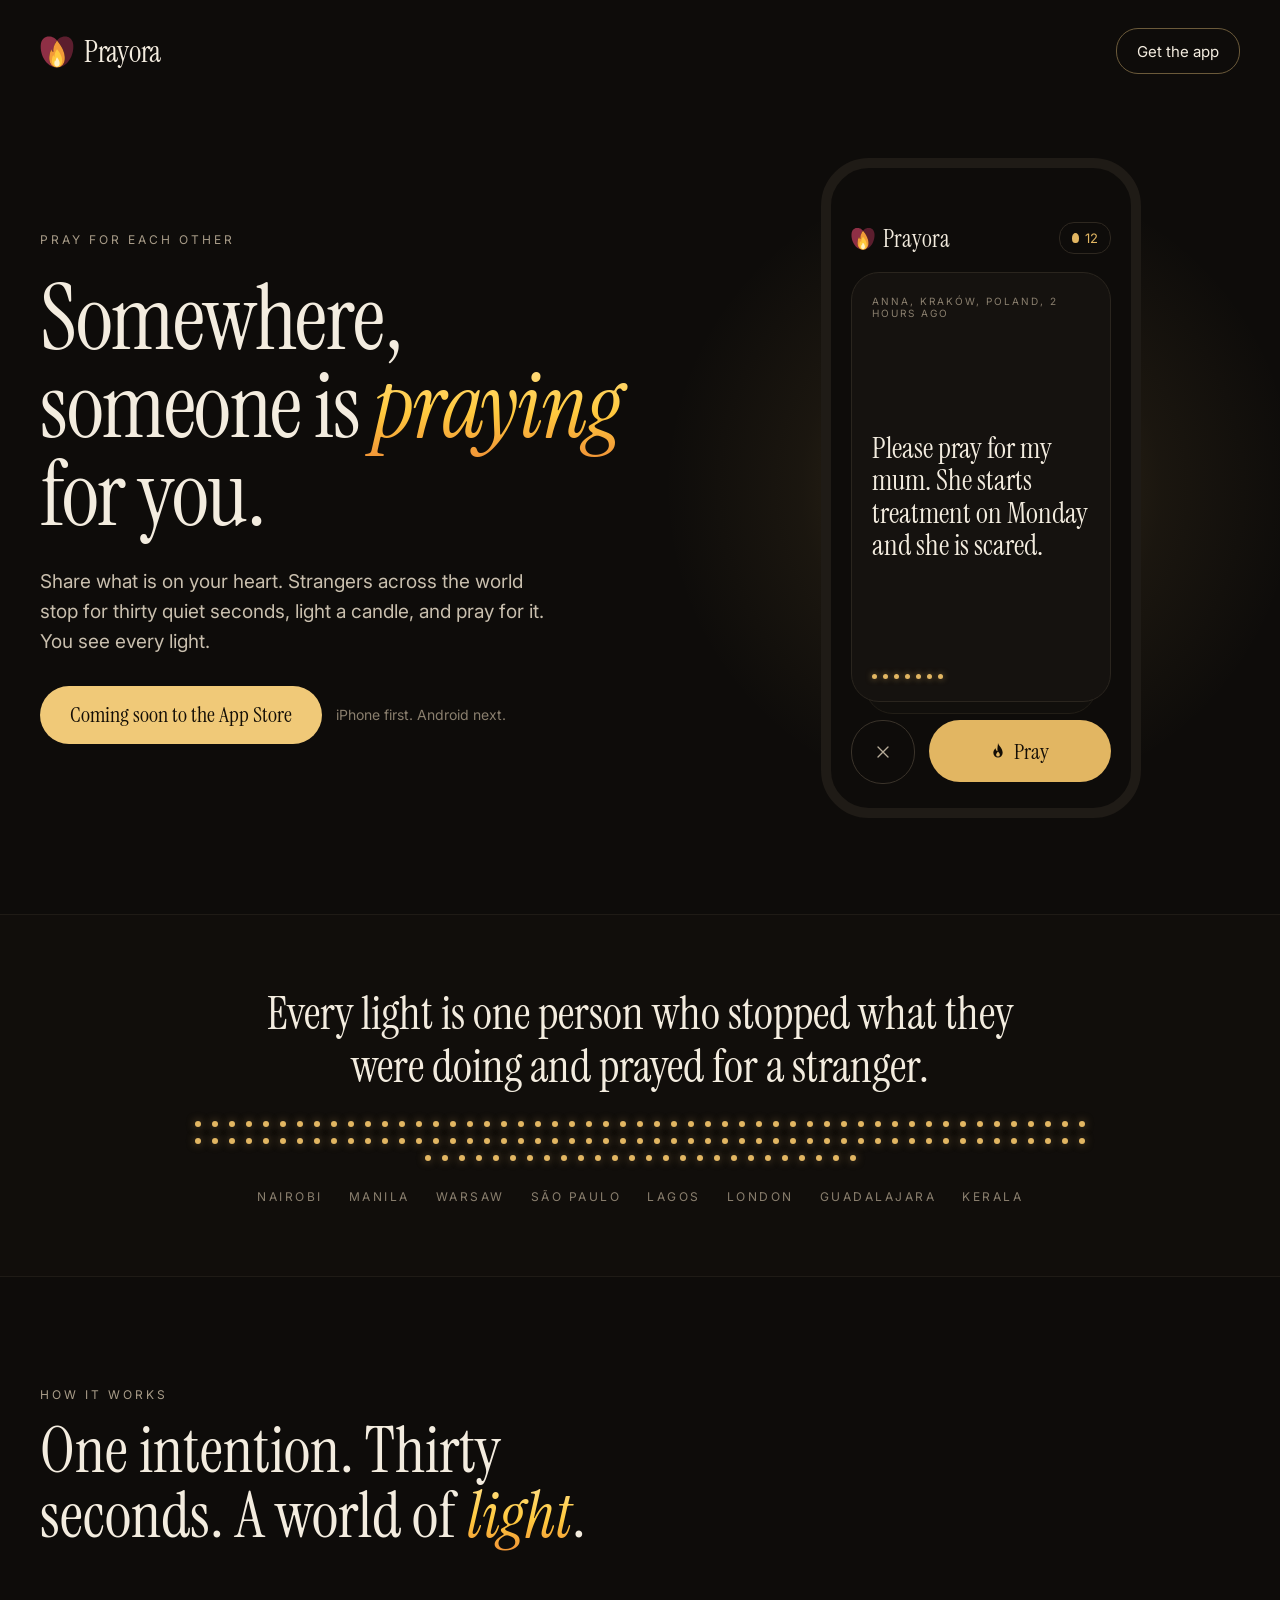
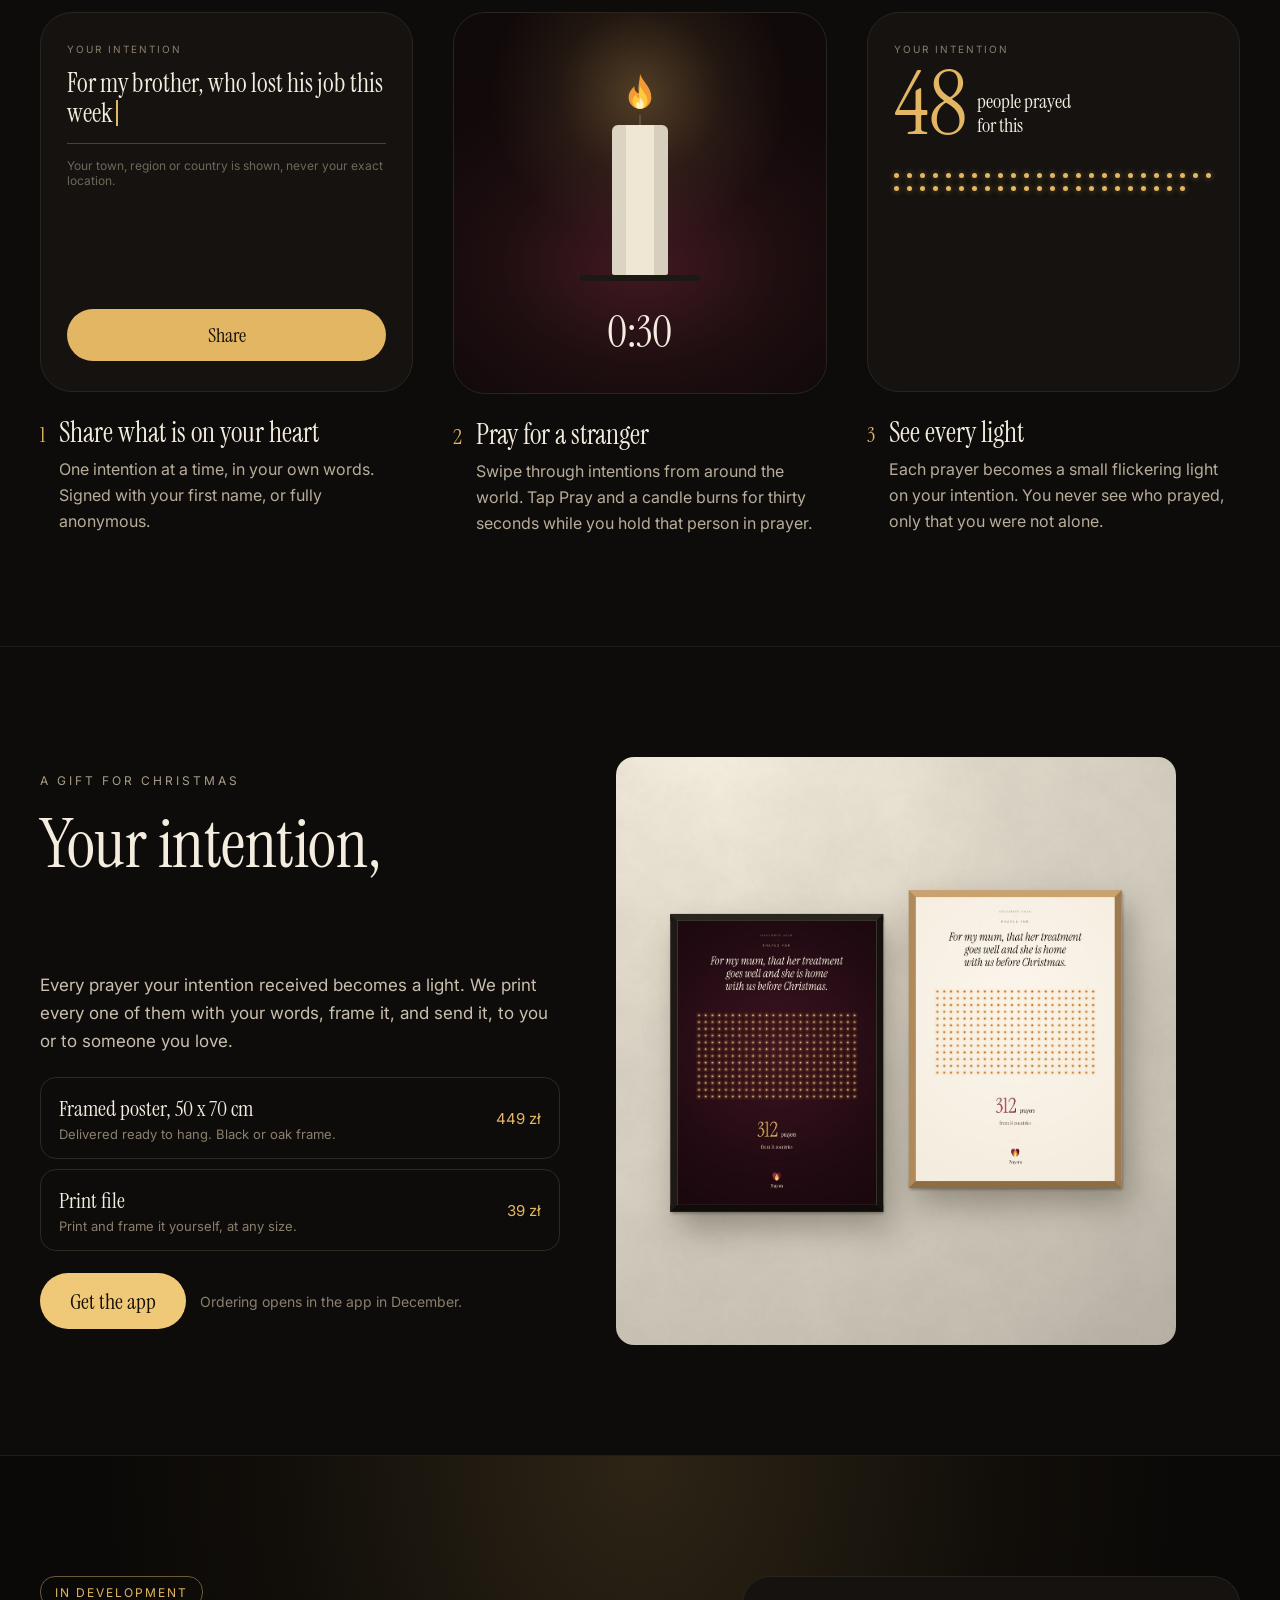
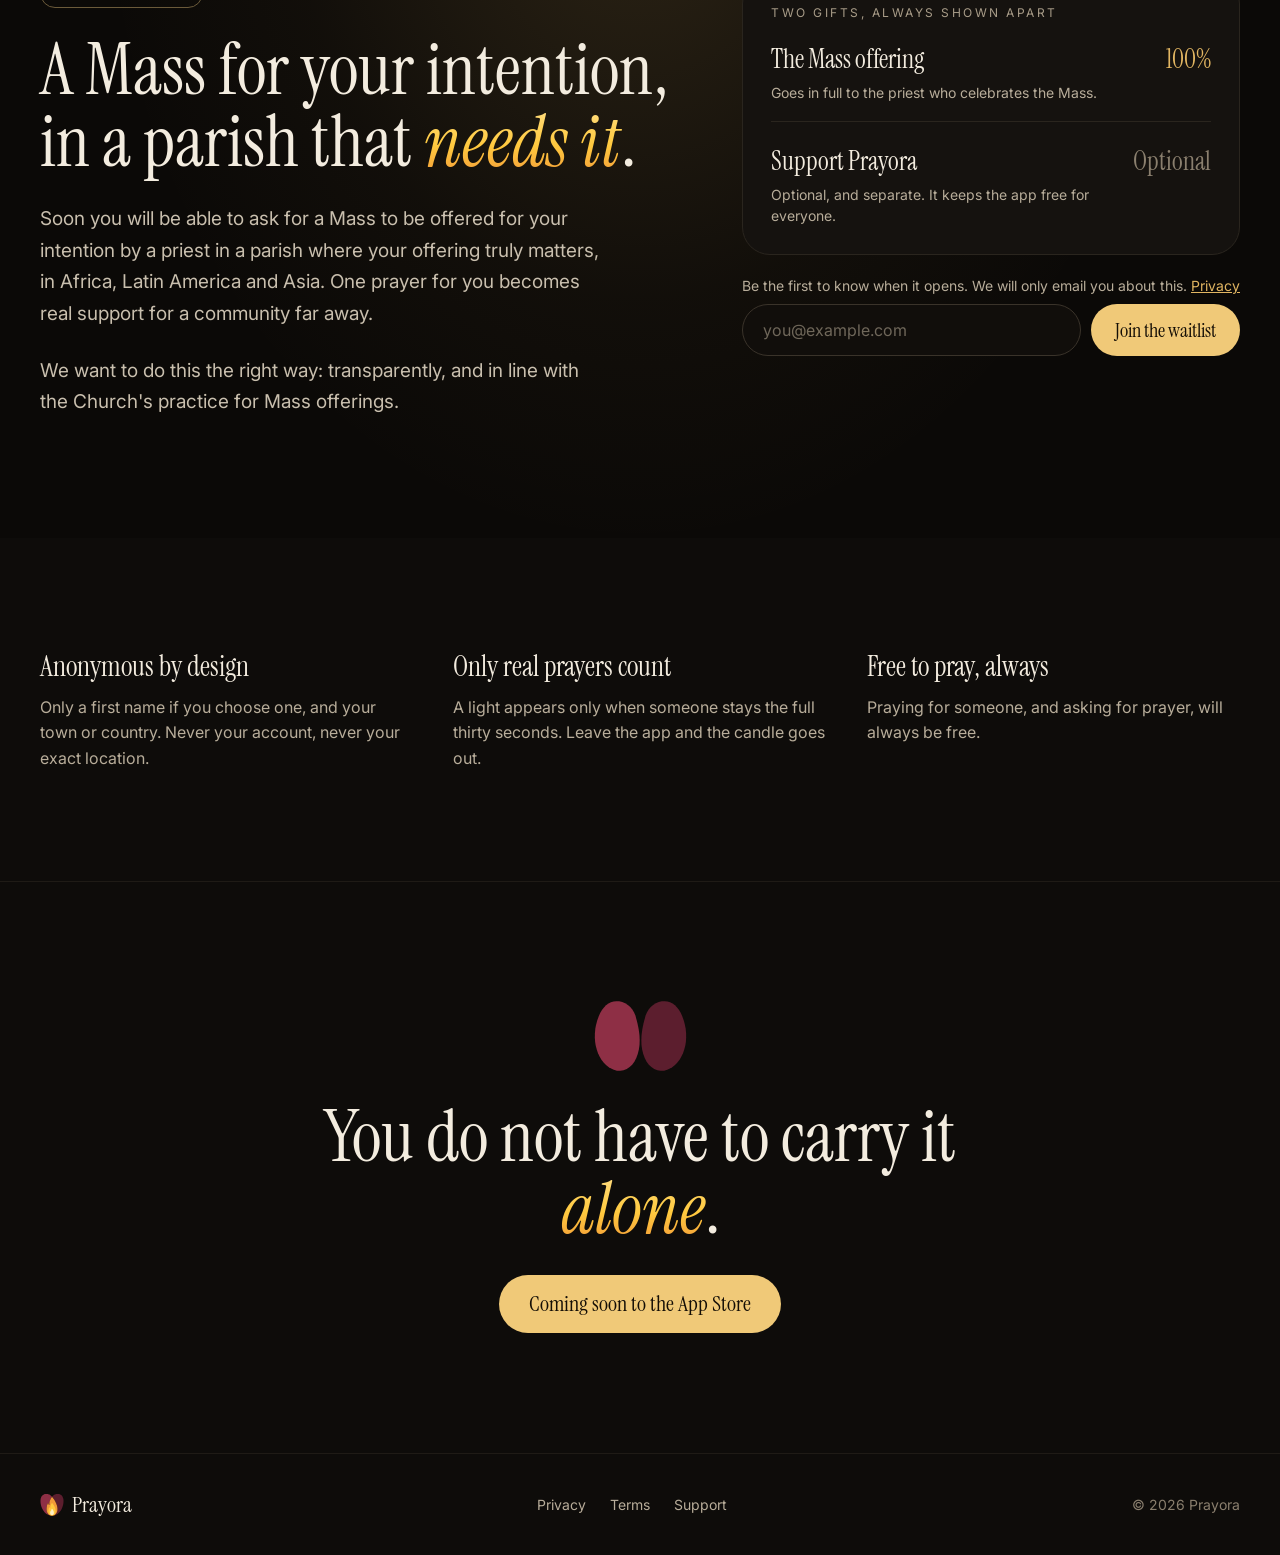
<file: index.html>
<!doctype html>
<html lang="en">
<head>
<meta charset="utf-8">
<meta name="viewport" content="width=device-width, initial-scale=1">
<title>Prayora: pray for each other</title>
<meta name="description" content="Share what is on your heart. Strangers across the world stop for thirty quiet seconds, light a candle, and pray for it.">
<meta property="og:title" content="Prayora: pray for each other">
<meta property="og:description" content="Somewhere, someone is praying for you.">
<meta property="og:image" content="https://jakub-ucinski.github.io/prayora-site/og.png">
<meta name="theme-color" content="#0E0C0A">
<link rel="icon" href="favicon.png">
<link rel="apple-touch-icon" href="apple-touch-icon.png">

<link rel="preconnect" href="https://fonts.googleapis.com">
<link href="https://fonts.googleapis.com/css2?family=Instrument+Serif:ital@0;1&amp;family=Inter:wght@400;500;600&amp;display=swap" rel="stylesheet">
<style>
body{margin:0;background:#0E0C0A}
a{color:#E2B662}a:hover{color:#F0C978}
@keyframes flicker{0%{opacity:.55;transform:scale(.9)}18%{opacity:.95;transform:scale(1.04)}31%{opacity:.7;transform:scale(.95)}47%{opacity:1;transform:scale(1.06)}63%{opacity:.6;transform:scale(.92)}79%{opacity:.9;transform:scale(1)}100%{opacity:.55;transform:scale(.9)}}
.lt{animation:flicker 3.1s ease-in-out infinite}
@keyframes flame{0%,100%{transform:scaleY(1) translateY(0)}50%{transform:scaleY(1.06) translateY(-1px)}}
.fl{animation:flame 2.4s ease-in-out infinite;transform-origin:50% 100%}
input::placeholder{color:#6F675A}
@media (max-width:700px){.step .txt{order:-1}}
.flame-text{font-style:italic;color:#FFC93E;background:linear-gradient(180deg,#FFE7A8 0%,#FFD25A 32%,#FFC93E 48%,#F29A38 76%,#EC8A2E 100%);-webkit-background-clip:text;background-clip:text;-webkit-text-fill-color:transparent;padding:0.05em 0.1em 0.24em 0.12em;margin:-0.05em -0.1em -0.24em -0.12em}
.rot{display:inline-grid}.rot>span{grid-area:1/1;opacity:0;animation:rot 12s infinite}
.rot>span:nth-child(2){animation-delay:3s}.rot>span:nth-child(3){animation-delay:6s}.rot>span:nth-child(4){animation-delay:9s}
@keyframes rot{0%{opacity:0;transform:translateY(10px)}4%,22%{opacity:1;transform:none}27%,100%{opacity:0;transform:translateY(-10px)}}
@media (prefers-reduced-motion:reduce){.rot>span{animation:none}.rot>span:first-child{opacity:1}}
.pframe{box-sizing:border-box;border-style:solid;box-shadow:8px 16px 30px rgba(43,33,24,.35),1px 2px 3px rgba(0,0,0,.35)}
</style>

</head>
<body>
<div style="min-height: 100vh; background: #0E0C0A; color: #F3ECDF; font-family: Inter, system-ui, sans-serif; overflow: hidden">

<header style="max-width: 1200px; margin: 0 auto; padding: 28px 24px; display: flex; align-items: center; justify-content: space-between; gap: 16px; flex-wrap: nowrap">
<a href="#top" style="display: flex; align-items: center; gap: 10px; text-decoration: none; color: #F3ECDF">
<svg width="34" height="33" viewBox="-48 -51 96 92" aria-hidden="true"><path d="M-15.8,-11.8L-15.5,-10.1L-15.0,-8.6L-14.5,-7.3L-13.7,-6.2L-12.9,-5.3L-12.0,-4.5L-11.0,-4.1L-10.0,-4.0L-10.5,-7.2L-10.5,-10.9L-9.9,-14.8L-8.8,-18.8L-7.3,-23.1L-5.1,-27.7L-2.7,-32.0L0.0,-36.0L-5.2,-29.3L-9.4,-23.3L-12.9,-17.5L-15.8,-11.8ZM0.3,40.0L1.9,39.9L3.9,39.8L7.2,39.3L10.4,38.5L13.5,37.4L16.5,36.0L19.3,34.4L22.1,32.6L25.1,30.2L27.6,27.9L30.3,25.0L32.8,21.9L35.2,18.6L37.0,15.5L39.0,11.9L40.7,8.1L42.2,4.2L43.4,0.2L44.5,-3.9L45.2,-8.1L45.8,-12.3L46.1,-17.6L46.1,-21.2L45.8,-24.9L45.2,-28.4L44.3,-31.5L43.1,-34.5L41.7,-37.1L40.0,-39.6L38.0,-41.7L35.9,-43.4L33.4,-45.0L30.8,-46.1L28.9,-46.7L26.8,-47.1L24.7,-47.4L22.6,-47.5L20.5,-47.5L18.4,-47.2L16.3,-46.8L14.3,-46.2L12.3,-45.5L10.3,-44.6L8.4,-43.5L6.5,-42.2L4.7,-40.9L3.0,-39.3L0.0,-36.0L5.4,-29.0L9.8,-22.6L13.6,-16.3L16.5,-10.4L18.8,-4.4L20.6,1.6L21.6,7.5L21.9,10.7L22.0,13.6L21.9,16.4L21.7,18.9L21.2,21.4L20.6,23.9L19.8,26.1L18.7,28.3L17.5,30.3L16.2,32.2L14.6,33.9L13.0,35.4L11.2,36.7L9.1,37.9L7.1,38.7L5.1,39.4L2.7,39.8L0.3,40.0Z" fill="#5C1E2E"></path><path d="M0.0,-36.0L-3.2,-39.5L-4.9,-41.0L-6.7,-42.4L-8.6,-43.6L-10.5,-44.7L-12.5,-45.5L-14.5,-46.3L-16.5,-46.9L-18.6,-47.3L-20.7,-47.5L-22.8,-47.5L-24.9,-47.4L-27.0,-47.1L-29.1,-46.6L-31.0,-46.0L-32.6,-45.3L-34.3,-44.4L-37.2,-42.4L-38.6,-41.1L-39.9,-39.7L-42.0,-36.6L-43.8,-33.0L-45.1,-28.9L-45.8,-24.4L-46.1,-19.6L-45.9,-13.4L-45.2,-8.1L-44.2,-2.9L-42.7,2.7L-40.7,8.1L-38.3,13.3L-35.4,18.2L-32.5,22.3L-29.0,26.5L-25.5,29.9L-21.7,32.8L-17.7,35.4L-13.5,37.4L-9.0,38.8L-4.8,39.7L-2.4,39.9L-1.5,40.0L-1.0,40.0L-0.5,40.0L-0.3,40.0L-2.5,39.9L-4.6,39.5L-6.7,38.9L-8.9,38.0L-10.9,36.9L-12.7,35.7L-14.3,34.2L-15.9,32.6L-17.3,30.7L-18.5,28.7L-19.6,26.5L-20.4,24.4L-21.1,21.9L-21.6,19.5L-21.9,16.7L-22.0,14.0L-21.9,11.1L-21.6,7.9L-20.6,2.0L-19.0,-4.0L-16.7,-10.0L-15.8,-11.8L-15.5,-10.1L-15.0,-8.6L-14.5,-7.3L-13.7,-6.2L-12.9,-5.3L-12.0,-4.5L-11.0,-4.1L-10.0,-4.0L-10.5,-7.2L-10.5,-10.5L-10.0,-14.4L-9.0,-18.3L-7.4,-22.7L-5.5,-26.9L-3.0,-31.6L0.0,-36.0ZM-0.2,-35.8L-0.2,-35.8L0.0,-36.0L-0.2,-35.8ZM-0.2,-35.7L-0.3,-35.6L-0.3,-35.6L-0.2,-35.7ZM-0.4,-35.5L-0.5,-35.4L-0.5,-35.4L-0.4,-35.5ZM-0.6,-35.3L-0.7,-35.2L-0.6,-35.2L-0.6,-35.3ZM-0.7,-35.1L-0.8,-34.9L-0.8,-35.0L-0.7,-35.1ZM-0.9,-34.9L-1.0,-34.7L-0.9,-34.8L-0.9,-34.9ZM-1.1,-34.6L-1.3,-34.4L-1.1,-34.6L-1.1,-34.6ZM-1.3,-34.4L-1.4,-34.2L-1.4,-34.2L-1.3,-34.4ZM-1.5,-34.1L-1.6,-34.0L-1.6,-34.0L-1.5,-34.1ZM-1.7,-33.9L-1.8,-33.8L-1.7,-33.8L-1.7,-33.9ZM-1.9,-33.7L-2.0,-33.5L-1.9,-33.6L-1.9,-33.7ZM-2.0,-33.4L-2.2,-33.3L-2.1,-33.4L-2.0,-33.4ZM-2.2,-33.2L-2.4,-33.0L-2.2,-33.2L-2.2,-33.2ZM-2.4,-33.0L-2.6,-32.7L-2.4,-33.0L-2.4,-33.0ZM-2.6,-32.7L-2.8,-32.5L-2.7,-32.5L-2.6,-32.7ZM-2.8,-32.4L-3.0,-32.3L-2.9,-32.3L-2.8,-32.4ZM-3.0,-32.2L-3.1,-32.0L-3.1,-32.1L-3.0,-32.2ZM-3.2,-31.9L-3.3,-31.8L-3.3,-31.9L-3.2,-31.9ZM-3.4,-31.7L-3.5,-31.5L-3.4,-31.6L-3.4,-31.7ZM-3.6,-31.4L-3.7,-31.2L-3.6,-31.4L-3.6,-31.4ZM-3.8,-31.2L-4.0,-30.9L-4.0,-30.9L-3.8,-31.2ZM-4.0,-30.9L-4.2,-30.7L-4.1,-30.7L-4.0,-30.9ZM-4.2,-30.6L-4.4,-30.4L-4.3,-30.5L-4.2,-30.6ZM-4.4,-30.3L-4.6,-30.2L-4.5,-30.2L-4.4,-30.3ZM-4.6,-30.1L-4.7,-29.9L-4.7,-30.0L-4.6,-30.1ZM-4.8,-29.8L-5.0,-29.6L-4.9,-29.8L-4.8,-29.8ZM-5.0,-29.5L-5.2,-29.3L-5.0,-29.5L-5.0,-29.5ZM-5.2,-29.3L-5.4,-29.0L-5.4,-29.0L-5.2,-29.3ZM-5.5,-28.9L-5.6,-28.7L-5.6,-28.8L-5.5,-28.9ZM-5.7,-28.6L-5.8,-28.5L-5.8,-28.5L-5.7,-28.6ZM-5.9,-28.4L-6.0,-28.2L-5.9,-28.3L-5.9,-28.4ZM-6.1,-28.1L-6.2,-27.9L-6.1,-28.0L-6.1,-28.1ZM-6.3,-27.8L-6.4,-27.6L-6.3,-27.8L-6.3,-27.8ZM-6.5,-27.5L-6.7,-27.3L-6.5,-27.5L-6.5,-27.5ZM-6.7,-27.2L-6.9,-27.0L-6.9,-27.0L-6.7,-27.2ZM-6.9,-26.9L-7.1,-26.7L-7.0,-26.7L-6.9,-26.9ZM-7.1,-26.6L-7.3,-26.4L-7.2,-26.5L-7.1,-26.6ZM-7.4,-26.3L-7.5,-26.1L-7.4,-26.2L-7.4,-26.3ZM-7.6,-26.0L-7.7,-25.8L-7.6,-25.9L-7.6,-26.0ZM-7.8,-25.7L-7.9,-25.5L-7.8,-25.7L-7.8,-25.7ZM-8.0,-25.4L-8.2,-25.1L-8.0,-25.4L-8.0,-25.4ZM-8.2,-25.1L-8.4,-24.8L-8.3,-24.9L-8.2,-25.1ZM-8.4,-24.7L-8.6,-24.5L-8.5,-24.6L-8.4,-24.7ZM-8.6,-24.4L-8.8,-24.2L-8.7,-24.3L-8.6,-24.4ZM-8.8,-24.1L-9.0,-23.9L-8.9,-24.0L-8.8,-24.1ZM-9.0,-23.8L-9.2,-23.6L-9.1,-23.8L-9.0,-23.8ZM-9.2,-23.5L-9.4,-23.3L-9.3,-23.5L-9.2,-23.5ZM-9.4,-23.2L-9.6,-22.9L-9.4,-23.2L-9.4,-23.2ZM-9.7,-22.8L-9.8,-22.6L-9.8,-22.6L-9.7,-22.8ZM-9.9,-22.5L-10.0,-22.3L-10.0,-22.3L-9.9,-22.5ZM-10.1,-22.2L-10.2,-22.0L-10.2,-22.1L-10.1,-22.2ZM-10.3,-21.8L-10.4,-21.7L-10.4,-21.8L-10.3,-21.8ZM-10.5,-21.5L-10.6,-21.3L-10.5,-21.5L-10.5,-21.5ZM-10.7,-21.2L-10.9,-21.0L-10.7,-21.2L-10.7,-21.2ZM-10.9,-20.9L-11.1,-20.6L-11.1,-20.6L-10.9,-20.9ZM-11.2,-20.5L-11.3,-20.3L-11.3,-20.3L-11.2,-20.5ZM-11.4,-20.1L-11.5,-19.9L-11.5,-20.0L-11.4,-20.1ZM-11.6,-19.8L-11.7,-19.6L-11.6,-19.7L-11.6,-19.8ZM-11.8,-19.5L-11.9,-19.3L-11.8,-19.4L-11.8,-19.5ZM-12.0,-19.1L-12.1,-18.9L-12.0,-19.1L-12.0,-19.1ZM-12.2,-18.8L-12.3,-18.5L-12.2,-18.8L-12.2,-18.8ZM-12.3,-18.5L-12.5,-18.2L-12.5,-18.2L-12.3,-18.5ZM-12.6,-18.0L-12.7,-17.8L-12.7,-17.9L-12.6,-18.0ZM-12.8,-17.7L-12.9,-17.5L-12.9,-17.6L-12.8,-17.7ZM-13.0,-17.3L-13.1,-17.1L-13.1,-17.2L-13.0,-17.3ZM-13.2,-17.0L-13.3,-16.8L-13.2,-16.9L-13.2,-17.0ZM-13.4,-16.7L-13.5,-16.4L-13.4,-16.6L-13.4,-16.7ZM-13.6,-16.3L-13.7,-16.0L-13.6,-16.3L-13.6,-16.3ZM-13.8,-16.0L-13.9,-15.6L-13.9,-15.7L-13.8,-16.0ZM-14.0,-15.5L-14.1,-15.3L-14.1,-15.3L-14.0,-15.5ZM-14.2,-15.2L-14.3,-14.9L-14.3,-15.0L-14.2,-15.2ZM-14.4,-14.8L-14.5,-14.6L-14.4,-14.7L-14.4,-14.8ZM-14.6,-14.4L-14.7,-14.2L-14.6,-14.4L-14.6,-14.4ZM-14.7,-14.1L-14.9,-13.8L-14.8,-14.0L-14.7,-14.1ZM-14.9,-13.7L-15.1,-13.4L-14.9,-13.7L-14.9,-13.7ZM-15.1,-13.3L-15.3,-13.0L-15.2,-13.1L-15.1,-13.3ZM-15.3,-12.9L-15.4,-12.7L-15.4,-12.7L-15.3,-12.9ZM-15.5,-12.5L-15.6,-12.3L-15.6,-12.4L-15.5,-12.5ZM-15.7,-12.2L-15.8,-11.9L-15.7,-12.1L-15.7,-12.2Z" fill="#8E2F45"></path><path d="M0.7,40.0L2.9,39.8L5.1,39.4L7.1,38.7L9.3,37.8L11.2,36.7L13.0,35.4L14.6,33.9L16.2,32.2L17.5,30.3L18.7,28.3L19.8,26.1L20.6,23.9L21.2,21.4L21.7,18.9L21.9,16.4L22.0,13.6L21.9,10.7L21.6,7.5L20.6,1.6L18.8,-4.4L16.5,-10.4L13.6,-16.3L9.8,-22.6L5.4,-29.0L0.0,-36.0L-2.7,-32.0L-5.1,-27.7L-7.3,-23.1L-8.8,-18.8L-9.9,-14.8L-10.5,-10.9L-10.5,-7.2L-10.0,-4.0L-11.0,-4.1L-12.0,-4.5L-12.9,-5.3L-13.7,-6.2L-14.5,-7.3L-15.0,-8.6L-15.5,-10.1L-15.8,-11.8L-16.7,-10.0L-17.9,-6.9L-19.1,-3.6L-20.7,2.4L-21.7,8.3L-21.9,11.1L-22.0,14.3L-21.9,16.9L-21.5,19.7L-21.1,22.1L-20.3,24.6L-19.4,27.0L-18.3,29.1L-17.0,31.1L-15.6,32.9L-14.0,34.5L-12.1,36.1L-10.3,37.3L-8.2,38.3L-5.9,39.2L-3.8,39.7L-1.6,39.9L0.7,40.0Z" fill="#F29A38"/><path d="M0.7,40.0L2.9,39.8L5.1,39.4L7.1,38.7L9.3,37.8L11.2,36.7L13.0,35.4L14.6,33.9L16.2,32.2L17.5,30.3L18.7,28.3L19.8,26.1L20.6,23.9L21.2,21.4L21.7,18.9L21.9,16.4L22.0,13.6L21.9,10.7L21.6,7.5L20.6,1.6L18.8,-4.4L16.5,-10.4L13.6,-16.3L9.8,-22.6L5.4,-29.0L0.0,-36.0L-2.7,-32.0L-5.1,-27.7L-7.3,-23.1L-8.8,-18.8L-9.9,-14.8L-10.5,-10.9L-10.5,-7.2L-10.0,-4.0L-11.0,-4.1L-12.0,-4.5L-12.9,-5.3L-13.7,-6.2L-14.5,-7.3L-15.0,-8.6L-15.5,-10.1L-15.8,-11.8L-16.7,-10.0L-17.9,-6.9L-19.1,-3.6L-20.7,2.4L-21.7,8.3L-21.9,11.1L-22.0,14.3L-21.9,16.9L-21.5,19.7L-21.1,22.1L-20.3,24.6L-19.4,27.0L-18.3,29.1L-17.0,31.1L-15.6,32.9L-14.0,34.5L-12.1,36.1L-10.3,37.3L-8.2,38.3L-5.9,39.2L-3.8,39.7L-1.6,39.9L0.7,40.0Z" fill="#FFC93E" transform="translate(0 36) scale(0.66) translate(0 -36)"/><path d="M0.7,40.0L2.9,39.8L5.1,39.4L7.1,38.7L9.3,37.8L11.2,36.7L13.0,35.4L14.6,33.9L16.2,32.2L17.5,30.3L18.7,28.3L19.8,26.1L20.6,23.9L21.2,21.4L21.7,18.9L21.9,16.4L22.0,13.6L21.9,10.7L21.6,7.5L20.6,1.6L18.8,-4.4L16.5,-10.4L13.6,-16.3L9.8,-22.6L5.4,-29.0L0.0,-36.0L-2.7,-32.0L-5.1,-27.7L-7.3,-23.1L-8.8,-18.8L-9.9,-14.8L-10.5,-10.9L-10.5,-7.2L-10.0,-4.0L-11.0,-4.1L-12.0,-4.5L-12.9,-5.3L-13.7,-6.2L-14.5,-7.3L-15.0,-8.6L-15.5,-10.1L-15.8,-11.8L-16.7,-10.0L-17.9,-6.9L-19.1,-3.6L-20.7,2.4L-21.7,8.3L-21.9,11.1L-22.0,14.3L-21.9,16.9L-21.5,19.7L-21.1,22.1L-20.3,24.6L-19.4,27.0L-18.3,29.1L-17.0,31.1L-15.6,32.9L-14.0,34.5L-12.1,36.1L-10.3,37.3L-8.2,38.3L-5.9,39.2L-3.8,39.7L-1.6,39.9L0.7,40.0Z" fill="#FFF1C4" transform="translate(0 36) scale(0.34) translate(0 -36)"/></svg>
<span style="font-family: 'Instrument Serif', Georgia, serif; font-size: 30px; letter-spacing: -0.3px">Prayora</span>
</a>
<nav aria-label="Main" style="display: flex; align-items: center; gap: 28px; flex-wrap: wrap">
<a href="#get" style="display: inline-flex; align-items: center; height: 44px; padding: 0 20px; border-radius: 22px; border: 1px solid #6B5A3A; color: #F3ECDF; text-decoration: none; font-size: 15px">Get the app</a>
</nav>
</header>

<section id="top" style="max-width: 1200px; margin: 0 auto; padding: 56px 24px 96px; display: flex; flex-wrap: wrap; align-items: center; gap: 64px">
<div style="flex: 1 1 480px; min-width: 0; display: flex; flex-direction: column; gap: 28px">
<div style="font-size: 12px; letter-spacing: 3px; text-transform: uppercase; color: #A89C88">Pray for each other</div>
<h1 style="margin: 0; font-family: 'Instrument Serif', Georgia, serif; font-weight: 400; font-size: clamp(52px, 7vw, 92px); line-height: 0.98; letter-spacing: -1.5px">Somewhere, someone is <span class="flame-text">praying</span> for you.</h1>
<p style="margin: 0; max-width: 520px; font-size: 19px; line-height: 1.6; color: #C9BFAE">Share what is on your heart. Strangers across the world stop for thirty quiet seconds, light a candle, and pray for it. You see every light.</p>
<div id="get" style="display: flex; flex-wrap: wrap; gap: 14px; align-items: center">
<a href="#get" style="display: inline-flex; align-items: center; justify-content: center; height: 58px; padding: 0 30px; border-radius: 29px; background: #F0C978; color: #140E06; text-decoration: none; font-family: 'Instrument Serif', Georgia, serif; font-size: 22px">Coming soon to the App Store</a>
<span style="font-size: 14px; color: #8A7F6E">iPhone first. Android next.</span>
</div>
</div>

<div style="flex: 1 1 380px; min-width: 0; display: flex; justify-content: center; position: relative">
<div aria-hidden="true" style="position: absolute; top: 50%; left: 50%; width: 640px; height: 640px; transform: translate(-50%, -50%); background: radial-gradient(circle, rgba(226,182,98,0.22) 0%, rgba(226,182,98,0.06) 40%, rgba(226,182,98,0) 70%)"></div>
<div role="img" aria-label="The Prayora app showing intention cards from people around the world" style="position: relative; width: 320px; height: 660px; border-radius: 48px; background: #0E0C0A; border: 10px solid #1F1B16; box-sizing: border-box; padding: 54px 20px 24px; display: flex; flex-direction: column; gap: 18px; overflow: hidden">
<div style="display: flex; justify-content: space-between; align-items: center">
<span style="display: flex; align-items: center; gap: 8px"><svg width="24" height="23" viewBox="-48 -51 96 92" aria-hidden="true"><path d="M-15.8,-11.8L-15.5,-10.1L-15.0,-8.6L-14.5,-7.3L-13.7,-6.2L-12.9,-5.3L-12.0,-4.5L-11.0,-4.1L-10.0,-4.0L-10.5,-7.2L-10.5,-10.9L-9.9,-14.8L-8.8,-18.8L-7.3,-23.1L-5.1,-27.7L-2.7,-32.0L0.0,-36.0L-5.2,-29.3L-9.4,-23.3L-12.9,-17.5L-15.8,-11.8ZM0.3,40.0L1.9,39.9L3.9,39.8L7.2,39.3L10.4,38.5L13.5,37.4L16.5,36.0L19.3,34.4L22.1,32.6L25.1,30.2L27.6,27.9L30.3,25.0L32.8,21.9L35.2,18.6L37.0,15.5L39.0,11.9L40.7,8.1L42.2,4.2L43.4,0.2L44.5,-3.9L45.2,-8.1L45.8,-12.3L46.1,-17.6L46.1,-21.2L45.8,-24.9L45.2,-28.4L44.3,-31.5L43.1,-34.5L41.7,-37.1L40.0,-39.6L38.0,-41.7L35.9,-43.4L33.4,-45.0L30.8,-46.1L28.9,-46.7L26.8,-47.1L24.7,-47.4L22.6,-47.5L20.5,-47.5L18.4,-47.2L16.3,-46.8L14.3,-46.2L12.3,-45.5L10.3,-44.6L8.4,-43.5L6.5,-42.2L4.7,-40.9L3.0,-39.3L0.0,-36.0L5.4,-29.0L9.8,-22.6L13.6,-16.3L16.5,-10.4L18.8,-4.4L20.6,1.6L21.6,7.5L21.9,10.7L22.0,13.6L21.9,16.4L21.7,18.9L21.2,21.4L20.6,23.9L19.8,26.1L18.7,28.3L17.5,30.3L16.2,32.2L14.6,33.9L13.0,35.4L11.2,36.7L9.1,37.9L7.1,38.7L5.1,39.4L2.7,39.8L0.3,40.0Z" fill="#5C1E2E"></path><path d="M0.0,-36.0L-3.2,-39.5L-4.9,-41.0L-6.7,-42.4L-8.6,-43.6L-10.5,-44.7L-12.5,-45.5L-14.5,-46.3L-16.5,-46.9L-18.6,-47.3L-20.7,-47.5L-22.8,-47.5L-24.9,-47.4L-27.0,-47.1L-29.1,-46.6L-31.0,-46.0L-32.6,-45.3L-34.3,-44.4L-37.2,-42.4L-38.6,-41.1L-39.9,-39.7L-42.0,-36.6L-43.8,-33.0L-45.1,-28.9L-45.8,-24.4L-46.1,-19.6L-45.9,-13.4L-45.2,-8.1L-44.2,-2.9L-42.7,2.7L-40.7,8.1L-38.3,13.3L-35.4,18.2L-32.5,22.3L-29.0,26.5L-25.5,29.9L-21.7,32.8L-17.7,35.4L-13.5,37.4L-9.0,38.8L-4.8,39.7L-2.4,39.9L-1.5,40.0L-1.0,40.0L-0.5,40.0L-0.3,40.0L-2.5,39.9L-4.6,39.5L-6.7,38.9L-8.9,38.0L-10.9,36.9L-12.7,35.7L-14.3,34.2L-15.9,32.6L-17.3,30.7L-18.5,28.7L-19.6,26.5L-20.4,24.4L-21.1,21.9L-21.6,19.5L-21.9,16.7L-22.0,14.0L-21.9,11.1L-21.6,7.9L-20.6,2.0L-19.0,-4.0L-16.7,-10.0L-15.8,-11.8L-15.5,-10.1L-15.0,-8.6L-14.5,-7.3L-13.7,-6.2L-12.9,-5.3L-12.0,-4.5L-11.0,-4.1L-10.0,-4.0L-10.5,-7.2L-10.5,-10.5L-10.0,-14.4L-9.0,-18.3L-7.4,-22.7L-5.5,-26.9L-3.0,-31.6L0.0,-36.0ZM-0.2,-35.8L-0.2,-35.8L0.0,-36.0L-0.2,-35.8ZM-0.2,-35.7L-0.3,-35.6L-0.3,-35.6L-0.2,-35.7ZM-0.4,-35.5L-0.5,-35.4L-0.5,-35.4L-0.4,-35.5ZM-0.6,-35.3L-0.7,-35.2L-0.6,-35.2L-0.6,-35.3ZM-0.7,-35.1L-0.8,-34.9L-0.8,-35.0L-0.7,-35.1ZM-0.9,-34.9L-1.0,-34.7L-0.9,-34.8L-0.9,-34.9ZM-1.1,-34.6L-1.3,-34.4L-1.1,-34.6L-1.1,-34.6ZM-1.3,-34.4L-1.4,-34.2L-1.4,-34.2L-1.3,-34.4ZM-1.5,-34.1L-1.6,-34.0L-1.6,-34.0L-1.5,-34.1ZM-1.7,-33.9L-1.8,-33.8L-1.7,-33.8L-1.7,-33.9ZM-1.9,-33.7L-2.0,-33.5L-1.9,-33.6L-1.9,-33.7ZM-2.0,-33.4L-2.2,-33.3L-2.1,-33.4L-2.0,-33.4ZM-2.2,-33.2L-2.4,-33.0L-2.2,-33.2L-2.2,-33.2ZM-2.4,-33.0L-2.6,-32.7L-2.4,-33.0L-2.4,-33.0ZM-2.6,-32.7L-2.8,-32.5L-2.7,-32.5L-2.6,-32.7ZM-2.8,-32.4L-3.0,-32.3L-2.9,-32.3L-2.8,-32.4ZM-3.0,-32.2L-3.1,-32.0L-3.1,-32.1L-3.0,-32.2ZM-3.2,-31.9L-3.3,-31.8L-3.3,-31.9L-3.2,-31.9ZM-3.4,-31.7L-3.5,-31.5L-3.4,-31.6L-3.4,-31.7ZM-3.6,-31.4L-3.7,-31.2L-3.6,-31.4L-3.6,-31.4ZM-3.8,-31.2L-4.0,-30.9L-4.0,-30.9L-3.8,-31.2ZM-4.0,-30.9L-4.2,-30.7L-4.1,-30.7L-4.0,-30.9ZM-4.2,-30.6L-4.4,-30.4L-4.3,-30.5L-4.2,-30.6ZM-4.4,-30.3L-4.6,-30.2L-4.5,-30.2L-4.4,-30.3ZM-4.6,-30.1L-4.7,-29.9L-4.7,-30.0L-4.6,-30.1ZM-4.8,-29.8L-5.0,-29.6L-4.9,-29.8L-4.8,-29.8ZM-5.0,-29.5L-5.2,-29.3L-5.0,-29.5L-5.0,-29.5ZM-5.2,-29.3L-5.4,-29.0L-5.4,-29.0L-5.2,-29.3ZM-5.5,-28.9L-5.6,-28.7L-5.6,-28.8L-5.5,-28.9ZM-5.7,-28.6L-5.8,-28.5L-5.8,-28.5L-5.7,-28.6ZM-5.9,-28.4L-6.0,-28.2L-5.9,-28.3L-5.9,-28.4ZM-6.1,-28.1L-6.2,-27.9L-6.1,-28.0L-6.1,-28.1ZM-6.3,-27.8L-6.4,-27.6L-6.3,-27.8L-6.3,-27.8ZM-6.5,-27.5L-6.7,-27.3L-6.5,-27.5L-6.5,-27.5ZM-6.7,-27.2L-6.9,-27.0L-6.9,-27.0L-6.7,-27.2ZM-6.9,-26.9L-7.1,-26.7L-7.0,-26.7L-6.9,-26.9ZM-7.1,-26.6L-7.3,-26.4L-7.2,-26.5L-7.1,-26.6ZM-7.4,-26.3L-7.5,-26.1L-7.4,-26.2L-7.4,-26.3ZM-7.6,-26.0L-7.7,-25.8L-7.6,-25.9L-7.6,-26.0ZM-7.8,-25.7L-7.9,-25.5L-7.8,-25.7L-7.8,-25.7ZM-8.0,-25.4L-8.2,-25.1L-8.0,-25.4L-8.0,-25.4ZM-8.2,-25.1L-8.4,-24.8L-8.3,-24.9L-8.2,-25.1ZM-8.4,-24.7L-8.6,-24.5L-8.5,-24.6L-8.4,-24.7ZM-8.6,-24.4L-8.8,-24.2L-8.7,-24.3L-8.6,-24.4ZM-8.8,-24.1L-9.0,-23.9L-8.9,-24.0L-8.8,-24.1ZM-9.0,-23.8L-9.2,-23.6L-9.1,-23.8L-9.0,-23.8ZM-9.2,-23.5L-9.4,-23.3L-9.3,-23.5L-9.2,-23.5ZM-9.4,-23.2L-9.6,-22.9L-9.4,-23.2L-9.4,-23.2ZM-9.7,-22.8L-9.8,-22.6L-9.8,-22.6L-9.7,-22.8ZM-9.9,-22.5L-10.0,-22.3L-10.0,-22.3L-9.9,-22.5ZM-10.1,-22.2L-10.2,-22.0L-10.2,-22.1L-10.1,-22.2ZM-10.3,-21.8L-10.4,-21.7L-10.4,-21.8L-10.3,-21.8ZM-10.5,-21.5L-10.6,-21.3L-10.5,-21.5L-10.5,-21.5ZM-10.7,-21.2L-10.9,-21.0L-10.7,-21.2L-10.7,-21.2ZM-10.9,-20.9L-11.1,-20.6L-11.1,-20.6L-10.9,-20.9ZM-11.2,-20.5L-11.3,-20.3L-11.3,-20.3L-11.2,-20.5ZM-11.4,-20.1L-11.5,-19.9L-11.5,-20.0L-11.4,-20.1ZM-11.6,-19.8L-11.7,-19.6L-11.6,-19.7L-11.6,-19.8ZM-11.8,-19.5L-11.9,-19.3L-11.8,-19.4L-11.8,-19.5ZM-12.0,-19.1L-12.1,-18.9L-12.0,-19.1L-12.0,-19.1ZM-12.2,-18.8L-12.3,-18.5L-12.2,-18.8L-12.2,-18.8ZM-12.3,-18.5L-12.5,-18.2L-12.5,-18.2L-12.3,-18.5ZM-12.6,-18.0L-12.7,-17.8L-12.7,-17.9L-12.6,-18.0ZM-12.8,-17.7L-12.9,-17.5L-12.9,-17.6L-12.8,-17.7ZM-13.0,-17.3L-13.1,-17.1L-13.1,-17.2L-13.0,-17.3ZM-13.2,-17.0L-13.3,-16.8L-13.2,-16.9L-13.2,-17.0ZM-13.4,-16.7L-13.5,-16.4L-13.4,-16.6L-13.4,-16.7ZM-13.6,-16.3L-13.7,-16.0L-13.6,-16.3L-13.6,-16.3ZM-13.8,-16.0L-13.9,-15.6L-13.9,-15.7L-13.8,-16.0ZM-14.0,-15.5L-14.1,-15.3L-14.1,-15.3L-14.0,-15.5ZM-14.2,-15.2L-14.3,-14.9L-14.3,-15.0L-14.2,-15.2ZM-14.4,-14.8L-14.5,-14.6L-14.4,-14.7L-14.4,-14.8ZM-14.6,-14.4L-14.7,-14.2L-14.6,-14.4L-14.6,-14.4ZM-14.7,-14.1L-14.9,-13.8L-14.8,-14.0L-14.7,-14.1ZM-14.9,-13.7L-15.1,-13.4L-14.9,-13.7L-14.9,-13.7ZM-15.1,-13.3L-15.3,-13.0L-15.2,-13.1L-15.1,-13.3ZM-15.3,-12.9L-15.4,-12.7L-15.4,-12.7L-15.3,-12.9ZM-15.5,-12.5L-15.6,-12.3L-15.6,-12.4L-15.5,-12.5ZM-15.7,-12.2L-15.8,-11.9L-15.7,-12.1L-15.7,-12.2Z" fill="#8E2F45"></path><path d="M0.7,40.0L2.9,39.8L5.1,39.4L7.1,38.7L9.3,37.8L11.2,36.7L13.0,35.4L14.6,33.9L16.2,32.2L17.5,30.3L18.7,28.3L19.8,26.1L20.6,23.9L21.2,21.4L21.7,18.9L21.9,16.4L22.0,13.6L21.9,10.7L21.6,7.5L20.6,1.6L18.8,-4.4L16.5,-10.4L13.6,-16.3L9.8,-22.6L5.4,-29.0L0.0,-36.0L-2.7,-32.0L-5.1,-27.7L-7.3,-23.1L-8.8,-18.8L-9.9,-14.8L-10.5,-10.9L-10.5,-7.2L-10.0,-4.0L-11.0,-4.1L-12.0,-4.5L-12.9,-5.3L-13.7,-6.2L-14.5,-7.3L-15.0,-8.6L-15.5,-10.1L-15.8,-11.8L-16.7,-10.0L-17.9,-6.9L-19.1,-3.6L-20.7,2.4L-21.7,8.3L-21.9,11.1L-22.0,14.3L-21.9,16.9L-21.5,19.7L-21.1,22.1L-20.3,24.6L-19.4,27.0L-18.3,29.1L-17.0,31.1L-15.6,32.9L-14.0,34.5L-12.1,36.1L-10.3,37.3L-8.2,38.3L-5.9,39.2L-3.8,39.7L-1.6,39.9L0.7,40.0Z" fill="#F29A38"/><path d="M0.7,40.0L2.9,39.8L5.1,39.4L7.1,38.7L9.3,37.8L11.2,36.7L13.0,35.4L14.6,33.9L16.2,32.2L17.5,30.3L18.7,28.3L19.8,26.1L20.6,23.9L21.2,21.4L21.7,18.9L21.9,16.4L22.0,13.6L21.9,10.7L21.6,7.5L20.6,1.6L18.8,-4.4L16.5,-10.4L13.6,-16.3L9.8,-22.6L5.4,-29.0L0.0,-36.0L-2.7,-32.0L-5.1,-27.7L-7.3,-23.1L-8.8,-18.8L-9.9,-14.8L-10.5,-10.9L-10.5,-7.2L-10.0,-4.0L-11.0,-4.1L-12.0,-4.5L-12.9,-5.3L-13.7,-6.2L-14.5,-7.3L-15.0,-8.6L-15.5,-10.1L-15.8,-11.8L-16.7,-10.0L-17.9,-6.9L-19.1,-3.6L-20.7,2.4L-21.7,8.3L-21.9,11.1L-22.0,14.3L-21.9,16.9L-21.5,19.7L-21.1,22.1L-20.3,24.6L-19.4,27.0L-18.3,29.1L-17.0,31.1L-15.6,32.9L-14.0,34.5L-12.1,36.1L-10.3,37.3L-8.2,38.3L-5.9,39.2L-3.8,39.7L-1.6,39.9L0.7,40.0Z" fill="#FFC93E" transform="translate(0 36) scale(0.66) translate(0 -36)"/><path d="M0.7,40.0L2.9,39.8L5.1,39.4L7.1,38.7L9.3,37.8L11.2,36.7L13.0,35.4L14.6,33.9L16.2,32.2L17.5,30.3L18.7,28.3L19.8,26.1L20.6,23.9L21.2,21.4L21.7,18.9L21.9,16.4L22.0,13.6L21.9,10.7L21.6,7.5L20.6,1.6L18.8,-4.4L16.5,-10.4L13.6,-16.3L9.8,-22.6L5.4,-29.0L0.0,-36.0L-2.7,-32.0L-5.1,-27.7L-7.3,-23.1L-8.8,-18.8L-9.9,-14.8L-10.5,-10.9L-10.5,-7.2L-10.0,-4.0L-11.0,-4.1L-12.0,-4.5L-12.9,-5.3L-13.7,-6.2L-14.5,-7.3L-15.0,-8.6L-15.5,-10.1L-15.8,-11.8L-16.7,-10.0L-17.9,-6.9L-19.1,-3.6L-20.7,2.4L-21.7,8.3L-21.9,11.1L-22.0,14.3L-21.9,16.9L-21.5,19.7L-21.1,22.1L-20.3,24.6L-19.4,27.0L-18.3,29.1L-17.0,31.1L-15.6,32.9L-14.0,34.5L-12.1,36.1L-10.3,37.3L-8.2,38.3L-5.9,39.2L-3.8,39.7L-1.6,39.9L0.7,40.0Z" fill="#FFF1C4" transform="translate(0 36) scale(0.34) translate(0 -36)"/></svg><span style="font-family: 'Instrument Serif', Georgia, serif; font-size: 24px">Prayora</span></span>
<span style="display: inline-flex; align-items: center; gap: 6px; height: 30px; padding: 0 12px; border-radius: 15px; border: 1px solid #2E2820; font-size: 13px; color: #E2B662"><span class="fl" style="display: inline-block; width: 7px; height: 10px; border-radius: 50% 50% 45% 45%; background: #E2B662"></span>12</span>
</div>
<div style="flex: 1; position: relative; display: flex">
<div aria-hidden="true" style="position: absolute; top: 16px; left: 14px; right: 14px; bottom: -12px; border-radius: 28px; background: #110F0C; border: 1px solid #221E17"></div>
<div id="card" style="position: relative; flex: 1; border-radius: 28px; background: #15120F; border: 1px solid #2A251E; padding: 22px 20px; display: flex; flex-direction: column; gap: 14px">
<div id="card-meta" style="font-size: 10px; letter-spacing: 2px; text-transform: uppercase; color: #8A7F6E">Anna, Kraków, Poland, 2 hours ago</div>
<div id="card-text" style="flex: 1; display: flex; align-items: center; font-family: 'Instrument Serif', Georgia, serif; font-size: 29px; line-height: 1.12">Please pray for my mum. She starts treatment on Monday and she is scared.</div>
<div id="card-lights" style="display: flex; flex-wrap: wrap; gap: 6px; max-width: 200px">
<template data-lights="fewLights"><span class="lt" style="width: 5px; height: 5px; border-radius: 50%; background: #E2B662; box-shadow: 0 0 6px rgba(226,182,98,0.6); animation-delay: ${d.delay}; animation-duration: ${d.dur}"></span></template>
</div>
</div>
</div>
<div style="display: flex; gap: 14px; justify-content: center">
<span style="width: 62px; height: 62px; border-radius: 31px; border: 1px solid #3A332A; display: flex; align-items: center; justify-content: center"><svg width="20" height="20" viewBox="0 0 24 24" fill="none" stroke="#B8AD9A" stroke-width="1.6" stroke-linecap="round" aria-hidden="true"><path d="M6 6l12 12M18 6L6 18"></path></svg></span>
<span style="flex: 1; height: 62px; border-radius: 31px; background: #E2B662; display: flex; align-items: center; justify-content: center; gap: 9px; font-family: 'Instrument Serif', Georgia, serif; font-size: 22px; color: #140E06"><svg width="14" height="18" viewBox="0 0 30 38" aria-hidden="true"><path d="M15 2C17 9 25 13 25 23a10 10 0 0 1-20 0c0-5 3-8 5-10 0 4 2 6 4 6-1-6 1-12 1-17z" fill="#140E06"></path><path d="M15 20c1.5 2.5 4 4 4 7a4 4 0 0 1-8 0c0-2 1.5-3.5 4-7z" fill="#E2B662"></path></svg>Pray</span>
</div>
</div>
</div>
</section>

<section aria-label="Prayers around the world" style="border-top: 1px solid #1F1B16; border-bottom: 1px solid #1F1B16; background: #110E0B">
<div style="max-width: 1200px; margin: 0 auto; padding: 72px 24px; display: flex; flex-direction: column; align-items: center; gap: 28px; text-align: center">
<p style="margin: 0; max-width: 760px; font-family: 'Instrument Serif', Georgia, serif; font-size: clamp(30px, 3.6vw, 46px); line-height: 1.15">Every light is one person who stopped what they were doing and prayed for a stranger.</p>
<div aria-hidden="true" style="display: flex; flex-wrap: wrap; gap: 11px; justify-content: center; max-width: 900px">
<template data-lights="manyLights"><span class="lt" style="width: 6px; height: 6px; border-radius: 50%; background: #E2B662; box-shadow: 0 0 8px rgba(226,182,98,0.5); animation-delay: ${d.delay}; animation-duration: ${d.dur}"></span></template>
</div>
<div style="display: flex; flex-wrap: wrap; gap: 10px 26px; justify-content: center; font-size: 12px; letter-spacing: 2.5px; text-transform: uppercase; color: #8A7F6E">
<span>Nairobi</span><span>Manila</span><span>Warsaw</span><span>São Paulo</span><span>Lagos</span><span>London</span><span>Guadalajara</span><span>Kerala</span>
</div>
</div>
</section>

<section id="how" style="max-width: 1200px; margin: 0 auto; padding: 110px 24px; display: flex; flex-direction: column; gap: 64px">
<div style="display: flex; flex-direction: column; gap: 16px; max-width: 640px">
<div style="font-size: 12px; letter-spacing: 3px; text-transform: uppercase; color: #A89C88">How it works</div>
<h2 style="margin: 0; font-family: 'Instrument Serif', Georgia, serif; font-weight: 400; font-size: clamp(40px, 5vw, 64px); line-height: 1.02">One intention. Thirty seconds. A world of <span class="flame-text">light</span>.</h2>
</div>
<div style="display: grid; grid-template-columns: repeat(auto-fit, minmax(280px, 1fr)); gap: 40px">

<div class="step" style="display: flex; flex-direction: column; gap: 22px">
<div role="img" aria-label="Writing an intention" style="height: 380px; border-radius: 32px; background: #15120F; border: 1px solid #2A251E; padding: 30px 26px; display: flex; flex-direction: column; gap: 14px; box-sizing: border-box">
<div style="font-size: 10px; letter-spacing: 2px; text-transform: uppercase; color: #8A7F6E">Your intention</div>
<div style="font-family: 'Instrument Serif', Georgia, serif; font-size: 26px; line-height: 1.15; color: #F3ECDF; border-bottom: 1px solid #4A4236; padding-bottom: 14px; min-height: 60px"><span id="typed">For my brother, who lost his job this week</span><span class="fl" style="display: inline-block; width: 2px; height: 26px; background: #E2B662; margin-left: 3px; vertical-align: -4px"></span></div>
<div style="font-size: 12px; color: #6F675A">Your town, region or country is shown, never your exact location.</div>
<div style="flex: 1"></div>
<span style="height: 52px; border-radius: 26px; background: #E2B662; display: flex; align-items: center; justify-content: center; font-family: 'Instrument Serif', Georgia, serif; font-size: 20px; color: #140E06">Share</span>
</div>
<div class="txt" style="display: flex; gap: 14px; align-items: baseline"><span style="font-family: 'Instrument Serif', Georgia, serif; font-size: 22px; color: #E2B662">1</span><div style="display: flex; flex-direction: column; gap: 6px"><h3 style="margin: 0; font-family: 'Instrument Serif', Georgia, serif; font-weight: 400; font-size: 28px">Share what is on your heart</h3><p style="margin: 0; font-size: 16px; line-height: 1.6; color: #B8AD9A">One intention at a time, in your own words. Signed with your first name, or fully anonymous.</p></div></div>
</div>

<div class="step" style="display: flex; flex-direction: column; gap: 22px">
<div role="img" aria-label="The thirty second candle" style="height: 380px; border-radius: 32px; background: #0B0907; border: 1px solid #2A251E; display: flex; flex-direction: column; align-items: center; justify-content: center; gap: 22px; position: relative; overflow: hidden">
<div aria-hidden="true" style="position: absolute; inset: 0; background: radial-gradient(ellipse 85% 60% at 50% 66%, rgba(142,47,69,0.42) 0%, rgba(92,30,46,0.24) 45%, rgba(40,12,20,0.25) 80%, rgba(40,12,20,0.2) 100%)"></div>
<div style="position: relative; height: 236px; display: flex; flex-direction: column; align-items: center; justify-content: flex-end">
<div style="position: relative; width: 34px; height: 44px">
<div aria-hidden="true" style="position: absolute; left: 50%; top: 50%; width: 300px; height: 300px; transform: translate(-50%, -50%); background: radial-gradient(circle closest-side, rgba(226,182,98,0.3) 0%, rgba(226,182,98,0.08) 55%, rgba(226,182,98,0) 100%)"></div>
<svg class="fl" width="34" height="44" viewBox="0 0 30 38" aria-hidden="true" style="position: relative"><path d="M15 2C17 9 25 13 25 23a10 10 0 0 1-20 0c0-5 3-8 5-10 0 4 2 6 4 6-1-6 1-12 1-17z" fill="#F29A38"></path><path d="M15 2C17 9 25 13 25 23a10 10 0 0 1-20 0c0-5 3-8 5-10 0 4 2 6 4 6-1-6 1-12 1-17z" fill="#FFC93E" transform="translate(15 33) scale(0.66) translate(-15 -33)"></path><path d="M15 2C17 9 25 13 25 23a10 10 0 0 1-20 0c0-5 3-8 5-10 0 4 2 6 4 6-1-6 1-12 1-17z" fill="#FFF1C4" transform="translate(15 33) scale(0.34) translate(-15 -33)"></path></svg>
</div>
<div style="width: 2px; height: 10px; background: #3B3329"></div>
<div id="candle-body" style="position: relative; width: 56px; height: 150px; border-radius: 6px 6px 2px 2px; background: linear-gradient(90deg, rgba(0,0,0,0.08) 0 14px, transparent 14px 42px, rgba(0,0,0,0.1) 42px 56px), #EFE6D3"></div>
<div style="width: 120px; height: 6px; border-radius: 3px; background: #1C1814"></div>
</div>
<div id="countdown" style="position: relative; font-family: 'Instrument Serif', Georgia, serif; font-size: 44px; color: #F3ECDF; font-variant-numeric: tabular-nums">0:30</div>
</div>
<div class="txt" style="display: flex; gap: 14px; align-items: baseline"><span style="font-family: 'Instrument Serif', Georgia, serif; font-size: 22px; color: #E2B662">2</span><div style="display: flex; flex-direction: column; gap: 6px"><h3 style="margin: 0; font-family: 'Instrument Serif', Georgia, serif; font-weight: 400; font-size: 28px">Pray for a stranger</h3><p style="margin: 0; font-size: 16px; line-height: 1.6; color: #B8AD9A">Swipe through intentions from around the world. Tap Pray and a candle burns for thirty seconds while you hold that person in prayer.</p></div></div>
</div>

<div class="step" style="display: flex; flex-direction: column; gap: 22px">
<div role="img" aria-label="The lights of everyone who prayed" style="height: 380px; border-radius: 32px; background: #15120F; border: 1px solid #2A251E; padding: 30px 26px; display: flex; flex-direction: column; gap: 10px; box-sizing: border-box">
<div style="font-size: 10px; letter-spacing: 2px; text-transform: uppercase; color: #8A7F6E">Your intention</div>
<div style="display: flex; align-items: flex-end; gap: 10px"><span style="font-family: 'Instrument Serif', Georgia, serif; font-size: 88px; line-height: 0.9; color: #E2B662">48</span><span style="font-family: 'Instrument Serif', Georgia, serif; font-size: 20px; line-height: 1.2; padding-bottom: 8px">people prayed<br>for this</span></div>
<div style="display: flex; flex-wrap: wrap; gap: 8px; margin-top: 18px">
<template data-lights="someLights"><span class="lt" style="width: 5px; height: 5px; border-radius: 50%; background: #E2B662; box-shadow: 0 0 6px rgba(226,182,98,0.55); animation-delay: ${d.delay}; animation-duration: ${d.dur}"></span></template>
</div>
</div>
<div class="txt" style="display: flex; gap: 14px; align-items: baseline"><span style="font-family: 'Instrument Serif', Georgia, serif; font-size: 22px; color: #E2B662">3</span><div style="display: flex; flex-direction: column; gap: 6px"><h3 style="margin: 0; font-family: 'Instrument Serif', Georgia, serif; font-weight: 400; font-size: 28px">See every light</h3><p style="margin: 0; font-size: 16px; line-height: 1.6; color: #B8AD9A">Each prayer becomes a small flickering light on your intention. You never see who prayed, only that you were not alone.</p></div></div>
</div>

</div>
</section>

<section id="poster" style="border-top: 1px solid #1F1B16">
<div style="max-width: 1200px; margin: 0 auto; padding: 110px 24px; display: flex; flex-wrap: wrap; align-items: center; gap: 56px">
<div style="flex: 1 1 380px; display: flex; flex-direction: column; gap: 22px; max-width: 520px">
<div style="font-size: 12px; letter-spacing: 3px; text-transform: uppercase; color: #A89C88">A gift for Christmas</div>
<h2 style="margin: 0; font-family: 'Instrument Serif', Georgia, serif; font-weight: 400; font-size: clamp(44px, 6vw, 68px); line-height: 1.02; letter-spacing: -0.5px">Your intention,<br><span class="rot"><span class="flame-text">as a gift.</span><span class="flame-text">remembered.</span><span class="flame-text">on your wall.</span><span class="flame-text">kept in light.</span></span></h2>
<p style="margin: 0; font-size: 17px; line-height: 1.65; color: #C9BFAE">Every prayer your intention received becomes a light. We print every one of them with your words, frame it, and send it, to you or to someone you love.</p>
<div style="display: flex; flex-direction: column; gap: 10px">
<div style="display: flex; align-items: center; gap: 14px; padding: 16px 18px; border: 1px solid #2E2820; border-radius: 16px"><div><div style="font-family: 'Instrument Serif', Georgia, serif; font-size: 22px">Framed poster, 50 x 70 cm</div><div style="font-size: 13px; color: #8A7F6E; margin-top: 3px">Delivered ready to hang. Black or oak frame.</div></div><div style="margin-left: auto; font-size: 15px; color: #E2B662; white-space: nowrap">449 zł</div></div>
<div style="display: flex; align-items: center; gap: 14px; padding: 16px 18px; border: 1px solid #2E2820; border-radius: 16px"><div><div style="font-family: 'Instrument Serif', Georgia, serif; font-size: 22px">Print file</div><div style="font-size: 13px; color: #8A7F6E; margin-top: 3px">Print and frame it yourself, at any size.</div></div><div style="margin-left: auto; font-size: 15px; color: #E2B662; white-space: nowrap">39 zł</div></div>
</div>
<div style="display: flex; flex-wrap: wrap; gap: 14px; align-items: center">
<a href="#get" style="display: inline-flex; align-items: center; justify-content: center; height: 56px; padding: 0 30px; border-radius: 28px; background: #F0C978; color: #140E06; text-decoration: none; font-family: 'Instrument Serif', Georgia, serif; font-size: 22px">Get the app</a>
<span style="font-size: 14px; color: #8A7F6E">Ordering opens in the app in December.</span>
</div>
</div>
<div style="flex: 1 1 380px; max-width: 560px; aspect-ratio: 1 / 1.05; border-radius: 18px; background: url(img/wall.jpg) center / cover; display: flex; align-items: center; justify-content: center" role="img" aria-label="Two framed posters on a wall: a burgundy one in a black frame and an off-white one in an oak frame, each with an intention and a wall of lights">
<div class="pframe" style="width: 38%; aspect-ratio: 5 / 7; border-width: 7px; border-color: #2B2520 #15110E #0F0C0A #1E1915; background: url(img/poster-burgundy.jpg) center / cover; transform: translate(-6%, 4%)"></div>
<div class="pframe" style="width: 38%; aspect-ratio: 5 / 7; border-width: 7px; border-color: #C9A26F #9E7A4E #8E6D45 #B08A5A; background: url(img/poster-offwhite.jpg) center / cover; transform: translate(6%, -4%)"></div>
</div>
</div>
</section>

<section id="masses" style="position: relative; border-top: 1px solid #1F1B16; background: #0B0907">
<div aria-hidden="true" style="position: absolute; top: 0; left: 50%; width: 1100px; height: 700px; transform: translateX(-50%); background: radial-gradient(ellipse at top, rgba(226,182,98,0.16) 0%, rgba(226,182,98,0.03) 45%, rgba(226,182,98,0) 70%)"></div>
<div style="position: relative; max-width: 1200px; margin: 0 auto; padding: 120px 24px; display: flex; flex-wrap: wrap; gap: 64px; align-items: flex-start">
<div style="flex: 1 1 520px; min-width: 0; display: flex; flex-direction: column; gap: 26px">
<div style="display: inline-flex; align-self: flex-start; align-items: center; height: 30px; padding: 0 14px; border-radius: 15px; border: 1px solid #6B5A3A; font-size: 12px; letter-spacing: 2px; text-transform: uppercase; color: #E2B662">In development</div>
<h2 style="margin: 0; font-family: 'Instrument Serif', Georgia, serif; font-weight: 400; font-size: clamp(44px, 5.6vw, 76px); line-height: 1">A Mass for your intention, in a parish that <span class="flame-text">needs it</span>.</h2>
<p style="margin: 0; max-width: 560px; font-size: 19px; line-height: 1.65; color: #C9BFAE">Soon you will be able to ask for a Mass to be offered for your intention by a priest in a parish where your offering truly matters, in Africa, Latin America and Asia. One prayer for you becomes real support for a community far away.</p>
<p style="margin: 0; max-width: 560px; font-size: 19px; line-height: 1.65; color: #C9BFAE">We want to do this the right way: transparently, and in line with the Church's practice for Mass offerings.</p>
</div>
<div style="flex: 1 1 380px; min-width: 0; display: flex; flex-direction: column; gap: 16px">
<div style="border-radius: 28px; background: #15120F; border: 1px solid #2A251E; padding: 28px; display: flex; flex-direction: column; gap: 22px">
<div style="font-size: 12px; letter-spacing: 2.5px; text-transform: uppercase; color: #A89C88">Two gifts, always shown apart</div>
<div style="display: flex; justify-content: space-between; gap: 16px; align-items: baseline; padding-bottom: 18px; border-bottom: 1px solid #2A251E">
<div style="display: flex; flex-direction: column; gap: 6px"><span style="font-family: 'Instrument Serif', Georgia, serif; font-size: 26px">The Mass offering</span><span style="font-size: 14px; line-height: 1.5; color: #B8AD9A">Goes in full to the priest who celebrates the Mass.</span></div>
<span style="font-family: 'Instrument Serif', Georgia, serif; font-size: 26px; color: #E2B662">100%</span>
</div>
<div style="display: flex; justify-content: space-between; gap: 16px; align-items: baseline">
<div style="display: flex; flex-direction: column; gap: 6px"><span style="font-family: 'Instrument Serif', Georgia, serif; font-size: 26px">Support Prayora</span><span style="font-size: 14px; line-height: 1.5; color: #B8AD9A">Optional, and separate. It keeps the app free for everyone.</span></div>
<span style="font-family: 'Instrument Serif', Georgia, serif; font-size: 26px; color: #8A7F6E">Optional</span>
</div>
</div>
<form id="waitlist" aria-label="Join the waitlist" style="display: flex; flex-wrap: wrap; gap: 10px; margin-top: 6px">
<label for="wl" style="width: 100%; font-size: 14px; color: #B8AD9A">Be the first to know when it opens. We will only email you about this. <a href="privacy.html">Privacy</a></label>
<input id="wl" name="email" type="email" required autocomplete="email" placeholder="you@example.com" style="flex: 1 1 220px; min-width: 0; height: 52px; padding: 0 20px; border-radius: 26px; border: 1px solid #3A332A; background: #110E0B; color: #F3ECDF; font-family: Inter, system-ui, sans-serif; font-size: 16px; box-sizing: border-box">
<button type="submit" style="height: 52px; padding: 0 24px; border-radius: 26px; border: none; background: #F0C978; color: #140E06; font-family: 'Instrument Serif', Georgia, serif; font-size: 20px; cursor: pointer">Join the waitlist</button>
<p id="wl-msg" role="status" style="width: 100%; margin: 4px 0 0; font-size: 14px; color: #B8AD9A; min-height: 20px"></p>
</form>
</div>
</div>
</section>

<section style="max-width: 1200px; margin: 0 auto; padding: 110px 24px; display: grid; grid-template-columns: repeat(auto-fit, minmax(260px, 1fr)); gap: 40px">
<div style="display: flex; flex-direction: column; gap: 10px"><h3 style="margin: 0; font-family: 'Instrument Serif', Georgia, serif; font-weight: 400; font-size: 28px">Anonymous by design</h3><p style="margin: 0; font-size: 16px; line-height: 1.6; color: #B8AD9A">Only a first name if you choose one, and your town or country. Never your account, never your exact location.</p></div>
<div style="display: flex; flex-direction: column; gap: 10px"><h3 style="margin: 0; font-family: 'Instrument Serif', Georgia, serif; font-weight: 400; font-size: 28px">Only real prayers count</h3><p style="margin: 0; font-size: 16px; line-height: 1.6; color: #B8AD9A">A light appears only when someone stays the full thirty seconds. Leave the app and the candle goes out.</p></div>
<div style="display: flex; flex-direction: column; gap: 10px"><h3 style="margin: 0; font-family: 'Instrument Serif', Georgia, serif; font-weight: 400; font-size: 28px">Free to pray, always</h3><p style="margin: 0; font-size: 16px; line-height: 1.6; color: #B8AD9A">Praying for someone, and asking for prayer, will always be free.</p></div>
</section>

<section style="border-top: 1px solid #1F1B16">
<div style="max-width: 1200px; margin: 0 auto; padding: 120px 24px; display: flex; flex-direction: column; align-items: center; gap: 30px; text-align: center">
<svg id="footer-mark" width="99" height="78" viewBox="-66 -54 132 104" aria-hidden="true" style="margin: -4px -13px -5px">
<defs><clipPath id="fm-cl"><path class="lc" d="M-1.6,-37.8L-4.9,-41.0L-8.6,-43.6L-12.5,-45.6L-16.5,-46.8L-20.7,-47.5L-24.9,-47.4L-29.1,-46.6L-32.6,-45.3L-35.7,-43.5L-38.6,-41.1L-41.0,-38.2L-43.0,-34.8L-44.4,-31.1L-45.5,-26.8L-46.0,-22.2L-46.1,-17.3L-45.6,-10.7L-44.8,-5.5L-43.6,-0.3L-41.8,5.2L-39.4,11.0L-36.8,16.0L-34.0,20.3L-30.6,24.6L-27.3,28.2L-23.6,31.4L-19.7,34.2L-15.6,36.4L-11.3,38.2L-6.7,39.4L-2.4,39.9L0.7,40.0L5.1,39.4L9.3,37.8L13.0,35.4L16.2,32.2L18.7,28.3L20.5,23.9L21.7,18.9L22.0,13.6L21.6,7.5L20.6,1.6L18.9,-4.4L16.5,-10.4L13.6,-16.3L9.8,-22.6L5.4,-29.0L-1.6,-37.8Z"/></clipPath><clipPath id="fm-cr"><path class="rc" d="M1.6,-37.8L4.9,-41.0L8.6,-43.6L12.5,-45.6L16.5,-46.8L20.7,-47.5L24.9,-47.4L29.1,-46.6L32.6,-45.3L35.7,-43.5L38.6,-41.1L41.0,-38.2L43.0,-34.8L44.4,-31.1L45.5,-26.8L46.0,-22.2L46.1,-17.3L45.6,-10.7L44.8,-5.5L43.6,-0.3L41.8,5.2L39.4,11.0L36.8,16.0L34.0,20.3L30.6,24.6L27.3,28.2L23.6,31.4L19.7,34.2L15.6,36.4L11.3,38.2L6.7,39.4L2.4,39.9L-0.7,40.0L-5.1,39.4L-9.3,37.8L-13.0,35.4L-16.2,32.2L-18.7,28.3L-20.5,23.9L-21.7,18.9L-22.0,13.6L-21.6,7.5L-20.6,1.6L-18.9,-4.4L-16.5,-10.4L-13.6,-16.3L-9.8,-22.6L-5.4,-29.0L1.6,-37.8Z"/></clipPath></defs>
<path class="r" fill="#5C1E2E" d="M1.6,-37.8L4.9,-41.0L8.6,-43.6L12.5,-45.6L16.5,-46.8L20.7,-47.5L24.9,-47.4L29.1,-46.6L32.6,-45.3L35.7,-43.5L38.6,-41.1L41.0,-38.2L43.0,-34.8L44.4,-31.1L45.5,-26.8L46.0,-22.2L46.1,-17.3L45.6,-10.7L44.8,-5.5L43.6,-0.3L41.8,5.2L39.4,11.0L36.8,16.0L34.0,20.3L30.6,24.6L27.3,28.2L23.6,31.4L19.7,34.2L15.6,36.4L11.3,38.2L6.7,39.4L2.4,39.9L-0.7,40.0L-5.1,39.4L-9.3,37.8L-13.0,35.4L-16.2,32.2L-18.7,28.3L-20.5,23.9L-21.7,18.9L-22.0,13.6L-21.6,7.5L-20.6,1.6L-18.9,-4.4L-16.5,-10.4L-13.6,-16.3L-9.8,-22.6L-5.4,-29.0L1.6,-37.8Z"/><path class="l" fill="#8E2F45" d="M-1.6,-37.8L-4.9,-41.0L-8.6,-43.6L-12.5,-45.6L-16.5,-46.8L-20.7,-47.5L-24.9,-47.4L-29.1,-46.6L-32.6,-45.3L-35.7,-43.5L-38.6,-41.1L-41.0,-38.2L-43.0,-34.8L-44.4,-31.1L-45.5,-26.8L-46.0,-22.2L-46.1,-17.3L-45.6,-10.7L-44.8,-5.5L-43.6,-0.3L-41.8,5.2L-39.4,11.0L-36.8,16.0L-34.0,20.3L-30.6,24.6L-27.3,28.2L-23.6,31.4L-19.7,34.2L-15.6,36.4L-11.3,38.2L-6.7,39.4L-2.4,39.9L0.7,40.0L5.1,39.4L9.3,37.8L13.0,35.4L16.2,32.2L18.7,28.3L20.5,23.9L21.7,18.9L22.0,13.6L21.6,7.5L20.6,1.6L18.9,-4.4L16.5,-10.4L13.6,-16.3L9.8,-22.6L5.4,-29.0L-1.6,-37.8Z"/>
<g clip-path="url(#fm-cl)"><g clip-path="url(#fm-cr)"><path fill="#F29A38" d="M0.7,40.0L5.1,39.4L9.3,37.8L13.0,35.4L16.2,32.2L18.7,28.3L20.6,23.9L21.7,18.9L22.0,13.6L21.6,7.5L20.6,1.6L18.9,-4.4L16.5,-10.4L13.6,-16.3L9.8,-22.6L5.4,-29.0L0.0,-36.0L-2.7,-32.0L-5.1,-27.7L-7.3,-23.1L-8.8,-18.8L-9.9,-14.8L-10.5,-10.9L-10.5,-7.2L-10.0,-4.0L-12.0,-4.5L-13.7,-6.2L-15.0,-8.6L-15.8,-11.8L-16.6,-10.0L-19.1,-3.6L-20.7,2.4L-21.7,8.3L-22.0,14.3L-21.5,19.7L-20.3,24.6L-18.3,29.1L-15.6,32.9L-12.1,36.1L-8.2,38.3L-3.8,39.7L0.7,40.0Z"/><path fill="#FFC93E" d="M0.7,40.0L5.1,39.4L9.3,37.8L13.0,35.4L16.2,32.2L18.7,28.3L20.6,23.9L21.7,18.9L22.0,13.6L21.6,7.5L20.6,1.6L18.9,-4.4L16.5,-10.4L13.6,-16.3L9.8,-22.6L5.4,-29.0L0.0,-36.0L-2.7,-32.0L-5.1,-27.7L-7.3,-23.1L-8.8,-18.8L-9.9,-14.8L-10.5,-10.9L-10.5,-7.2L-10.0,-4.0L-12.0,-4.5L-13.7,-6.2L-15.0,-8.6L-15.8,-11.8L-16.6,-10.0L-19.1,-3.6L-20.7,2.4L-21.7,8.3L-22.0,14.3L-21.5,19.7L-20.3,24.6L-18.3,29.1L-15.6,32.9L-12.1,36.1L-8.2,38.3L-3.8,39.7L0.7,40.0Z" transform="translate(0 36) scale(0.66) translate(0 -36)"/><path fill="#FFF1C4" d="M0.7,40.0L5.1,39.4L9.3,37.8L13.0,35.4L16.2,32.2L18.7,28.3L20.6,23.9L21.7,18.9L22.0,13.6L21.6,7.5L20.6,1.6L18.9,-4.4L16.5,-10.4L13.6,-16.3L9.8,-22.6L5.4,-29.0L0.0,-36.0L-2.7,-32.0L-5.1,-27.7L-7.3,-23.1L-8.8,-18.8L-9.9,-14.8L-10.5,-10.9L-10.5,-7.2L-10.0,-4.0L-12.0,-4.5L-13.7,-6.2L-15.0,-8.6L-15.8,-11.8L-16.6,-10.0L-19.1,-3.6L-20.7,2.4L-21.7,8.3L-22.0,14.3L-21.5,19.7L-20.3,24.6L-18.3,29.1L-15.6,32.9L-12.1,36.1L-8.2,38.3L-3.8,39.7L0.7,40.0Z" transform="translate(0 36) scale(0.34) translate(0 -36)"/></g></g>
</svg>
<h2 style="margin: 0; max-width: 760px; font-family: 'Instrument Serif', Georgia, serif; font-weight: 400; font-size: clamp(44px, 5.6vw, 76px); line-height: 1">You do not have to carry it <span class="flame-text">alone</span>.</h2>
<a href="#get" style="display: inline-flex; align-items: center; justify-content: center; height: 58px; padding: 0 30px; border-radius: 29px; background: #F0C978; color: #140E06; text-decoration: none; font-family: 'Instrument Serif', Georgia, serif; font-size: 22px">Coming soon to the App Store</a>
</div>
</section>

<footer style="border-top: 1px solid #1F1B16">
<div style="max-width: 1200px; margin: 0 auto; padding: 36px 24px; display: flex; flex-wrap: wrap; gap: 18px 32px; justify-content: space-between; align-items: center; font-size: 14px; color: #8A7F6E">
<span style="display: flex; align-items: center; gap: 8px"><svg width="24" height="23" viewBox="-48 -51 96 92" aria-hidden="true"><path d="M-15.8,-11.8L-15.5,-10.1L-15.0,-8.6L-14.5,-7.3L-13.7,-6.2L-12.9,-5.3L-12.0,-4.5L-11.0,-4.1L-10.0,-4.0L-10.5,-7.2L-10.5,-10.9L-9.9,-14.8L-8.8,-18.8L-7.3,-23.1L-5.1,-27.7L-2.7,-32.0L0.0,-36.0L-5.2,-29.3L-9.4,-23.3L-12.9,-17.5L-15.8,-11.8ZM0.3,40.0L1.9,39.9L3.9,39.8L7.2,39.3L10.4,38.5L13.5,37.4L16.5,36.0L19.3,34.4L22.1,32.6L25.1,30.2L27.6,27.9L30.3,25.0L32.8,21.9L35.2,18.6L37.0,15.5L39.0,11.9L40.7,8.1L42.2,4.2L43.4,0.2L44.5,-3.9L45.2,-8.1L45.8,-12.3L46.1,-17.6L46.1,-21.2L45.8,-24.9L45.2,-28.4L44.3,-31.5L43.1,-34.5L41.7,-37.1L40.0,-39.6L38.0,-41.7L35.9,-43.4L33.4,-45.0L30.8,-46.1L28.9,-46.7L26.8,-47.1L24.7,-47.4L22.6,-47.5L20.5,-47.5L18.4,-47.2L16.3,-46.8L14.3,-46.2L12.3,-45.5L10.3,-44.6L8.4,-43.5L6.5,-42.2L4.7,-40.9L3.0,-39.3L0.0,-36.0L5.4,-29.0L9.8,-22.6L13.6,-16.3L16.5,-10.4L18.8,-4.4L20.6,1.6L21.6,7.5L21.9,10.7L22.0,13.6L21.9,16.4L21.7,18.9L21.2,21.4L20.6,23.9L19.8,26.1L18.7,28.3L17.5,30.3L16.2,32.2L14.6,33.9L13.0,35.4L11.2,36.7L9.1,37.9L7.1,38.7L5.1,39.4L2.7,39.8L0.3,40.0Z" fill="#5C1E2E"></path><path d="M0.0,-36.0L-3.2,-39.5L-4.9,-41.0L-6.7,-42.4L-8.6,-43.6L-10.5,-44.7L-12.5,-45.5L-14.5,-46.3L-16.5,-46.9L-18.6,-47.3L-20.7,-47.5L-22.8,-47.5L-24.9,-47.4L-27.0,-47.1L-29.1,-46.6L-31.0,-46.0L-32.6,-45.3L-34.3,-44.4L-37.2,-42.4L-38.6,-41.1L-39.9,-39.7L-42.0,-36.6L-43.8,-33.0L-45.1,-28.9L-45.8,-24.4L-46.1,-19.6L-45.9,-13.4L-45.2,-8.1L-44.2,-2.9L-42.7,2.7L-40.7,8.1L-38.3,13.3L-35.4,18.2L-32.5,22.3L-29.0,26.5L-25.5,29.9L-21.7,32.8L-17.7,35.4L-13.5,37.4L-9.0,38.8L-4.8,39.7L-2.4,39.9L-1.5,40.0L-1.0,40.0L-0.5,40.0L-0.3,40.0L-2.5,39.9L-4.6,39.5L-6.7,38.9L-8.9,38.0L-10.9,36.9L-12.7,35.7L-14.3,34.2L-15.9,32.6L-17.3,30.7L-18.5,28.7L-19.6,26.5L-20.4,24.4L-21.1,21.9L-21.6,19.5L-21.9,16.7L-22.0,14.0L-21.9,11.1L-21.6,7.9L-20.6,2.0L-19.0,-4.0L-16.7,-10.0L-15.8,-11.8L-15.5,-10.1L-15.0,-8.6L-14.5,-7.3L-13.7,-6.2L-12.9,-5.3L-12.0,-4.5L-11.0,-4.1L-10.0,-4.0L-10.5,-7.2L-10.5,-10.5L-10.0,-14.4L-9.0,-18.3L-7.4,-22.7L-5.5,-26.9L-3.0,-31.6L0.0,-36.0ZM-0.2,-35.8L-0.2,-35.8L0.0,-36.0L-0.2,-35.8ZM-0.2,-35.7L-0.3,-35.6L-0.3,-35.6L-0.2,-35.7ZM-0.4,-35.5L-0.5,-35.4L-0.5,-35.4L-0.4,-35.5ZM-0.6,-35.3L-0.7,-35.2L-0.6,-35.2L-0.6,-35.3ZM-0.7,-35.1L-0.8,-34.9L-0.8,-35.0L-0.7,-35.1ZM-0.9,-34.9L-1.0,-34.7L-0.9,-34.8L-0.9,-34.9ZM-1.1,-34.6L-1.3,-34.4L-1.1,-34.6L-1.1,-34.6ZM-1.3,-34.4L-1.4,-34.2L-1.4,-34.2L-1.3,-34.4ZM-1.5,-34.1L-1.6,-34.0L-1.6,-34.0L-1.5,-34.1ZM-1.7,-33.9L-1.8,-33.8L-1.7,-33.8L-1.7,-33.9ZM-1.9,-33.7L-2.0,-33.5L-1.9,-33.6L-1.9,-33.7ZM-2.0,-33.4L-2.2,-33.3L-2.1,-33.4L-2.0,-33.4ZM-2.2,-33.2L-2.4,-33.0L-2.2,-33.2L-2.2,-33.2ZM-2.4,-33.0L-2.6,-32.7L-2.4,-33.0L-2.4,-33.0ZM-2.6,-32.7L-2.8,-32.5L-2.7,-32.5L-2.6,-32.7ZM-2.8,-32.4L-3.0,-32.3L-2.9,-32.3L-2.8,-32.4ZM-3.0,-32.2L-3.1,-32.0L-3.1,-32.1L-3.0,-32.2ZM-3.2,-31.9L-3.3,-31.8L-3.3,-31.9L-3.2,-31.9ZM-3.4,-31.7L-3.5,-31.5L-3.4,-31.6L-3.4,-31.7ZM-3.6,-31.4L-3.7,-31.2L-3.6,-31.4L-3.6,-31.4ZM-3.8,-31.2L-4.0,-30.9L-4.0,-30.9L-3.8,-31.2ZM-4.0,-30.9L-4.2,-30.7L-4.1,-30.7L-4.0,-30.9ZM-4.2,-30.6L-4.4,-30.4L-4.3,-30.5L-4.2,-30.6ZM-4.4,-30.3L-4.6,-30.2L-4.5,-30.2L-4.4,-30.3ZM-4.6,-30.1L-4.7,-29.9L-4.7,-30.0L-4.6,-30.1ZM-4.8,-29.8L-5.0,-29.6L-4.9,-29.8L-4.8,-29.8ZM-5.0,-29.5L-5.2,-29.3L-5.0,-29.5L-5.0,-29.5ZM-5.2,-29.3L-5.4,-29.0L-5.4,-29.0L-5.2,-29.3ZM-5.5,-28.9L-5.6,-28.7L-5.6,-28.8L-5.5,-28.9ZM-5.7,-28.6L-5.8,-28.5L-5.8,-28.5L-5.7,-28.6ZM-5.9,-28.4L-6.0,-28.2L-5.9,-28.3L-5.9,-28.4ZM-6.1,-28.1L-6.2,-27.9L-6.1,-28.0L-6.1,-28.1ZM-6.3,-27.8L-6.4,-27.6L-6.3,-27.8L-6.3,-27.8ZM-6.5,-27.5L-6.7,-27.3L-6.5,-27.5L-6.5,-27.5ZM-6.7,-27.2L-6.9,-27.0L-6.9,-27.0L-6.7,-27.2ZM-6.9,-26.9L-7.1,-26.7L-7.0,-26.7L-6.9,-26.9ZM-7.1,-26.6L-7.3,-26.4L-7.2,-26.5L-7.1,-26.6ZM-7.4,-26.3L-7.5,-26.1L-7.4,-26.2L-7.4,-26.3ZM-7.6,-26.0L-7.7,-25.8L-7.6,-25.9L-7.6,-26.0ZM-7.8,-25.7L-7.9,-25.5L-7.8,-25.7L-7.8,-25.7ZM-8.0,-25.4L-8.2,-25.1L-8.0,-25.4L-8.0,-25.4ZM-8.2,-25.1L-8.4,-24.8L-8.3,-24.9L-8.2,-25.1ZM-8.4,-24.7L-8.6,-24.5L-8.5,-24.6L-8.4,-24.7ZM-8.6,-24.4L-8.8,-24.2L-8.7,-24.3L-8.6,-24.4ZM-8.8,-24.1L-9.0,-23.9L-8.9,-24.0L-8.8,-24.1ZM-9.0,-23.8L-9.2,-23.6L-9.1,-23.8L-9.0,-23.8ZM-9.2,-23.5L-9.4,-23.3L-9.3,-23.5L-9.2,-23.5ZM-9.4,-23.2L-9.6,-22.9L-9.4,-23.2L-9.4,-23.2ZM-9.7,-22.8L-9.8,-22.6L-9.8,-22.6L-9.7,-22.8ZM-9.9,-22.5L-10.0,-22.3L-10.0,-22.3L-9.9,-22.5ZM-10.1,-22.2L-10.2,-22.0L-10.2,-22.1L-10.1,-22.2ZM-10.3,-21.8L-10.4,-21.7L-10.4,-21.8L-10.3,-21.8ZM-10.5,-21.5L-10.6,-21.3L-10.5,-21.5L-10.5,-21.5ZM-10.7,-21.2L-10.9,-21.0L-10.7,-21.2L-10.7,-21.2ZM-10.9,-20.9L-11.1,-20.6L-11.1,-20.6L-10.9,-20.9ZM-11.2,-20.5L-11.3,-20.3L-11.3,-20.3L-11.2,-20.5ZM-11.4,-20.1L-11.5,-19.9L-11.5,-20.0L-11.4,-20.1ZM-11.6,-19.8L-11.7,-19.6L-11.6,-19.7L-11.6,-19.8ZM-11.8,-19.5L-11.9,-19.3L-11.8,-19.4L-11.8,-19.5ZM-12.0,-19.1L-12.1,-18.9L-12.0,-19.1L-12.0,-19.1ZM-12.2,-18.8L-12.3,-18.5L-12.2,-18.8L-12.2,-18.8ZM-12.3,-18.5L-12.5,-18.2L-12.5,-18.2L-12.3,-18.5ZM-12.6,-18.0L-12.7,-17.8L-12.7,-17.9L-12.6,-18.0ZM-12.8,-17.7L-12.9,-17.5L-12.9,-17.6L-12.8,-17.7ZM-13.0,-17.3L-13.1,-17.1L-13.1,-17.2L-13.0,-17.3ZM-13.2,-17.0L-13.3,-16.8L-13.2,-16.9L-13.2,-17.0ZM-13.4,-16.7L-13.5,-16.4L-13.4,-16.6L-13.4,-16.7ZM-13.6,-16.3L-13.7,-16.0L-13.6,-16.3L-13.6,-16.3ZM-13.8,-16.0L-13.9,-15.6L-13.9,-15.7L-13.8,-16.0ZM-14.0,-15.5L-14.1,-15.3L-14.1,-15.3L-14.0,-15.5ZM-14.2,-15.2L-14.3,-14.9L-14.3,-15.0L-14.2,-15.2ZM-14.4,-14.8L-14.5,-14.6L-14.4,-14.7L-14.4,-14.8ZM-14.6,-14.4L-14.7,-14.2L-14.6,-14.4L-14.6,-14.4ZM-14.7,-14.1L-14.9,-13.8L-14.8,-14.0L-14.7,-14.1ZM-14.9,-13.7L-15.1,-13.4L-14.9,-13.7L-14.9,-13.7ZM-15.1,-13.3L-15.3,-13.0L-15.2,-13.1L-15.1,-13.3ZM-15.3,-12.9L-15.4,-12.7L-15.4,-12.7L-15.3,-12.9ZM-15.5,-12.5L-15.6,-12.3L-15.6,-12.4L-15.5,-12.5ZM-15.7,-12.2L-15.8,-11.9L-15.7,-12.1L-15.7,-12.2Z" fill="#8E2F45"></path><path d="M0.7,40.0L2.9,39.8L5.1,39.4L7.1,38.7L9.3,37.8L11.2,36.7L13.0,35.4L14.6,33.9L16.2,32.2L17.5,30.3L18.7,28.3L19.8,26.1L20.6,23.9L21.2,21.4L21.7,18.9L21.9,16.4L22.0,13.6L21.9,10.7L21.6,7.5L20.6,1.6L18.8,-4.4L16.5,-10.4L13.6,-16.3L9.8,-22.6L5.4,-29.0L0.0,-36.0L-2.7,-32.0L-5.1,-27.7L-7.3,-23.1L-8.8,-18.8L-9.9,-14.8L-10.5,-10.9L-10.5,-7.2L-10.0,-4.0L-11.0,-4.1L-12.0,-4.5L-12.9,-5.3L-13.7,-6.2L-14.5,-7.3L-15.0,-8.6L-15.5,-10.1L-15.8,-11.8L-16.7,-10.0L-17.9,-6.9L-19.1,-3.6L-20.7,2.4L-21.7,8.3L-21.9,11.1L-22.0,14.3L-21.9,16.9L-21.5,19.7L-21.1,22.1L-20.3,24.6L-19.4,27.0L-18.3,29.1L-17.0,31.1L-15.6,32.9L-14.0,34.5L-12.1,36.1L-10.3,37.3L-8.2,38.3L-5.9,39.2L-3.8,39.7L-1.6,39.9L0.7,40.0Z" fill="#F29A38"/><path d="M0.7,40.0L2.9,39.8L5.1,39.4L7.1,38.7L9.3,37.8L11.2,36.7L13.0,35.4L14.6,33.9L16.2,32.2L17.5,30.3L18.7,28.3L19.8,26.1L20.6,23.9L21.2,21.4L21.7,18.9L21.9,16.4L22.0,13.6L21.9,10.7L21.6,7.5L20.6,1.6L18.8,-4.4L16.5,-10.4L13.6,-16.3L9.8,-22.6L5.4,-29.0L0.0,-36.0L-2.7,-32.0L-5.1,-27.7L-7.3,-23.1L-8.8,-18.8L-9.9,-14.8L-10.5,-10.9L-10.5,-7.2L-10.0,-4.0L-11.0,-4.1L-12.0,-4.5L-12.9,-5.3L-13.7,-6.2L-14.5,-7.3L-15.0,-8.6L-15.5,-10.1L-15.8,-11.8L-16.7,-10.0L-17.9,-6.9L-19.1,-3.6L-20.7,2.4L-21.7,8.3L-21.9,11.1L-22.0,14.3L-21.9,16.9L-21.5,19.7L-21.1,22.1L-20.3,24.6L-19.4,27.0L-18.3,29.1L-17.0,31.1L-15.6,32.9L-14.0,34.5L-12.1,36.1L-10.3,37.3L-8.2,38.3L-5.9,39.2L-3.8,39.7L-1.6,39.9L0.7,40.0Z" fill="#FFC93E" transform="translate(0 36) scale(0.66) translate(0 -36)"/><path d="M0.7,40.0L2.9,39.8L5.1,39.4L7.1,38.7L9.3,37.8L11.2,36.7L13.0,35.4L14.6,33.9L16.2,32.2L17.5,30.3L18.7,28.3L19.8,26.1L20.6,23.9L21.2,21.4L21.7,18.9L21.9,16.4L22.0,13.6L21.9,10.7L21.6,7.5L20.6,1.6L18.8,-4.4L16.5,-10.4L13.6,-16.3L9.8,-22.6L5.4,-29.0L0.0,-36.0L-2.7,-32.0L-5.1,-27.7L-7.3,-23.1L-8.8,-18.8L-9.9,-14.8L-10.5,-10.9L-10.5,-7.2L-10.0,-4.0L-11.0,-4.1L-12.0,-4.5L-12.9,-5.3L-13.7,-6.2L-14.5,-7.3L-15.0,-8.6L-15.5,-10.1L-15.8,-11.8L-16.7,-10.0L-17.9,-6.9L-19.1,-3.6L-20.7,2.4L-21.7,8.3L-21.9,11.1L-22.0,14.3L-21.9,16.9L-21.5,19.7L-21.1,22.1L-20.3,24.6L-19.4,27.0L-18.3,29.1L-17.0,31.1L-15.6,32.9L-14.0,34.5L-12.1,36.1L-10.3,37.3L-8.2,38.3L-5.9,39.2L-3.8,39.7L-1.6,39.9L0.7,40.0Z" fill="#FFF1C4" transform="translate(0 36) scale(0.34) translate(0 -36)"/></svg><span style="font-family: 'Instrument Serif', Georgia, serif; font-size: 22px; color: #F3ECDF">Prayora</span></span>
<nav aria-label="Footer" style="display: flex; flex-wrap: wrap; gap: 24px">
<a href="privacy.html" style="color: #B8AD9A; text-decoration: none">Privacy</a>
<a href="terms.html" style="color: #B8AD9A; text-decoration: none">Terms</a>
<a href="support.html" style="color: #B8AD9A; text-decoration: none">Support</a>
</nav>
<span>© 2026 Prayora</span>
</div>
</footer>

</div>
<script>
function lights(n,seed){var out=[],s=seed;for(var i=0;i<n;i++){s=(s*9301+49297)%233280;var r=s/233280;s=(s*9301+49297)%233280;var q=s/233280;out.push({delay:(-r*4).toFixed(2)+'s',dur:(2.2+q*2.6).toFixed(2)+'s'});}return out;}
var sets={fewLights:lights(7,11),someLights:lights(48,23),manyLights:lights(132,37)};
document.querySelectorAll('template[data-lights]').forEach(function(t){var tpl=t.innerHTML;var html=sets[t.dataset.lights].map(function(d){return tpl.replace('${d.delay}',d.delay).replace('${d.dur}',d.dur);}).join('');t.insertAdjacentHTML('afterend',html);t.remove();});
</script>
<script>
(function(){var f=document.getElementById('waitlist');if(!f)return;var m=document.getElementById('wl-msg');
f.addEventListener('submit',function(e){e.preventDefault();var email=f.email.value.trim();var b=f.querySelector('button');b.disabled=true;m.textContent='';
fetch('https://mneyoklaedqkrjofvofw.supabase.co/rest/v1/rpc/join_waitlist',{method:'POST',headers:{'Content-Type':'application/json',apikey:'sb_publishable_wzFGRd_WEevqRa1EkWRaeg_17q90gaV'},body:JSON.stringify({p_email:email,p_topic:'masses'})})
.then(function(r){if(!r.ok)throw r;f.reset();m.textContent='Thank you. We will write to you when it opens.';})
.catch(function(){m.textContent='That did not work. Please check the email and try again.';})
.finally(function(){b.disabled=false;});});})();
</script>
<script>
(function(){
var reduce=window.matchMedia&&matchMedia('(prefers-reduced-motion: reduce)').matches;
function watch(el,onIn,onOut){new IntersectionObserver(function(es){es.forEach(function(e){e.isIntersecting?onIn():onOut();});},{threshold:0.5}).observe(el);}
var typed=document.getElementById('typed');
if(typed&&!reduce){
  var lines=['For my brother, who lost his job this week','For my mum, who starts chemotherapy on Monday','For our baby, born six weeks early','For my dad, waiting for heart surgery','For a friend whose marriage is falling apart'];
  var i=0,pos=lines[0].length,del=true,timer=0,on=false;
  function tick(){if(!on)return;var t=lines[i];
    if(del){pos--;typed.textContent=t.slice(0,pos);if(pos<=0){del=false;i=(i+1)%lines.length;timer=setTimeout(tick,350);return;}timer=setTimeout(tick,22);}
    else{pos++;typed.textContent=lines[i].slice(0,pos);if(pos>=lines[i].length){del=true;timer=setTimeout(tick,1900);return;}timer=setTimeout(tick,48+Math.random()*40);}}
  watch(typed.closest('[role=img]'),function(){if(on)return;on=true;timer=setTimeout(tick,1200);},function(){on=false;clearTimeout(timer);});
}
var body=document.getElementById('candle-body'),cd=document.getElementById('countdown');
if(body&&cd){
  var raf=0,FULL=150,STUB=30,SECS=30;
  function show(left){var sec=Math.ceil(left);cd.textContent='0:'+(sec<10?'0':'')+sec;body.style.height=(STUB+(FULL-STUB)*left/SECS)+'px';}
  function reset(){cancelAnimationFrame(raf);show(SECS);}
  function start(){cancelAnimationFrame(raf);var t0=performance.now();
    (function step(now){var left=Math.max(0,SECS-(now-t0)/1000);show(left);if(left>0)raf=requestAnimationFrame(step);})(t0);}
  reset();
  if(!reduce)watch(body.closest('[role=img]'),start,reset);
}
})();
</script>
<script>
(function(){
var s=document.getElementById('footer-mark');if(!s)return;
var q=function(c){return s.querySelector(c);};
function ease(t){return t<.5?4*t*t*t:1-Math.pow(-2*t+2,3)/2}
function pose(p){var u=ease(Math.min(1,Math.max(0,(p-0.15)/0.85))),o=Math.min(1,p/0.15);
var lt='translate('+(-20*(1-u))+' 0) rotate('+(26*(1-u))+' -12.6 -3.2)',rt='translate('+(20*(1-u))+' 0) rotate('+(-26*(1-u))+' 12.6 -3.2)';
q('.l').setAttribute('transform',lt);q('.lc').setAttribute('transform',lt);q('.r').setAttribute('transform',rt);q('.rc').setAttribute('transform',rt);
q('.l').style.opacity=o;q('.r').style.opacity=o;}
if(window.matchMedia&&matchMedia('(prefers-reduced-motion: reduce)').matches)return;
pose(0);var played=false;
new IntersectionObserver(function(es,ob){es.forEach(function(e){if(!e.isIntersecting||played)return;played=true;ob.disconnect();
var t0=performance.now(),D=1800;(function step(now){var p=Math.min(1,(now-t0)/D);pose(p);if(p<1)requestAnimationFrame(step);})(t0);});},{threshold:0.6}).observe(s);
})();
</script>
<script>
// The phone in the hero cycles through a few intention cards.
(function(){
if(window.matchMedia&&window.matchMedia('(prefers-reduced-motion: reduce)').matches)return;
var card=document.getElementById('card');if(!card)return;
var meta=document.getElementById('card-meta'),text=document.getElementById('card-text'),box=document.getElementById('card-lights');
var cards=[
['Anna, Kraków, Poland, 2 hours ago','Please pray for my mum. She starts treatment on Monday and she is scared.',7],
['Daniel, Manchester, United Kingdom, 20 minutes ago','For my brother, who lost his job this week. Let him find hope again.',23],
['Maria, Madrid, Spain, 1 hour ago','For our little girl, who has surgery tomorrow morning.',41],
['James, Austin, United States, 5 hours ago','That I can forgive my father before it is too late.',12],
['Grace, Lagos, Nigeria, just now','For my exams next week. I have worked so hard for this.',3],
['Sophie, Lyon, France, 3 hours ago','For peace in our home. We have been arguing every night.',18]
];
function dots(n){var h='';for(var i=0;i<n;i++){var d=(-(i*0.37)%4).toFixed(2),u=(2.2+((i*0.61)%2.6)).toFixed(2);h+='<span class="lt" style="width: 5px; height: 5px; border-radius: 50%; background: #E2B662; box-shadow: 0 0 6px rgba(226,182,98,0.6); animation-delay: '+d+'s; animation-duration: '+u+'s"></span>';}return h;}
var i=0,w=card.offsetWidth;
// Like passing a card in the app: it flies off to the left, tilting as it
// goes, and the next card moves forward from behind.
setInterval(function(){
w=card.offsetWidth||w;
card.style.transition='transform .26s ease-in';
card.style.transform='translateX('+(-1.4*w)+'px) rotate('+(-1.4*w/22)+'deg)';
setTimeout(function(){i=(i+1)%cards.length;var c=cards[i];meta.textContent=c[0];text.textContent=c[1];box.innerHTML=dots(c[2]);
card.style.transition='none';card.style.transform='translateY(16px) scale(.92)';card.style.opacity='0';void card.offsetWidth;
card.style.transition='transform .32s cubic-bezier(.2,.8,.3,1), opacity .2s ease';card.style.transform='none';card.style.opacity='1';},280);
},4500);
})();
</script>
</body>
</html>
</file>
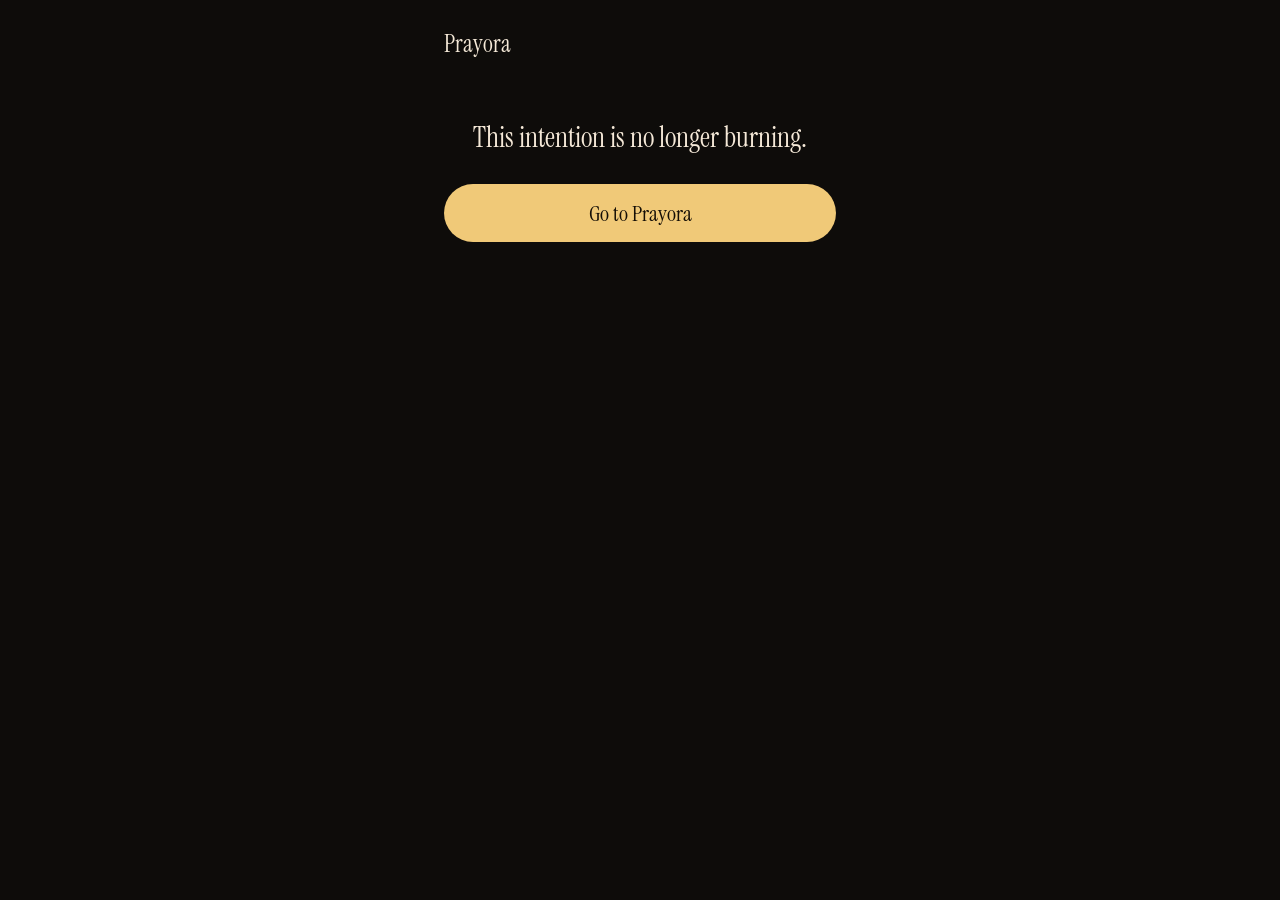
<file: i/index.html>
<!doctype html>
<html lang="en"><head><meta charset="utf-8"><meta name="viewport" content="width=device-width, initial-scale=1">
<title>Pray for this intention | Prayora</title><meta name="theme-color" content="#0E0C0A"><link rel="icon" href="../favicon.png">
<meta property="og:title" content="Would you pray for this with me?"><meta property="og:description" content="An intention on Prayora. Open it to pray for it."><meta property="og:image" content="https://getprayora.com/og.png">
<link rel="preconnect" href="https://fonts.googleapis.com"><link href="https://fonts.googleapis.com/css2?family=Instrument+Serif:ital@0;1&amp;family=Inter:wght@400;500;600&amp;display=swap" rel="stylesheet">
<style>
  /* A shared intention: the card as anyone sees it, and a way to pray for it. */
  * { box-sizing: border-box; }
  body { margin: 0; min-height: 100vh; background: #0E0C0A; color: #F5E9D8; font-family: Inter, system-ui, sans-serif; -webkit-font-smoothing: antialiased; }
  main { max-width: 440px; margin: 0 auto; padding: 28px 24px 40px; }
  .brand { display: inline-flex; align-items: center; gap: 10px; color: #F5E9D8; text-decoration: none; font-family: 'Instrument Serif', Georgia, serif; font-size: 24px; }
  h1 { margin: 26px 0 0; font-family: 'Instrument Serif', Georgia, serif; font-weight: 400; font-size: 36px; line-height: 1.08; }
  h1 em { color: #E2B662; }
  .card { position: relative; margin-top: 24px; aspect-ratio: 0.73; border-radius: 28px; background: #1B1713; border: 1px solid #3A3126; padding: 26px; display: flex; flex-direction: column; overflow: hidden; }
  .eyebrow { font-size: 12px; letter-spacing: 0.22em; text-transform: uppercase; color: #A88E7E; font-weight: 500; line-height: 1.6; }
  .given { margin-top: 8px; font-size: 13px; color: #82766A; }
  .art { flex: 1; position: relative; margin: 12px 0; }
  .art canvas { position: absolute; inset: 0; width: 100%; height: 100%; }
  .body { font-family: 'Instrument Serif', Georgia, serif; font-size: 30px; line-height: 1.15; }
  .body.photo { font-size: 24px; }
  .count { margin-top: 14px; font-family: 'Instrument Serif', Georgia, serif; font-style: italic; font-size: 22px; color: #E2B662; }
  .pray { display: flex; align-items: center; justify-content: center; margin-top: 24px; height: 58px; border-radius: 29px; background: #F0C978; color: #140E06; text-decoration: none; font-family: 'Instrument Serif', Georgia, serif; font-size: 22px; }
  .get { display: block; margin-top: 14px; text-align: center; color: #B8AA9B; font-size: 14px; }
  .note { margin-top: 12px; text-align: center; color: #82766A; font-size: 13px; line-height: 1.5; }
  .gone { margin-top: 60px; text-align: center; font-family: 'Instrument Serif', Georgia, serif; font-size: 28px; }
</style></head><body>
<main>
  <a class="brand" href="../">Prayora</a>
  <div id="view"></div>
</main>
<script>
const SUPABASE = 'https://mneyoklaedqkrjofvofw.supabase.co';
const KEY = 'sb_publishable_wzFGRd_WEevqRa1EkWRaeg_17q90gaV';
const id = new URLSearchParams(location.search).get('id') || '';
const view = document.getElementById('view');
const esc = (s) => String(s ?? '').replace(/[&<>"']/g, (c) => ({ '&': '&amp;', '<': '&lt;', '>': '&gt;', '"': '&quot;', "'": '&#39;' }[c]));

function countryName(code) {
  try { return new Intl.DisplayNames(['en'], { type: 'region' }).of(code); } catch { return code; }
}

// The smoothed photo, drawn as a soft shadow of light, as on the card before its lights fill in.
function drawPhoto(canvas, sil) {
  const [w, h, b64] = sil.split(',');
  const W = +w, H = +h, data = Uint8Array.from(atob(b64), (c) => c.charCodeAt(0));
  if (!W || !H || data.length !== W * H) return;
  const r = canvas.getBoundingClientRect(), dpr = window.devicePixelRatio || 1;
  canvas.width = r.width * dpr; canvas.height = r.height * dpr;
  const g = canvas.getContext('2d');
  const sc = Math.min(canvas.width / W, canvas.height / H);
  const ox = (canvas.width - W * sc) / 2, oy = (canvas.height - H * sc) / 2;
  // Fade out along edges where the photo cut the people off.
  const rows = new Array(H).fill(0); for (let y = 0; y < H; y++) for (let x = 0; x < W; x++) if (data[y * W + x]) rows[y]++;
  const maxRow = Math.max(...rows), cutBottom = rows[H - 1] > 0.3 * maxRow, len = 0.22 * Math.max(W, H);
  g.filter = `blur(${Math.max(1, sc * 0.6)}px)`;
  for (let y = 0; y < H; y++) for (let x = 0; x < W; x++) {
    const v = data[y * W + x]; if (!v) continue;
    let a = 0.12 + 0.88 * Math.pow((v - 1) / 254, 1.2);
    if (cutBottom) a *= Math.pow(Math.min(1, (H - 1 - y) / len), 1.5);
    g.fillStyle = `rgba(226,182,98,${(0.22 * a).toFixed(3)})`;
    g.fillRect(ox + x * sc, oy + y * sc, sc + 0.5, sc + 0.5);
  }
}

async function load() {
  if (!/^[0-9a-f-]{36}$/i.test(id)) return gone();
  const res = await fetch(`${SUPABASE}/rest/v1/rpc/shared_intention`, {
    method: 'POST', headers: { 'Content-Type': 'application/json', apikey: KEY }, body: JSON.stringify({ p_id: id }),
  });
  const rows = res.ok ? await res.json() : [];
  const c = rows[0];
  if (!c) return gone();
  const place = [c.place_name, c.country_code ? countryName(c.country_code) : null].filter(Boolean).join(', ');
  const who = [c.author_name, place].filter(Boolean).join(', ');
  const waiting = new Date(c.lit_at) > new Date();
  const count = c.prayer_count ? `${c.prayer_count.toLocaleString('en-GB')} ${c.prayer_count === 1 ? 'prayer' : 'prayers'} so far` : 'Be the first to pray for this';
  view.innerHTML = `
    <h1>${c.author_name ? esc(c.author_name) + ' asks you to pray' : 'Someone asks you to pray'}<br><em>for this intention</em></h1>
    <div class="card">
      ${who ? `<div class="eyebrow">${esc(who)}</div>` : ''}
      ${c.photo ? '<div class="art"><canvas></canvas></div>' : '<div style="flex:1"></div>'}
      <div class="body${c.photo ? ' photo' : ''}">${esc(c.body)}</div>
      ${c.photo ? '' : '<div style="flex:1"></div>'}
      <div class="count">${count}</div>
      ${c.author_prayed ? `<div class="given">${c.author_name ? esc(c.author_name) + ' has' : 'They have'} prayed for ${c.author_prayed} other ${c.author_prayed === 1 ? 'person' : 'people'}</div>` : ''}
    </div>
    <a class="pray" href="prayerapp://i/${esc(c.id)}">Pray for this in Prayora</a>
    <a class="get" href="../#get">Don't have Prayora yet? Get the app</a>
    ${waiting ? `<p class="note">Everyone else's candles light together on ${new Date(c.lit_at).toLocaleDateString('en-GB', { weekday: 'long', day: 'numeric', month: 'long' })}. With this link you can pray for it now.</p>` : ''}`;
  if (c.photo) drawPhoto(view.querySelector('canvas'), c.photo);
}
function gone() { view.innerHTML = '<p class="gone">This intention is no longer burning.</p><a class="pray" href="../">Go to Prayora</a>'; }
load().catch(gone);
</script>
</body></html>
</file>
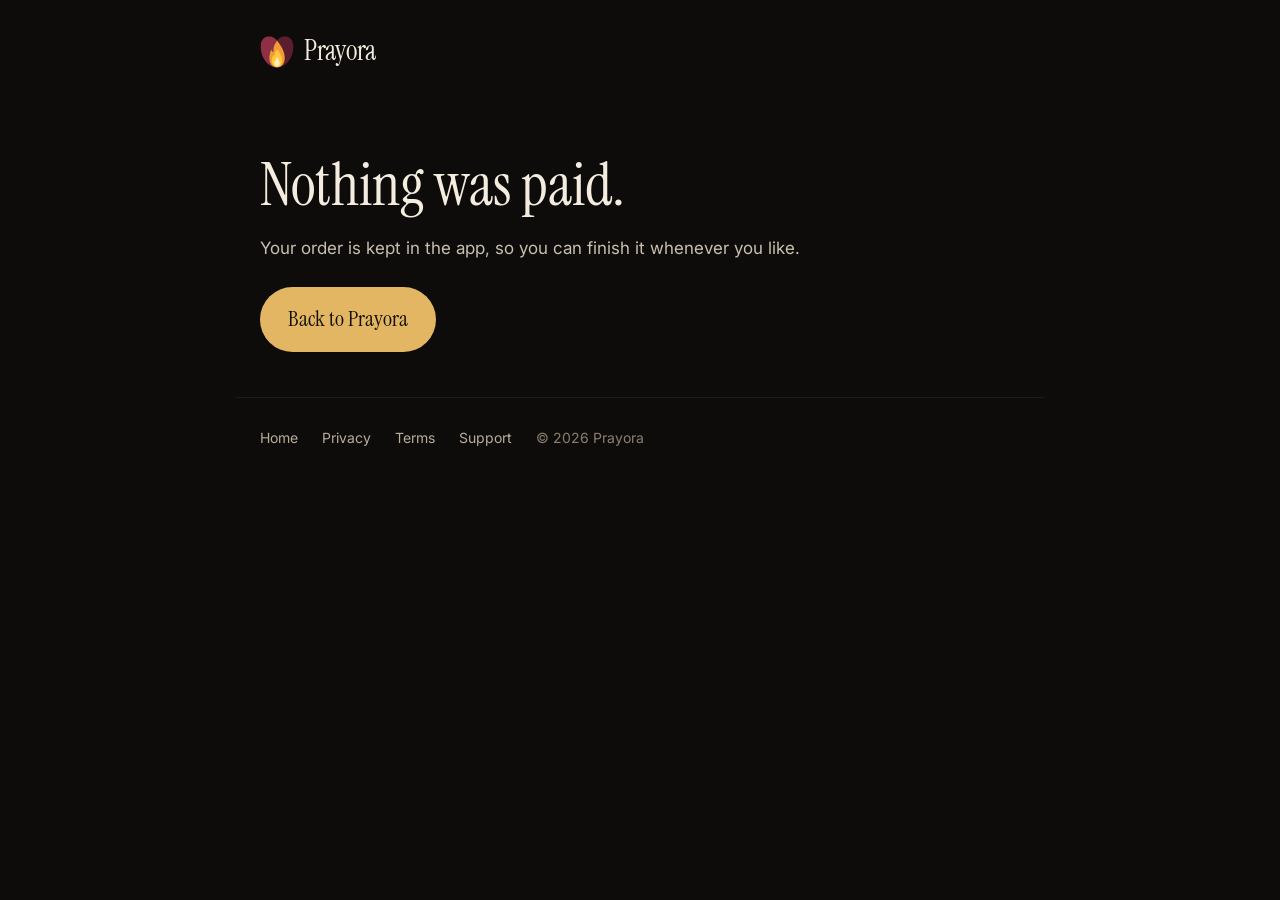
<file: order.html>
<!doctype html>
<html lang="en"><head><meta charset="utf-8"><meta name="viewport" content="width=device-width, initial-scale=1">
<title>Your order | Prayora</title><meta name="robots" content="noindex"><meta name="theme-color" content="#0E0C0A"><link rel="icon" href="favicon.png">
<link rel="preconnect" href="https://fonts.googleapis.com"><link href="https://fonts.googleapis.com/css2?family=Instrument+Serif:ital@0;1&amp;family=Inter:wght@400;500;600&amp;display=swap" rel="stylesheet">
<link rel="stylesheet" href="page.css"></head><body>
<header><a class="brand" href="./"><svg width="34" height="33" viewBox="-48 -51 96 92" aria-hidden="true"><path d="M-15.8,-11.8L-15.5,-10.1L-15.0,-8.6L-14.5,-7.3L-13.7,-6.2L-12.9,-5.3L-12.0,-4.5L-11.0,-4.1L-10.0,-4.0L-10.5,-7.2L-10.5,-10.9L-9.9,-14.8L-8.8,-18.8L-7.3,-23.1L-5.1,-27.7L-2.7,-32.0L0.0,-36.0L-5.2,-29.3L-9.4,-23.3L-12.9,-17.5L-15.8,-11.8ZM0.3,40.0L1.9,39.9L3.9,39.8L7.2,39.3L10.4,38.5L13.5,37.4L16.5,36.0L19.3,34.4L22.1,32.6L25.1,30.2L27.6,27.9L30.3,25.0L32.8,21.9L35.2,18.6L37.0,15.5L39.0,11.9L40.7,8.1L42.2,4.2L43.4,0.2L44.5,-3.9L45.2,-8.1L45.8,-12.3L46.1,-17.6L46.1,-21.2L45.8,-24.9L45.2,-28.4L44.3,-31.5L43.1,-34.5L41.7,-37.1L40.0,-39.6L38.0,-41.7L35.9,-43.4L33.4,-45.0L30.8,-46.1L28.9,-46.7L26.8,-47.1L24.7,-47.4L22.6,-47.5L20.5,-47.5L18.4,-47.2L16.3,-46.8L14.3,-46.2L12.3,-45.5L10.3,-44.6L8.4,-43.5L6.5,-42.2L4.7,-40.9L3.0,-39.3L0.0,-36.0L5.4,-29.0L9.8,-22.6L13.6,-16.3L16.5,-10.4L18.8,-4.4L20.6,1.6L21.6,7.5L21.9,10.7L22.0,13.6L21.9,16.4L21.7,18.9L21.2,21.4L20.6,23.9L19.8,26.1L18.7,28.3L17.5,30.3L16.2,32.2L14.6,33.9L13.0,35.4L11.2,36.7L9.1,37.9L7.1,38.7L5.1,39.4L2.7,39.8L0.3,40.0Z" fill="#5C1E2E"></path><path d="M0.0,-36.0L-3.2,-39.5L-4.9,-41.0L-6.7,-42.4L-8.6,-43.6L-10.5,-44.7L-12.5,-45.5L-14.5,-46.3L-16.5,-46.9L-18.6,-47.3L-20.7,-47.5L-22.8,-47.5L-24.9,-47.4L-27.0,-47.1L-29.1,-46.6L-31.0,-46.0L-32.6,-45.3L-34.3,-44.4L-37.2,-42.4L-38.6,-41.1L-39.9,-39.7L-42.0,-36.6L-43.8,-33.0L-45.1,-28.9L-45.8,-24.4L-46.1,-19.6L-45.9,-13.4L-45.2,-8.1L-44.2,-2.9L-42.7,2.7L-40.7,8.1L-38.3,13.3L-35.4,18.2L-32.5,22.3L-29.0,26.5L-25.5,29.9L-21.7,32.8L-17.7,35.4L-13.5,37.4L-9.0,38.8L-4.8,39.7L-2.4,39.9L-1.5,40.0L-1.0,40.0L-0.5,40.0L-0.3,40.0L-2.5,39.9L-4.6,39.5L-6.7,38.9L-8.9,38.0L-10.9,36.9L-12.7,35.7L-14.3,34.2L-15.9,32.6L-17.3,30.7L-18.5,28.7L-19.6,26.5L-20.4,24.4L-21.1,21.9L-21.6,19.5L-21.9,16.7L-22.0,14.0L-21.9,11.1L-21.6,7.9L-20.6,2.0L-19.0,-4.0L-16.7,-10.0L-15.8,-11.8L-15.5,-10.1L-15.0,-8.6L-14.5,-7.3L-13.7,-6.2L-12.9,-5.3L-12.0,-4.5L-11.0,-4.1L-10.0,-4.0L-10.5,-7.2L-10.5,-10.5L-10.0,-14.4L-9.0,-18.3L-7.4,-22.7L-5.5,-26.9L-3.0,-31.6L0.0,-36.0ZM-0.2,-35.8L-0.2,-35.8L0.0,-36.0L-0.2,-35.8ZM-0.2,-35.7L-0.3,-35.6L-0.3,-35.6L-0.2,-35.7ZM-0.4,-35.5L-0.5,-35.4L-0.5,-35.4L-0.4,-35.5ZM-0.6,-35.3L-0.7,-35.2L-0.6,-35.2L-0.6,-35.3ZM-0.7,-35.1L-0.8,-34.9L-0.8,-35.0L-0.7,-35.1ZM-0.9,-34.9L-1.0,-34.7L-0.9,-34.8L-0.9,-34.9ZM-1.1,-34.6L-1.3,-34.4L-1.1,-34.6L-1.1,-34.6ZM-1.3,-34.4L-1.4,-34.2L-1.4,-34.2L-1.3,-34.4ZM-1.5,-34.1L-1.6,-34.0L-1.6,-34.0L-1.5,-34.1ZM-1.7,-33.9L-1.8,-33.8L-1.7,-33.8L-1.7,-33.9ZM-1.9,-33.7L-2.0,-33.5L-1.9,-33.6L-1.9,-33.7ZM-2.0,-33.4L-2.2,-33.3L-2.1,-33.4L-2.0,-33.4ZM-2.2,-33.2L-2.4,-33.0L-2.2,-33.2L-2.2,-33.2ZM-2.4,-33.0L-2.6,-32.7L-2.4,-33.0L-2.4,-33.0ZM-2.6,-32.7L-2.8,-32.5L-2.7,-32.5L-2.6,-32.7ZM-2.8,-32.4L-3.0,-32.3L-2.9,-32.3L-2.8,-32.4ZM-3.0,-32.2L-3.1,-32.0L-3.1,-32.1L-3.0,-32.2ZM-3.2,-31.9L-3.3,-31.8L-3.3,-31.9L-3.2,-31.9ZM-3.4,-31.7L-3.5,-31.5L-3.4,-31.6L-3.4,-31.7ZM-3.6,-31.4L-3.7,-31.2L-3.6,-31.4L-3.6,-31.4ZM-3.8,-31.2L-4.0,-30.9L-4.0,-30.9L-3.8,-31.2ZM-4.0,-30.9L-4.2,-30.7L-4.1,-30.7L-4.0,-30.9ZM-4.2,-30.6L-4.4,-30.4L-4.3,-30.5L-4.2,-30.6ZM-4.4,-30.3L-4.6,-30.2L-4.5,-30.2L-4.4,-30.3ZM-4.6,-30.1L-4.7,-29.9L-4.7,-30.0L-4.6,-30.1ZM-4.8,-29.8L-5.0,-29.6L-4.9,-29.8L-4.8,-29.8ZM-5.0,-29.5L-5.2,-29.3L-5.0,-29.5L-5.0,-29.5ZM-5.2,-29.3L-5.4,-29.0L-5.4,-29.0L-5.2,-29.3ZM-5.5,-28.9L-5.6,-28.7L-5.6,-28.8L-5.5,-28.9ZM-5.7,-28.6L-5.8,-28.5L-5.8,-28.5L-5.7,-28.6ZM-5.9,-28.4L-6.0,-28.2L-5.9,-28.3L-5.9,-28.4ZM-6.1,-28.1L-6.2,-27.9L-6.1,-28.0L-6.1,-28.1ZM-6.3,-27.8L-6.4,-27.6L-6.3,-27.8L-6.3,-27.8ZM-6.5,-27.5L-6.7,-27.3L-6.5,-27.5L-6.5,-27.5ZM-6.7,-27.2L-6.9,-27.0L-6.9,-27.0L-6.7,-27.2ZM-6.9,-26.9L-7.1,-26.7L-7.0,-26.7L-6.9,-26.9ZM-7.1,-26.6L-7.3,-26.4L-7.2,-26.5L-7.1,-26.6ZM-7.4,-26.3L-7.5,-26.1L-7.4,-26.2L-7.4,-26.3ZM-7.6,-26.0L-7.7,-25.8L-7.6,-25.9L-7.6,-26.0ZM-7.8,-25.7L-7.9,-25.5L-7.8,-25.7L-7.8,-25.7ZM-8.0,-25.4L-8.2,-25.1L-8.0,-25.4L-8.0,-25.4ZM-8.2,-25.1L-8.4,-24.8L-8.3,-24.9L-8.2,-25.1ZM-8.4,-24.7L-8.6,-24.5L-8.5,-24.6L-8.4,-24.7ZM-8.6,-24.4L-8.8,-24.2L-8.7,-24.3L-8.6,-24.4ZM-8.8,-24.1L-9.0,-23.9L-8.9,-24.0L-8.8,-24.1ZM-9.0,-23.8L-9.2,-23.6L-9.1,-23.8L-9.0,-23.8ZM-9.2,-23.5L-9.4,-23.3L-9.3,-23.5L-9.2,-23.5ZM-9.4,-23.2L-9.6,-22.9L-9.4,-23.2L-9.4,-23.2ZM-9.7,-22.8L-9.8,-22.6L-9.8,-22.6L-9.7,-22.8ZM-9.9,-22.5L-10.0,-22.3L-10.0,-22.3L-9.9,-22.5ZM-10.1,-22.2L-10.2,-22.0L-10.2,-22.1L-10.1,-22.2ZM-10.3,-21.8L-10.4,-21.7L-10.4,-21.8L-10.3,-21.8ZM-10.5,-21.5L-10.6,-21.3L-10.5,-21.5L-10.5,-21.5ZM-10.7,-21.2L-10.9,-21.0L-10.7,-21.2L-10.7,-21.2ZM-10.9,-20.9L-11.1,-20.6L-11.1,-20.6L-10.9,-20.9ZM-11.2,-20.5L-11.3,-20.3L-11.3,-20.3L-11.2,-20.5ZM-11.4,-20.1L-11.5,-19.9L-11.5,-20.0L-11.4,-20.1ZM-11.6,-19.8L-11.7,-19.6L-11.6,-19.7L-11.6,-19.8ZM-11.8,-19.5L-11.9,-19.3L-11.8,-19.4L-11.8,-19.5ZM-12.0,-19.1L-12.1,-18.9L-12.0,-19.1L-12.0,-19.1ZM-12.2,-18.8L-12.3,-18.5L-12.2,-18.8L-12.2,-18.8ZM-12.3,-18.5L-12.5,-18.2L-12.5,-18.2L-12.3,-18.5ZM-12.6,-18.0L-12.7,-17.8L-12.7,-17.9L-12.6,-18.0ZM-12.8,-17.7L-12.9,-17.5L-12.9,-17.6L-12.8,-17.7ZM-13.0,-17.3L-13.1,-17.1L-13.1,-17.2L-13.0,-17.3ZM-13.2,-17.0L-13.3,-16.8L-13.2,-16.9L-13.2,-17.0ZM-13.4,-16.7L-13.5,-16.4L-13.4,-16.6L-13.4,-16.7ZM-13.6,-16.3L-13.7,-16.0L-13.6,-16.3L-13.6,-16.3ZM-13.8,-16.0L-13.9,-15.6L-13.9,-15.7L-13.8,-16.0ZM-14.0,-15.5L-14.1,-15.3L-14.1,-15.3L-14.0,-15.5ZM-14.2,-15.2L-14.3,-14.9L-14.3,-15.0L-14.2,-15.2ZM-14.4,-14.8L-14.5,-14.6L-14.4,-14.7L-14.4,-14.8ZM-14.6,-14.4L-14.7,-14.2L-14.6,-14.4L-14.6,-14.4ZM-14.7,-14.1L-14.9,-13.8L-14.8,-14.0L-14.7,-14.1ZM-14.9,-13.7L-15.1,-13.4L-14.9,-13.7L-14.9,-13.7ZM-15.1,-13.3L-15.3,-13.0L-15.2,-13.1L-15.1,-13.3ZM-15.3,-12.9L-15.4,-12.7L-15.4,-12.7L-15.3,-12.9ZM-15.5,-12.5L-15.6,-12.3L-15.6,-12.4L-15.5,-12.5ZM-15.7,-12.2L-15.8,-11.9L-15.7,-12.1L-15.7,-12.2Z" fill="#8E2F45"></path><path d="M0.7,40.0L2.9,39.8L5.1,39.4L7.1,38.7L9.3,37.8L11.2,36.7L13.0,35.4L14.6,33.9L16.2,32.2L17.5,30.3L18.7,28.3L19.8,26.1L20.6,23.9L21.2,21.4L21.7,18.9L21.9,16.4L22.0,13.6L21.9,10.7L21.6,7.5L20.6,1.6L18.8,-4.4L16.5,-10.4L13.6,-16.3L9.8,-22.6L5.4,-29.0L0.0,-36.0L-2.7,-32.0L-5.1,-27.7L-7.3,-23.1L-8.8,-18.8L-9.9,-14.8L-10.5,-10.9L-10.5,-7.2L-10.0,-4.0L-11.0,-4.1L-12.0,-4.5L-12.9,-5.3L-13.7,-6.2L-14.5,-7.3L-15.0,-8.6L-15.5,-10.1L-15.8,-11.8L-16.7,-10.0L-17.9,-6.9L-19.1,-3.6L-20.7,2.4L-21.7,8.3L-21.9,11.1L-22.0,14.3L-21.9,16.9L-21.5,19.7L-21.1,22.1L-20.3,24.6L-19.4,27.0L-18.3,29.1L-17.0,31.1L-15.6,32.9L-14.0,34.5L-12.1,36.1L-10.3,37.3L-8.2,38.3L-5.9,39.2L-3.8,39.7L-1.6,39.9L0.7,40.0Z" fill="#F29A38"/><path d="M0.7,40.0L2.9,39.8L5.1,39.4L7.1,38.7L9.3,37.8L11.2,36.7L13.0,35.4L14.6,33.9L16.2,32.2L17.5,30.3L18.7,28.3L19.8,26.1L20.6,23.9L21.2,21.4L21.7,18.9L21.9,16.4L22.0,13.6L21.9,10.7L21.6,7.5L20.6,1.6L18.8,-4.4L16.5,-10.4L13.6,-16.3L9.8,-22.6L5.4,-29.0L0.0,-36.0L-2.7,-32.0L-5.1,-27.7L-7.3,-23.1L-8.8,-18.8L-9.9,-14.8L-10.5,-10.9L-10.5,-7.2L-10.0,-4.0L-11.0,-4.1L-12.0,-4.5L-12.9,-5.3L-13.7,-6.2L-14.5,-7.3L-15.0,-8.6L-15.5,-10.1L-15.8,-11.8L-16.7,-10.0L-17.9,-6.9L-19.1,-3.6L-20.7,2.4L-21.7,8.3L-21.9,11.1L-22.0,14.3L-21.9,16.9L-21.5,19.7L-21.1,22.1L-20.3,24.6L-19.4,27.0L-18.3,29.1L-17.0,31.1L-15.6,32.9L-14.0,34.5L-12.1,36.1L-10.3,37.3L-8.2,38.3L-5.9,39.2L-3.8,39.7L-1.6,39.9L0.7,40.0Z" fill="#FFC93E" transform="translate(0 36) scale(0.66) translate(0 -36)"/><path d="M0.7,40.0L2.9,39.8L5.1,39.4L7.1,38.7L9.3,37.8L11.2,36.7L13.0,35.4L14.6,33.9L16.2,32.2L17.5,30.3L18.7,28.3L19.8,26.1L20.6,23.9L21.2,21.4L21.7,18.9L21.9,16.4L22.0,13.6L21.9,10.7L21.6,7.5L20.6,1.6L18.8,-4.4L16.5,-10.4L13.6,-16.3L9.8,-22.6L5.4,-29.0L0.0,-36.0L-2.7,-32.0L-5.1,-27.7L-7.3,-23.1L-8.8,-18.8L-9.9,-14.8L-10.5,-10.9L-10.5,-7.2L-10.0,-4.0L-11.0,-4.1L-12.0,-4.5L-12.9,-5.3L-13.7,-6.2L-14.5,-7.3L-15.0,-8.6L-15.5,-10.1L-15.8,-11.8L-16.7,-10.0L-17.9,-6.9L-19.1,-3.6L-20.7,2.4L-21.7,8.3L-21.9,11.1L-22.0,14.3L-21.9,16.9L-21.5,19.7L-21.1,22.1L-20.3,24.6L-19.4,27.0L-18.3,29.1L-17.0,31.1L-15.6,32.9L-14.0,34.5L-12.1,36.1L-10.3,37.3L-8.2,38.3L-5.9,39.2L-3.8,39.7L-1.6,39.9L0.7,40.0Z" fill="#FFF1C4" transform="translate(0 36) scale(0.34) translate(0 -36)"/></svg><span>Prayora</span></a></header>
<main>
<div id="paid" hidden>
<h1>Thank you. It is ordered.</h1>
<p>Your poster goes to the printer in one hour. Until then you can still change the delivery address in the app, under Your intentions.</p>
<p>A receipt is on its way to your email, and a tracking link follows once the poster ships.</p>
<p><a class="button" href="prayerapp://mine">Back to Prayora</a></p>
</div>
<div id="cancelled" hidden>
<h1>Nothing was paid.</h1>
<p>Your order is kept in the app, so you can finish it whenever you like.</p>
<p><a class="button" href="prayerapp://mine">Back to Prayora</a></p>
</div>
<script>
  var s = new URLSearchParams(location.search).get('status');
  document.getElementById(s === 'paid' ? 'paid' : 'cancelled').hidden = false;
</script>
</main>
<footer><a href="./">Home</a><a href="privacy.html">Privacy</a><a href="terms.html">Terms</a><a href="support.html">Support</a><span>&copy; 2026 Prayora</span></footer>
</body></html>
</file>
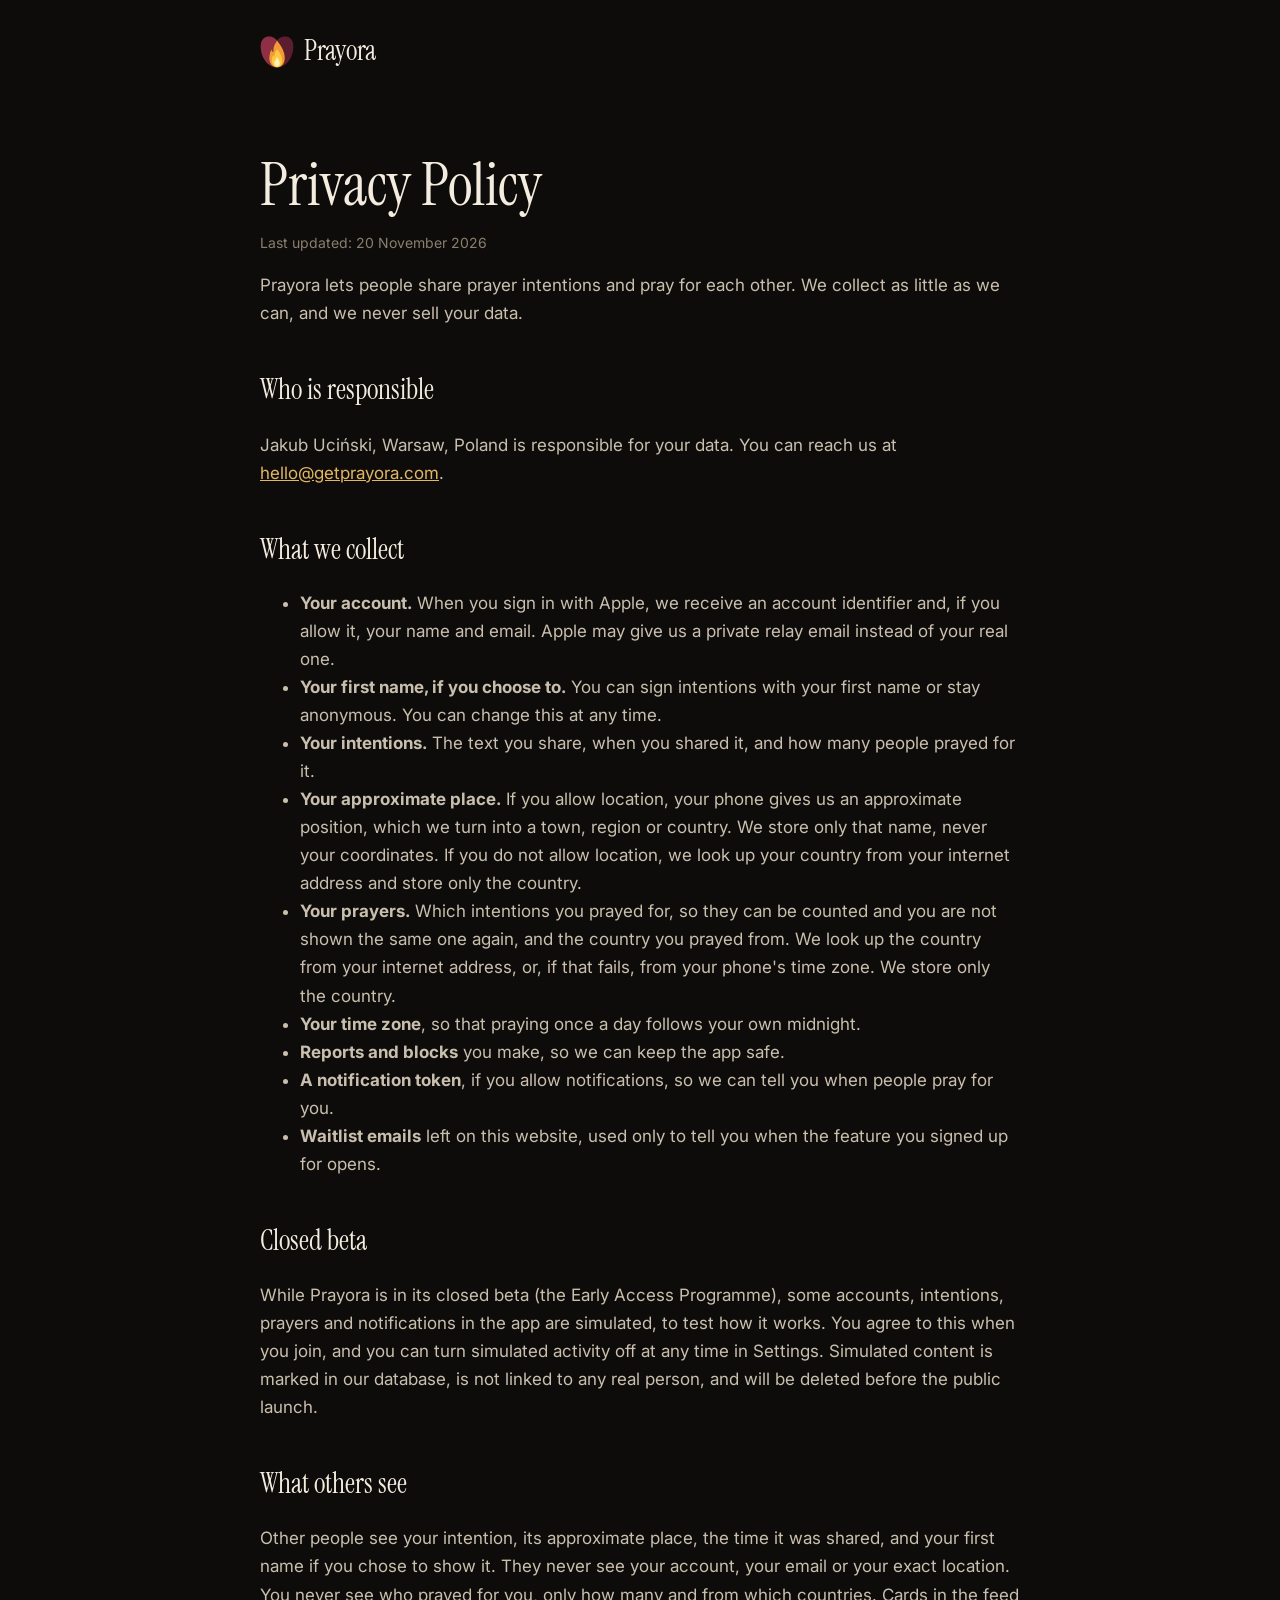
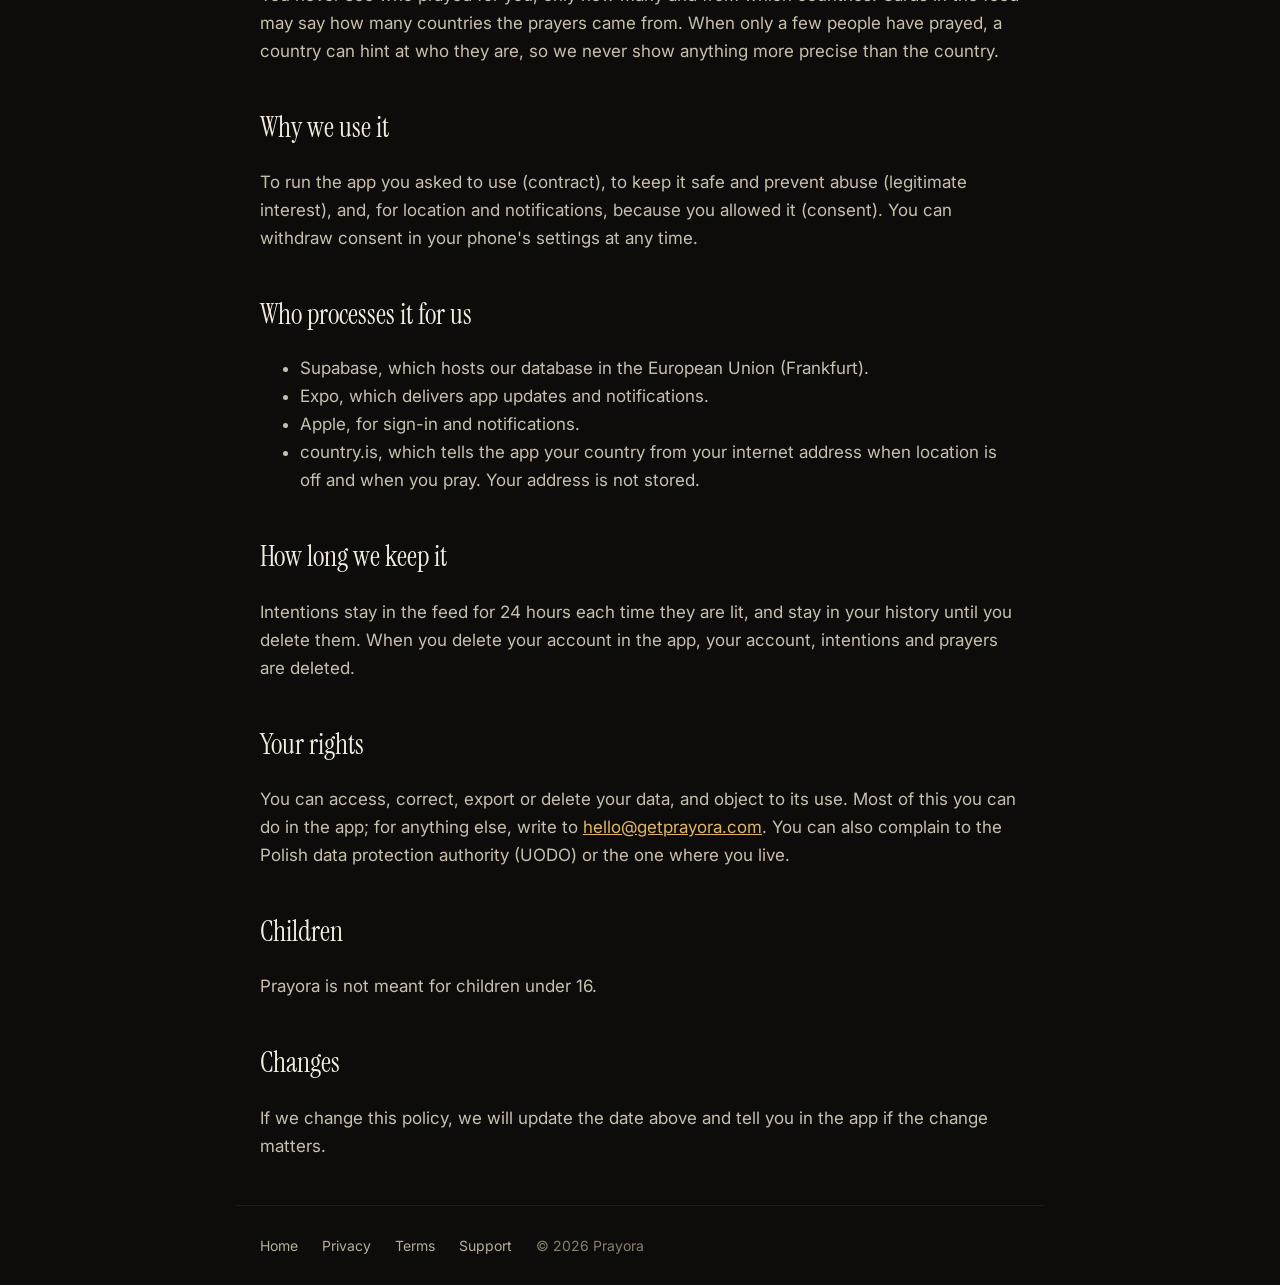
<file: privacy.html>
<!doctype html>
<html lang="en"><head><meta charset="utf-8"><meta name="viewport" content="width=device-width, initial-scale=1">
<title>Privacy Policy | Prayora</title><meta name="theme-color" content="#0E0C0A"><link rel="icon" href="favicon.png">
<link rel="preconnect" href="https://fonts.googleapis.com"><link href="https://fonts.googleapis.com/css2?family=Instrument+Serif:ital@0;1&amp;family=Inter:wght@400;500;600&amp;display=swap" rel="stylesheet">
<link rel="stylesheet" href="page.css"></head><body>
<header><a class="brand" href="./"><svg width="34" height="33" viewBox="-48 -51 96 92" aria-hidden="true"><path d="M-15.8,-11.8L-15.5,-10.1L-15.0,-8.6L-14.5,-7.3L-13.7,-6.2L-12.9,-5.3L-12.0,-4.5L-11.0,-4.1L-10.0,-4.0L-10.5,-7.2L-10.5,-10.9L-9.9,-14.8L-8.8,-18.8L-7.3,-23.1L-5.1,-27.7L-2.7,-32.0L0.0,-36.0L-5.2,-29.3L-9.4,-23.3L-12.9,-17.5L-15.8,-11.8ZM0.3,40.0L1.9,39.9L3.9,39.8L7.2,39.3L10.4,38.5L13.5,37.4L16.5,36.0L19.3,34.4L22.1,32.6L25.1,30.2L27.6,27.9L30.3,25.0L32.8,21.9L35.2,18.6L37.0,15.5L39.0,11.9L40.7,8.1L42.2,4.2L43.4,0.2L44.5,-3.9L45.2,-8.1L45.8,-12.3L46.1,-17.6L46.1,-21.2L45.8,-24.9L45.2,-28.4L44.3,-31.5L43.1,-34.5L41.7,-37.1L40.0,-39.6L38.0,-41.7L35.9,-43.4L33.4,-45.0L30.8,-46.1L28.9,-46.7L26.8,-47.1L24.7,-47.4L22.6,-47.5L20.5,-47.5L18.4,-47.2L16.3,-46.8L14.3,-46.2L12.3,-45.5L10.3,-44.6L8.4,-43.5L6.5,-42.2L4.7,-40.9L3.0,-39.3L0.0,-36.0L5.4,-29.0L9.8,-22.6L13.6,-16.3L16.5,-10.4L18.8,-4.4L20.6,1.6L21.6,7.5L21.9,10.7L22.0,13.6L21.9,16.4L21.7,18.9L21.2,21.4L20.6,23.9L19.8,26.1L18.7,28.3L17.5,30.3L16.2,32.2L14.6,33.9L13.0,35.4L11.2,36.7L9.1,37.9L7.1,38.7L5.1,39.4L2.7,39.8L0.3,40.0Z" fill="#5C1E2E"></path><path d="M0.0,-36.0L-3.2,-39.5L-4.9,-41.0L-6.7,-42.4L-8.6,-43.6L-10.5,-44.7L-12.5,-45.5L-14.5,-46.3L-16.5,-46.9L-18.6,-47.3L-20.7,-47.5L-22.8,-47.5L-24.9,-47.4L-27.0,-47.1L-29.1,-46.6L-31.0,-46.0L-32.6,-45.3L-34.3,-44.4L-37.2,-42.4L-38.6,-41.1L-39.9,-39.7L-42.0,-36.6L-43.8,-33.0L-45.1,-28.9L-45.8,-24.4L-46.1,-19.6L-45.9,-13.4L-45.2,-8.1L-44.2,-2.9L-42.7,2.7L-40.7,8.1L-38.3,13.3L-35.4,18.2L-32.5,22.3L-29.0,26.5L-25.5,29.9L-21.7,32.8L-17.7,35.4L-13.5,37.4L-9.0,38.8L-4.8,39.7L-2.4,39.9L-1.5,40.0L-1.0,40.0L-0.5,40.0L-0.3,40.0L-2.5,39.9L-4.6,39.5L-6.7,38.9L-8.9,38.0L-10.9,36.9L-12.7,35.7L-14.3,34.2L-15.9,32.6L-17.3,30.7L-18.5,28.7L-19.6,26.5L-20.4,24.4L-21.1,21.9L-21.6,19.5L-21.9,16.7L-22.0,14.0L-21.9,11.1L-21.6,7.9L-20.6,2.0L-19.0,-4.0L-16.7,-10.0L-15.8,-11.8L-15.5,-10.1L-15.0,-8.6L-14.5,-7.3L-13.7,-6.2L-12.9,-5.3L-12.0,-4.5L-11.0,-4.1L-10.0,-4.0L-10.5,-7.2L-10.5,-10.5L-10.0,-14.4L-9.0,-18.3L-7.4,-22.7L-5.5,-26.9L-3.0,-31.6L0.0,-36.0ZM-0.2,-35.8L-0.2,-35.8L0.0,-36.0L-0.2,-35.8ZM-0.2,-35.7L-0.3,-35.6L-0.3,-35.6L-0.2,-35.7ZM-0.4,-35.5L-0.5,-35.4L-0.5,-35.4L-0.4,-35.5ZM-0.6,-35.3L-0.7,-35.2L-0.6,-35.2L-0.6,-35.3ZM-0.7,-35.1L-0.8,-34.9L-0.8,-35.0L-0.7,-35.1ZM-0.9,-34.9L-1.0,-34.7L-0.9,-34.8L-0.9,-34.9ZM-1.1,-34.6L-1.3,-34.4L-1.1,-34.6L-1.1,-34.6ZM-1.3,-34.4L-1.4,-34.2L-1.4,-34.2L-1.3,-34.4ZM-1.5,-34.1L-1.6,-34.0L-1.6,-34.0L-1.5,-34.1ZM-1.7,-33.9L-1.8,-33.8L-1.7,-33.8L-1.7,-33.9ZM-1.9,-33.7L-2.0,-33.5L-1.9,-33.6L-1.9,-33.7ZM-2.0,-33.4L-2.2,-33.3L-2.1,-33.4L-2.0,-33.4ZM-2.2,-33.2L-2.4,-33.0L-2.2,-33.2L-2.2,-33.2ZM-2.4,-33.0L-2.6,-32.7L-2.4,-33.0L-2.4,-33.0ZM-2.6,-32.7L-2.8,-32.5L-2.7,-32.5L-2.6,-32.7ZM-2.8,-32.4L-3.0,-32.3L-2.9,-32.3L-2.8,-32.4ZM-3.0,-32.2L-3.1,-32.0L-3.1,-32.1L-3.0,-32.2ZM-3.2,-31.9L-3.3,-31.8L-3.3,-31.9L-3.2,-31.9ZM-3.4,-31.7L-3.5,-31.5L-3.4,-31.6L-3.4,-31.7ZM-3.6,-31.4L-3.7,-31.2L-3.6,-31.4L-3.6,-31.4ZM-3.8,-31.2L-4.0,-30.9L-4.0,-30.9L-3.8,-31.2ZM-4.0,-30.9L-4.2,-30.7L-4.1,-30.7L-4.0,-30.9ZM-4.2,-30.6L-4.4,-30.4L-4.3,-30.5L-4.2,-30.6ZM-4.4,-30.3L-4.6,-30.2L-4.5,-30.2L-4.4,-30.3ZM-4.6,-30.1L-4.7,-29.9L-4.7,-30.0L-4.6,-30.1ZM-4.8,-29.8L-5.0,-29.6L-4.9,-29.8L-4.8,-29.8ZM-5.0,-29.5L-5.2,-29.3L-5.0,-29.5L-5.0,-29.5ZM-5.2,-29.3L-5.4,-29.0L-5.4,-29.0L-5.2,-29.3ZM-5.5,-28.9L-5.6,-28.7L-5.6,-28.8L-5.5,-28.9ZM-5.7,-28.6L-5.8,-28.5L-5.8,-28.5L-5.7,-28.6ZM-5.9,-28.4L-6.0,-28.2L-5.9,-28.3L-5.9,-28.4ZM-6.1,-28.1L-6.2,-27.9L-6.1,-28.0L-6.1,-28.1ZM-6.3,-27.8L-6.4,-27.6L-6.3,-27.8L-6.3,-27.8ZM-6.5,-27.5L-6.7,-27.3L-6.5,-27.5L-6.5,-27.5ZM-6.7,-27.2L-6.9,-27.0L-6.9,-27.0L-6.7,-27.2ZM-6.9,-26.9L-7.1,-26.7L-7.0,-26.7L-6.9,-26.9ZM-7.1,-26.6L-7.3,-26.4L-7.2,-26.5L-7.1,-26.6ZM-7.4,-26.3L-7.5,-26.1L-7.4,-26.2L-7.4,-26.3ZM-7.6,-26.0L-7.7,-25.8L-7.6,-25.9L-7.6,-26.0ZM-7.8,-25.7L-7.9,-25.5L-7.8,-25.7L-7.8,-25.7ZM-8.0,-25.4L-8.2,-25.1L-8.0,-25.4L-8.0,-25.4ZM-8.2,-25.1L-8.4,-24.8L-8.3,-24.9L-8.2,-25.1ZM-8.4,-24.7L-8.6,-24.5L-8.5,-24.6L-8.4,-24.7ZM-8.6,-24.4L-8.8,-24.2L-8.7,-24.3L-8.6,-24.4ZM-8.8,-24.1L-9.0,-23.9L-8.9,-24.0L-8.8,-24.1ZM-9.0,-23.8L-9.2,-23.6L-9.1,-23.8L-9.0,-23.8ZM-9.2,-23.5L-9.4,-23.3L-9.3,-23.5L-9.2,-23.5ZM-9.4,-23.2L-9.6,-22.9L-9.4,-23.2L-9.4,-23.2ZM-9.7,-22.8L-9.8,-22.6L-9.8,-22.6L-9.7,-22.8ZM-9.9,-22.5L-10.0,-22.3L-10.0,-22.3L-9.9,-22.5ZM-10.1,-22.2L-10.2,-22.0L-10.2,-22.1L-10.1,-22.2ZM-10.3,-21.8L-10.4,-21.7L-10.4,-21.8L-10.3,-21.8ZM-10.5,-21.5L-10.6,-21.3L-10.5,-21.5L-10.5,-21.5ZM-10.7,-21.2L-10.9,-21.0L-10.7,-21.2L-10.7,-21.2ZM-10.9,-20.9L-11.1,-20.6L-11.1,-20.6L-10.9,-20.9ZM-11.2,-20.5L-11.3,-20.3L-11.3,-20.3L-11.2,-20.5ZM-11.4,-20.1L-11.5,-19.9L-11.5,-20.0L-11.4,-20.1ZM-11.6,-19.8L-11.7,-19.6L-11.6,-19.7L-11.6,-19.8ZM-11.8,-19.5L-11.9,-19.3L-11.8,-19.4L-11.8,-19.5ZM-12.0,-19.1L-12.1,-18.9L-12.0,-19.1L-12.0,-19.1ZM-12.2,-18.8L-12.3,-18.5L-12.2,-18.8L-12.2,-18.8ZM-12.3,-18.5L-12.5,-18.2L-12.5,-18.2L-12.3,-18.5ZM-12.6,-18.0L-12.7,-17.8L-12.7,-17.9L-12.6,-18.0ZM-12.8,-17.7L-12.9,-17.5L-12.9,-17.6L-12.8,-17.7ZM-13.0,-17.3L-13.1,-17.1L-13.1,-17.2L-13.0,-17.3ZM-13.2,-17.0L-13.3,-16.8L-13.2,-16.9L-13.2,-17.0ZM-13.4,-16.7L-13.5,-16.4L-13.4,-16.6L-13.4,-16.7ZM-13.6,-16.3L-13.7,-16.0L-13.6,-16.3L-13.6,-16.3ZM-13.8,-16.0L-13.9,-15.6L-13.9,-15.7L-13.8,-16.0ZM-14.0,-15.5L-14.1,-15.3L-14.1,-15.3L-14.0,-15.5ZM-14.2,-15.2L-14.3,-14.9L-14.3,-15.0L-14.2,-15.2ZM-14.4,-14.8L-14.5,-14.6L-14.4,-14.7L-14.4,-14.8ZM-14.6,-14.4L-14.7,-14.2L-14.6,-14.4L-14.6,-14.4ZM-14.7,-14.1L-14.9,-13.8L-14.8,-14.0L-14.7,-14.1ZM-14.9,-13.7L-15.1,-13.4L-14.9,-13.7L-14.9,-13.7ZM-15.1,-13.3L-15.3,-13.0L-15.2,-13.1L-15.1,-13.3ZM-15.3,-12.9L-15.4,-12.7L-15.4,-12.7L-15.3,-12.9ZM-15.5,-12.5L-15.6,-12.3L-15.6,-12.4L-15.5,-12.5ZM-15.7,-12.2L-15.8,-11.9L-15.7,-12.1L-15.7,-12.2Z" fill="#8E2F45"></path><path d="M0.7,40.0L2.9,39.8L5.1,39.4L7.1,38.7L9.3,37.8L11.2,36.7L13.0,35.4L14.6,33.9L16.2,32.2L17.5,30.3L18.7,28.3L19.8,26.1L20.6,23.9L21.2,21.4L21.7,18.9L21.9,16.4L22.0,13.6L21.9,10.7L21.6,7.5L20.6,1.6L18.8,-4.4L16.5,-10.4L13.6,-16.3L9.8,-22.6L5.4,-29.0L0.0,-36.0L-2.7,-32.0L-5.1,-27.7L-7.3,-23.1L-8.8,-18.8L-9.9,-14.8L-10.5,-10.9L-10.5,-7.2L-10.0,-4.0L-11.0,-4.1L-12.0,-4.5L-12.9,-5.3L-13.7,-6.2L-14.5,-7.3L-15.0,-8.6L-15.5,-10.1L-15.8,-11.8L-16.7,-10.0L-17.9,-6.9L-19.1,-3.6L-20.7,2.4L-21.7,8.3L-21.9,11.1L-22.0,14.3L-21.9,16.9L-21.5,19.7L-21.1,22.1L-20.3,24.6L-19.4,27.0L-18.3,29.1L-17.0,31.1L-15.6,32.9L-14.0,34.5L-12.1,36.1L-10.3,37.3L-8.2,38.3L-5.9,39.2L-3.8,39.7L-1.6,39.9L0.7,40.0Z" fill="#F29A38"/><path d="M0.7,40.0L2.9,39.8L5.1,39.4L7.1,38.7L9.3,37.8L11.2,36.7L13.0,35.4L14.6,33.9L16.2,32.2L17.5,30.3L18.7,28.3L19.8,26.1L20.6,23.9L21.2,21.4L21.7,18.9L21.9,16.4L22.0,13.6L21.9,10.7L21.6,7.5L20.6,1.6L18.8,-4.4L16.5,-10.4L13.6,-16.3L9.8,-22.6L5.4,-29.0L0.0,-36.0L-2.7,-32.0L-5.1,-27.7L-7.3,-23.1L-8.8,-18.8L-9.9,-14.8L-10.5,-10.9L-10.5,-7.2L-10.0,-4.0L-11.0,-4.1L-12.0,-4.5L-12.9,-5.3L-13.7,-6.2L-14.5,-7.3L-15.0,-8.6L-15.5,-10.1L-15.8,-11.8L-16.7,-10.0L-17.9,-6.9L-19.1,-3.6L-20.7,2.4L-21.7,8.3L-21.9,11.1L-22.0,14.3L-21.9,16.9L-21.5,19.7L-21.1,22.1L-20.3,24.6L-19.4,27.0L-18.3,29.1L-17.0,31.1L-15.6,32.9L-14.0,34.5L-12.1,36.1L-10.3,37.3L-8.2,38.3L-5.9,39.2L-3.8,39.7L-1.6,39.9L0.7,40.0Z" fill="#FFC93E" transform="translate(0 36) scale(0.66) translate(0 -36)"/><path d="M0.7,40.0L2.9,39.8L5.1,39.4L7.1,38.7L9.3,37.8L11.2,36.7L13.0,35.4L14.6,33.9L16.2,32.2L17.5,30.3L18.7,28.3L19.8,26.1L20.6,23.9L21.2,21.4L21.7,18.9L21.9,16.4L22.0,13.6L21.9,10.7L21.6,7.5L20.6,1.6L18.8,-4.4L16.5,-10.4L13.6,-16.3L9.8,-22.6L5.4,-29.0L0.0,-36.0L-2.7,-32.0L-5.1,-27.7L-7.3,-23.1L-8.8,-18.8L-9.9,-14.8L-10.5,-10.9L-10.5,-7.2L-10.0,-4.0L-11.0,-4.1L-12.0,-4.5L-12.9,-5.3L-13.7,-6.2L-14.5,-7.3L-15.0,-8.6L-15.5,-10.1L-15.8,-11.8L-16.7,-10.0L-17.9,-6.9L-19.1,-3.6L-20.7,2.4L-21.7,8.3L-21.9,11.1L-22.0,14.3L-21.9,16.9L-21.5,19.7L-21.1,22.1L-20.3,24.6L-19.4,27.0L-18.3,29.1L-17.0,31.1L-15.6,32.9L-14.0,34.5L-12.1,36.1L-10.3,37.3L-8.2,38.3L-5.9,39.2L-3.8,39.7L-1.6,39.9L0.7,40.0Z" fill="#FFF1C4" transform="translate(0 36) scale(0.34) translate(0 -36)"/></svg><span>Prayora</span></a></header>
<main>
<h1>Privacy Policy</h1><p class="updated">Last updated: 20 November 2026</p>
<p>Prayora lets people share prayer intentions and pray for each other. We collect as little as we can, and we never sell your data.</p>
<h2>Who is responsible</h2><p>Jakub Uciński, Warsaw, Poland is responsible for your data. You can reach us at <a href="mailto:hello@getprayora.com">hello@getprayora.com</a>.</p>
<h2>What we collect</h2><ul>
<li><strong>Your account.</strong> When you sign in with Apple, we receive an account identifier and, if you allow it, your name and email. Apple may give us a private relay email instead of your real one.</li>
<li><strong>Your first name, if you choose to.</strong> You can sign intentions with your first name or stay anonymous. You can change this at any time.</li>
<li><strong>Your intentions.</strong> The text you share, when you shared it, and how many people prayed for it.</li>
<li><strong>Your approximate place.</strong> If you allow location, your phone gives us an approximate position, which we turn into a town, region or country. We store only that name, never your coordinates. If you do not allow location, we look up your country from your internet address and store only the country.</li>
<li><strong>Your prayers.</strong> Which intentions you prayed for, so they can be counted and you are not shown the same one again, and the country you prayed from. We look up the country from your internet address, or, if that fails, from your phone's time zone. We store only the country.</li>
<li><strong>Your time zone</strong>, so that praying once a day follows your own midnight.</li>
<li><strong>Reports and blocks</strong> you make, so we can keep the app safe.</li>
<li><strong>A notification token</strong>, if you allow notifications, so we can tell you when people pray for you.</li>
<li><strong>Waitlist emails</strong> left on this website, used only to tell you when the feature you signed up for opens.</li></ul>
<h2>Closed beta</h2><p>While Prayora is in its closed beta (the Early Access Programme), some accounts, intentions, prayers and notifications in the app are simulated, to test how it works. You agree to this when you join, and you can turn simulated activity off at any time in Settings. Simulated content is marked in our database, is not linked to any real person, and will be deleted before the public launch.</p>
<h2>What others see</h2><p>Other people see your intention, its approximate place, the time it was shared, and your first name if you chose to show it. They never see your account, your email or your exact location. You never see who prayed for you, only how many and from which countries. Cards in the feed may say how many countries the prayers came from. When only a few people have prayed, a country can hint at who they are, so we never show anything more precise than the country.</p>
<h2>Why we use it</h2><p>To run the app you asked to use (contract), to keep it safe and prevent abuse (legitimate interest), and, for location and notifications, because you allowed it (consent). You can withdraw consent in your phone's settings at any time.</p>
<h2>Who processes it for us</h2><ul>
<li>Supabase, which hosts our database in the European Union (Frankfurt).</li>
<li>Expo, which delivers app updates and notifications.</li>
<li>Apple, for sign-in and notifications.</li>
<li>country.is, which tells the app your country from your internet address when location is off and when you pray. Your address is not stored.</li></ul>
<h2>How long we keep it</h2><p>Intentions stay in the feed for 24 hours each time they are lit, and stay in your history until you delete them. When you delete your account in the app, your account, intentions and prayers are deleted.</p>
<h2>Your rights</h2><p>You can access, correct, export or delete your data, and object to its use. Most of this you can do in the app; for anything else, write to <a href="mailto:hello@getprayora.com">hello@getprayora.com</a>. You can also complain to the Polish data protection authority (UODO) or the one where you live.</p>
<h2>Children</h2><p>Prayora is not meant for children under 16.</p>
<h2>Changes</h2><p>If we change this policy, we will update the date above and tell you in the app if the change matters.</p>
</main>
<footer><a href="./">Home</a><a href="privacy.html">Privacy</a><a href="terms.html">Terms</a><a href="support.html">Support</a><span>&copy; 2026 Prayora</span></footer>
</body></html>
</file>
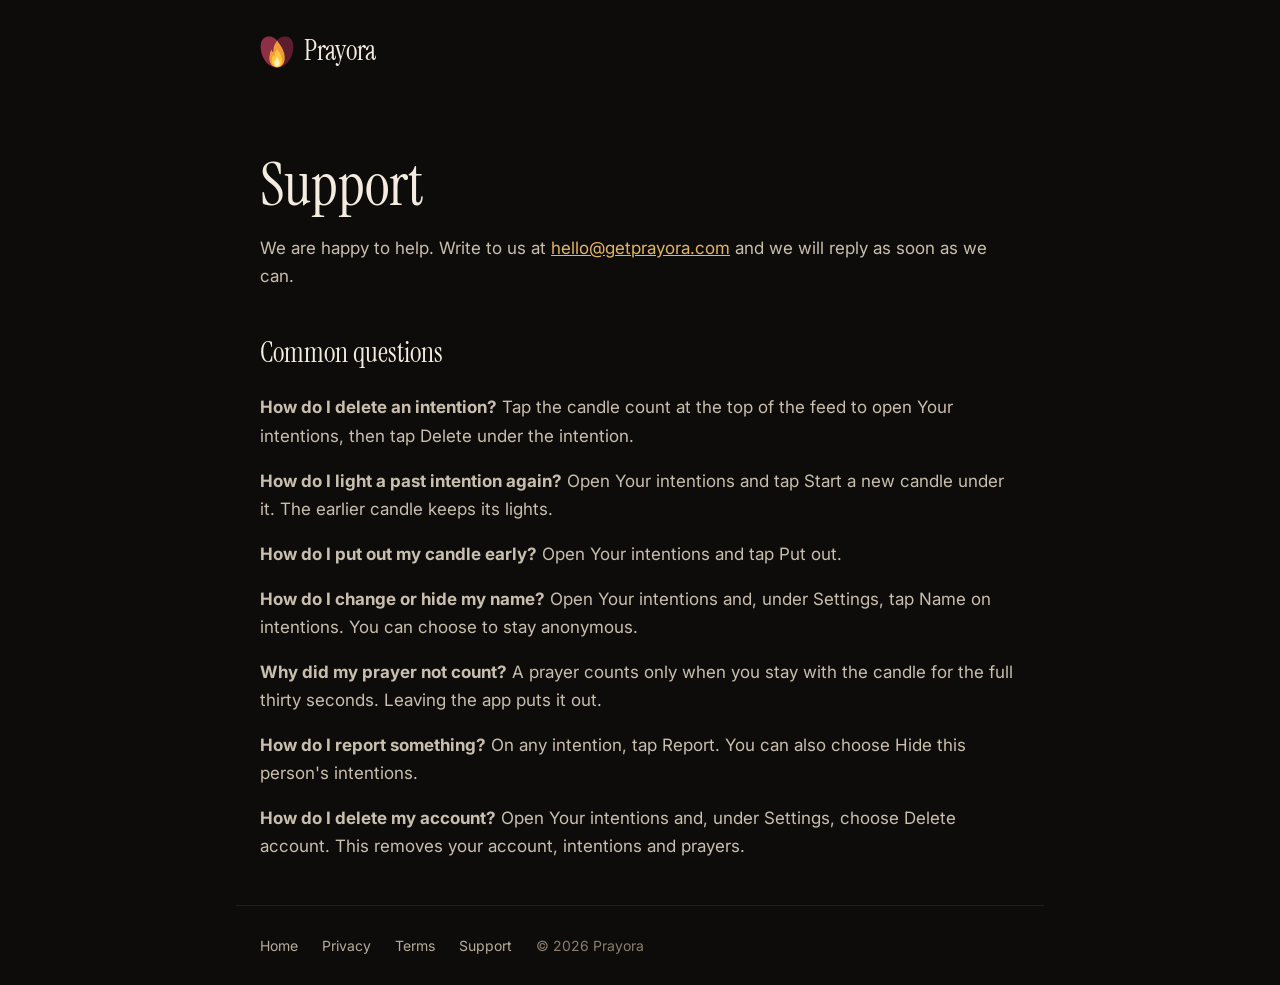
<file: support.html>
<!doctype html>
<html lang="en"><head><meta charset="utf-8"><meta name="viewport" content="width=device-width, initial-scale=1">
<title>Support | Prayora</title><meta name="theme-color" content="#0E0C0A"><link rel="icon" href="favicon.png">
<link rel="preconnect" href="https://fonts.googleapis.com"><link href="https://fonts.googleapis.com/css2?family=Instrument+Serif:ital@0;1&amp;family=Inter:wght@400;500;600&amp;display=swap" rel="stylesheet">
<link rel="stylesheet" href="page.css"></head><body>
<header><a class="brand" href="./"><svg width="34" height="33" viewBox="-48 -51 96 92" aria-hidden="true"><path d="M-15.8,-11.8L-15.5,-10.1L-15.0,-8.6L-14.5,-7.3L-13.7,-6.2L-12.9,-5.3L-12.0,-4.5L-11.0,-4.1L-10.0,-4.0L-10.5,-7.2L-10.5,-10.9L-9.9,-14.8L-8.8,-18.8L-7.3,-23.1L-5.1,-27.7L-2.7,-32.0L0.0,-36.0L-5.2,-29.3L-9.4,-23.3L-12.9,-17.5L-15.8,-11.8ZM0.3,40.0L1.9,39.9L3.9,39.8L7.2,39.3L10.4,38.5L13.5,37.4L16.5,36.0L19.3,34.4L22.1,32.6L25.1,30.2L27.6,27.9L30.3,25.0L32.8,21.9L35.2,18.6L37.0,15.5L39.0,11.9L40.7,8.1L42.2,4.2L43.4,0.2L44.5,-3.9L45.2,-8.1L45.8,-12.3L46.1,-17.6L46.1,-21.2L45.8,-24.9L45.2,-28.4L44.3,-31.5L43.1,-34.5L41.7,-37.1L40.0,-39.6L38.0,-41.7L35.9,-43.4L33.4,-45.0L30.8,-46.1L28.9,-46.7L26.8,-47.1L24.7,-47.4L22.6,-47.5L20.5,-47.5L18.4,-47.2L16.3,-46.8L14.3,-46.2L12.3,-45.5L10.3,-44.6L8.4,-43.5L6.5,-42.2L4.7,-40.9L3.0,-39.3L0.0,-36.0L5.4,-29.0L9.8,-22.6L13.6,-16.3L16.5,-10.4L18.8,-4.4L20.6,1.6L21.6,7.5L21.9,10.7L22.0,13.6L21.9,16.4L21.7,18.9L21.2,21.4L20.6,23.9L19.8,26.1L18.7,28.3L17.5,30.3L16.2,32.2L14.6,33.9L13.0,35.4L11.2,36.7L9.1,37.9L7.1,38.7L5.1,39.4L2.7,39.8L0.3,40.0Z" fill="#5C1E2E"></path><path d="M0.0,-36.0L-3.2,-39.5L-4.9,-41.0L-6.7,-42.4L-8.6,-43.6L-10.5,-44.7L-12.5,-45.5L-14.5,-46.3L-16.5,-46.9L-18.6,-47.3L-20.7,-47.5L-22.8,-47.5L-24.9,-47.4L-27.0,-47.1L-29.1,-46.6L-31.0,-46.0L-32.6,-45.3L-34.3,-44.4L-37.2,-42.4L-38.6,-41.1L-39.9,-39.7L-42.0,-36.6L-43.8,-33.0L-45.1,-28.9L-45.8,-24.4L-46.1,-19.6L-45.9,-13.4L-45.2,-8.1L-44.2,-2.9L-42.7,2.7L-40.7,8.1L-38.3,13.3L-35.4,18.2L-32.5,22.3L-29.0,26.5L-25.5,29.9L-21.7,32.8L-17.7,35.4L-13.5,37.4L-9.0,38.8L-4.8,39.7L-2.4,39.9L-1.5,40.0L-1.0,40.0L-0.5,40.0L-0.3,40.0L-2.5,39.9L-4.6,39.5L-6.7,38.9L-8.9,38.0L-10.9,36.9L-12.7,35.7L-14.3,34.2L-15.9,32.6L-17.3,30.7L-18.5,28.7L-19.6,26.5L-20.4,24.4L-21.1,21.9L-21.6,19.5L-21.9,16.7L-22.0,14.0L-21.9,11.1L-21.6,7.9L-20.6,2.0L-19.0,-4.0L-16.7,-10.0L-15.8,-11.8L-15.5,-10.1L-15.0,-8.6L-14.5,-7.3L-13.7,-6.2L-12.9,-5.3L-12.0,-4.5L-11.0,-4.1L-10.0,-4.0L-10.5,-7.2L-10.5,-10.5L-10.0,-14.4L-9.0,-18.3L-7.4,-22.7L-5.5,-26.9L-3.0,-31.6L0.0,-36.0ZM-0.2,-35.8L-0.2,-35.8L0.0,-36.0L-0.2,-35.8ZM-0.2,-35.7L-0.3,-35.6L-0.3,-35.6L-0.2,-35.7ZM-0.4,-35.5L-0.5,-35.4L-0.5,-35.4L-0.4,-35.5ZM-0.6,-35.3L-0.7,-35.2L-0.6,-35.2L-0.6,-35.3ZM-0.7,-35.1L-0.8,-34.9L-0.8,-35.0L-0.7,-35.1ZM-0.9,-34.9L-1.0,-34.7L-0.9,-34.8L-0.9,-34.9ZM-1.1,-34.6L-1.3,-34.4L-1.1,-34.6L-1.1,-34.6ZM-1.3,-34.4L-1.4,-34.2L-1.4,-34.2L-1.3,-34.4ZM-1.5,-34.1L-1.6,-34.0L-1.6,-34.0L-1.5,-34.1ZM-1.7,-33.9L-1.8,-33.8L-1.7,-33.8L-1.7,-33.9ZM-1.9,-33.7L-2.0,-33.5L-1.9,-33.6L-1.9,-33.7ZM-2.0,-33.4L-2.2,-33.3L-2.1,-33.4L-2.0,-33.4ZM-2.2,-33.2L-2.4,-33.0L-2.2,-33.2L-2.2,-33.2ZM-2.4,-33.0L-2.6,-32.7L-2.4,-33.0L-2.4,-33.0ZM-2.6,-32.7L-2.8,-32.5L-2.7,-32.5L-2.6,-32.7ZM-2.8,-32.4L-3.0,-32.3L-2.9,-32.3L-2.8,-32.4ZM-3.0,-32.2L-3.1,-32.0L-3.1,-32.1L-3.0,-32.2ZM-3.2,-31.9L-3.3,-31.8L-3.3,-31.9L-3.2,-31.9ZM-3.4,-31.7L-3.5,-31.5L-3.4,-31.6L-3.4,-31.7ZM-3.6,-31.4L-3.7,-31.2L-3.6,-31.4L-3.6,-31.4ZM-3.8,-31.2L-4.0,-30.9L-4.0,-30.9L-3.8,-31.2ZM-4.0,-30.9L-4.2,-30.7L-4.1,-30.7L-4.0,-30.9ZM-4.2,-30.6L-4.4,-30.4L-4.3,-30.5L-4.2,-30.6ZM-4.4,-30.3L-4.6,-30.2L-4.5,-30.2L-4.4,-30.3ZM-4.6,-30.1L-4.7,-29.9L-4.7,-30.0L-4.6,-30.1ZM-4.8,-29.8L-5.0,-29.6L-4.9,-29.8L-4.8,-29.8ZM-5.0,-29.5L-5.2,-29.3L-5.0,-29.5L-5.0,-29.5ZM-5.2,-29.3L-5.4,-29.0L-5.4,-29.0L-5.2,-29.3ZM-5.5,-28.9L-5.6,-28.7L-5.6,-28.8L-5.5,-28.9ZM-5.7,-28.6L-5.8,-28.5L-5.8,-28.5L-5.7,-28.6ZM-5.9,-28.4L-6.0,-28.2L-5.9,-28.3L-5.9,-28.4ZM-6.1,-28.1L-6.2,-27.9L-6.1,-28.0L-6.1,-28.1ZM-6.3,-27.8L-6.4,-27.6L-6.3,-27.8L-6.3,-27.8ZM-6.5,-27.5L-6.7,-27.3L-6.5,-27.5L-6.5,-27.5ZM-6.7,-27.2L-6.9,-27.0L-6.9,-27.0L-6.7,-27.2ZM-6.9,-26.9L-7.1,-26.7L-7.0,-26.7L-6.9,-26.9ZM-7.1,-26.6L-7.3,-26.4L-7.2,-26.5L-7.1,-26.6ZM-7.4,-26.3L-7.5,-26.1L-7.4,-26.2L-7.4,-26.3ZM-7.6,-26.0L-7.7,-25.8L-7.6,-25.9L-7.6,-26.0ZM-7.8,-25.7L-7.9,-25.5L-7.8,-25.7L-7.8,-25.7ZM-8.0,-25.4L-8.2,-25.1L-8.0,-25.4L-8.0,-25.4ZM-8.2,-25.1L-8.4,-24.8L-8.3,-24.9L-8.2,-25.1ZM-8.4,-24.7L-8.6,-24.5L-8.5,-24.6L-8.4,-24.7ZM-8.6,-24.4L-8.8,-24.2L-8.7,-24.3L-8.6,-24.4ZM-8.8,-24.1L-9.0,-23.9L-8.9,-24.0L-8.8,-24.1ZM-9.0,-23.8L-9.2,-23.6L-9.1,-23.8L-9.0,-23.8ZM-9.2,-23.5L-9.4,-23.3L-9.3,-23.5L-9.2,-23.5ZM-9.4,-23.2L-9.6,-22.9L-9.4,-23.2L-9.4,-23.2ZM-9.7,-22.8L-9.8,-22.6L-9.8,-22.6L-9.7,-22.8ZM-9.9,-22.5L-10.0,-22.3L-10.0,-22.3L-9.9,-22.5ZM-10.1,-22.2L-10.2,-22.0L-10.2,-22.1L-10.1,-22.2ZM-10.3,-21.8L-10.4,-21.7L-10.4,-21.8L-10.3,-21.8ZM-10.5,-21.5L-10.6,-21.3L-10.5,-21.5L-10.5,-21.5ZM-10.7,-21.2L-10.9,-21.0L-10.7,-21.2L-10.7,-21.2ZM-10.9,-20.9L-11.1,-20.6L-11.1,-20.6L-10.9,-20.9ZM-11.2,-20.5L-11.3,-20.3L-11.3,-20.3L-11.2,-20.5ZM-11.4,-20.1L-11.5,-19.9L-11.5,-20.0L-11.4,-20.1ZM-11.6,-19.8L-11.7,-19.6L-11.6,-19.7L-11.6,-19.8ZM-11.8,-19.5L-11.9,-19.3L-11.8,-19.4L-11.8,-19.5ZM-12.0,-19.1L-12.1,-18.9L-12.0,-19.1L-12.0,-19.1ZM-12.2,-18.8L-12.3,-18.5L-12.2,-18.8L-12.2,-18.8ZM-12.3,-18.5L-12.5,-18.2L-12.5,-18.2L-12.3,-18.5ZM-12.6,-18.0L-12.7,-17.8L-12.7,-17.9L-12.6,-18.0ZM-12.8,-17.7L-12.9,-17.5L-12.9,-17.6L-12.8,-17.7ZM-13.0,-17.3L-13.1,-17.1L-13.1,-17.2L-13.0,-17.3ZM-13.2,-17.0L-13.3,-16.8L-13.2,-16.9L-13.2,-17.0ZM-13.4,-16.7L-13.5,-16.4L-13.4,-16.6L-13.4,-16.7ZM-13.6,-16.3L-13.7,-16.0L-13.6,-16.3L-13.6,-16.3ZM-13.8,-16.0L-13.9,-15.6L-13.9,-15.7L-13.8,-16.0ZM-14.0,-15.5L-14.1,-15.3L-14.1,-15.3L-14.0,-15.5ZM-14.2,-15.2L-14.3,-14.9L-14.3,-15.0L-14.2,-15.2ZM-14.4,-14.8L-14.5,-14.6L-14.4,-14.7L-14.4,-14.8ZM-14.6,-14.4L-14.7,-14.2L-14.6,-14.4L-14.6,-14.4ZM-14.7,-14.1L-14.9,-13.8L-14.8,-14.0L-14.7,-14.1ZM-14.9,-13.7L-15.1,-13.4L-14.9,-13.7L-14.9,-13.7ZM-15.1,-13.3L-15.3,-13.0L-15.2,-13.1L-15.1,-13.3ZM-15.3,-12.9L-15.4,-12.7L-15.4,-12.7L-15.3,-12.9ZM-15.5,-12.5L-15.6,-12.3L-15.6,-12.4L-15.5,-12.5ZM-15.7,-12.2L-15.8,-11.9L-15.7,-12.1L-15.7,-12.2Z" fill="#8E2F45"></path><path d="M0.7,40.0L2.9,39.8L5.1,39.4L7.1,38.7L9.3,37.8L11.2,36.7L13.0,35.4L14.6,33.9L16.2,32.2L17.5,30.3L18.7,28.3L19.8,26.1L20.6,23.9L21.2,21.4L21.7,18.9L21.9,16.4L22.0,13.6L21.9,10.7L21.6,7.5L20.6,1.6L18.8,-4.4L16.5,-10.4L13.6,-16.3L9.8,-22.6L5.4,-29.0L0.0,-36.0L-2.7,-32.0L-5.1,-27.7L-7.3,-23.1L-8.8,-18.8L-9.9,-14.8L-10.5,-10.9L-10.5,-7.2L-10.0,-4.0L-11.0,-4.1L-12.0,-4.5L-12.9,-5.3L-13.7,-6.2L-14.5,-7.3L-15.0,-8.6L-15.5,-10.1L-15.8,-11.8L-16.7,-10.0L-17.9,-6.9L-19.1,-3.6L-20.7,2.4L-21.7,8.3L-21.9,11.1L-22.0,14.3L-21.9,16.9L-21.5,19.7L-21.1,22.1L-20.3,24.6L-19.4,27.0L-18.3,29.1L-17.0,31.1L-15.6,32.9L-14.0,34.5L-12.1,36.1L-10.3,37.3L-8.2,38.3L-5.9,39.2L-3.8,39.7L-1.6,39.9L0.7,40.0Z" fill="#F29A38"/><path d="M0.7,40.0L2.9,39.8L5.1,39.4L7.1,38.7L9.3,37.8L11.2,36.7L13.0,35.4L14.6,33.9L16.2,32.2L17.5,30.3L18.7,28.3L19.8,26.1L20.6,23.9L21.2,21.4L21.7,18.9L21.9,16.4L22.0,13.6L21.9,10.7L21.6,7.5L20.6,1.6L18.8,-4.4L16.5,-10.4L13.6,-16.3L9.8,-22.6L5.4,-29.0L0.0,-36.0L-2.7,-32.0L-5.1,-27.7L-7.3,-23.1L-8.8,-18.8L-9.9,-14.8L-10.5,-10.9L-10.5,-7.2L-10.0,-4.0L-11.0,-4.1L-12.0,-4.5L-12.9,-5.3L-13.7,-6.2L-14.5,-7.3L-15.0,-8.6L-15.5,-10.1L-15.8,-11.8L-16.7,-10.0L-17.9,-6.9L-19.1,-3.6L-20.7,2.4L-21.7,8.3L-21.9,11.1L-22.0,14.3L-21.9,16.9L-21.5,19.7L-21.1,22.1L-20.3,24.6L-19.4,27.0L-18.3,29.1L-17.0,31.1L-15.6,32.9L-14.0,34.5L-12.1,36.1L-10.3,37.3L-8.2,38.3L-5.9,39.2L-3.8,39.7L-1.6,39.9L0.7,40.0Z" fill="#FFC93E" transform="translate(0 36) scale(0.66) translate(0 -36)"/><path d="M0.7,40.0L2.9,39.8L5.1,39.4L7.1,38.7L9.3,37.8L11.2,36.7L13.0,35.4L14.6,33.9L16.2,32.2L17.5,30.3L18.7,28.3L19.8,26.1L20.6,23.9L21.2,21.4L21.7,18.9L21.9,16.4L22.0,13.6L21.9,10.7L21.6,7.5L20.6,1.6L18.8,-4.4L16.5,-10.4L13.6,-16.3L9.8,-22.6L5.4,-29.0L0.0,-36.0L-2.7,-32.0L-5.1,-27.7L-7.3,-23.1L-8.8,-18.8L-9.9,-14.8L-10.5,-10.9L-10.5,-7.2L-10.0,-4.0L-11.0,-4.1L-12.0,-4.5L-12.9,-5.3L-13.7,-6.2L-14.5,-7.3L-15.0,-8.6L-15.5,-10.1L-15.8,-11.8L-16.7,-10.0L-17.9,-6.9L-19.1,-3.6L-20.7,2.4L-21.7,8.3L-21.9,11.1L-22.0,14.3L-21.9,16.9L-21.5,19.7L-21.1,22.1L-20.3,24.6L-19.4,27.0L-18.3,29.1L-17.0,31.1L-15.6,32.9L-14.0,34.5L-12.1,36.1L-10.3,37.3L-8.2,38.3L-5.9,39.2L-3.8,39.7L-1.6,39.9L0.7,40.0Z" fill="#FFF1C4" transform="translate(0 36) scale(0.34) translate(0 -36)"/></svg><span>Prayora</span></a></header>
<main>
<h1>Support</h1>
<p>We are happy to help. Write to us at <a href="mailto:hello@getprayora.com">hello@getprayora.com</a> and we will reply as soon as we can.</p>
<h2>Common questions</h2>
<p><strong>How do I delete an intention?</strong> Tap the candle count at the top of the feed to open Your intentions, then tap Delete under the intention.</p>
<p><strong>How do I light a past intention again?</strong> Open Your intentions and tap Start a new candle under it. The earlier candle keeps its lights.</p>
<p><strong>How do I put out my candle early?</strong> Open Your intentions and tap Put out.</p>
<p><strong>How do I change or hide my name?</strong> Open Your intentions and, under Settings, tap Name on intentions. You can choose to stay anonymous.</p>
<p><strong>Why did my prayer not count?</strong> A prayer counts only when you stay with the candle for the full thirty seconds. Leaving the app puts it out.</p>
<p><strong>How do I report something?</strong> On any intention, tap Report. You can also choose Hide this person's intentions.</p>
<p><strong>How do I delete my account?</strong> Open Your intentions and, under Settings, choose Delete account. This removes your account, intentions and prayers.</p>
</main>
<footer><a href="./">Home</a><a href="privacy.html">Privacy</a><a href="terms.html">Terms</a><a href="support.html">Support</a><span>&copy; 2026 Prayora</span></footer>
</body></html>
</file>
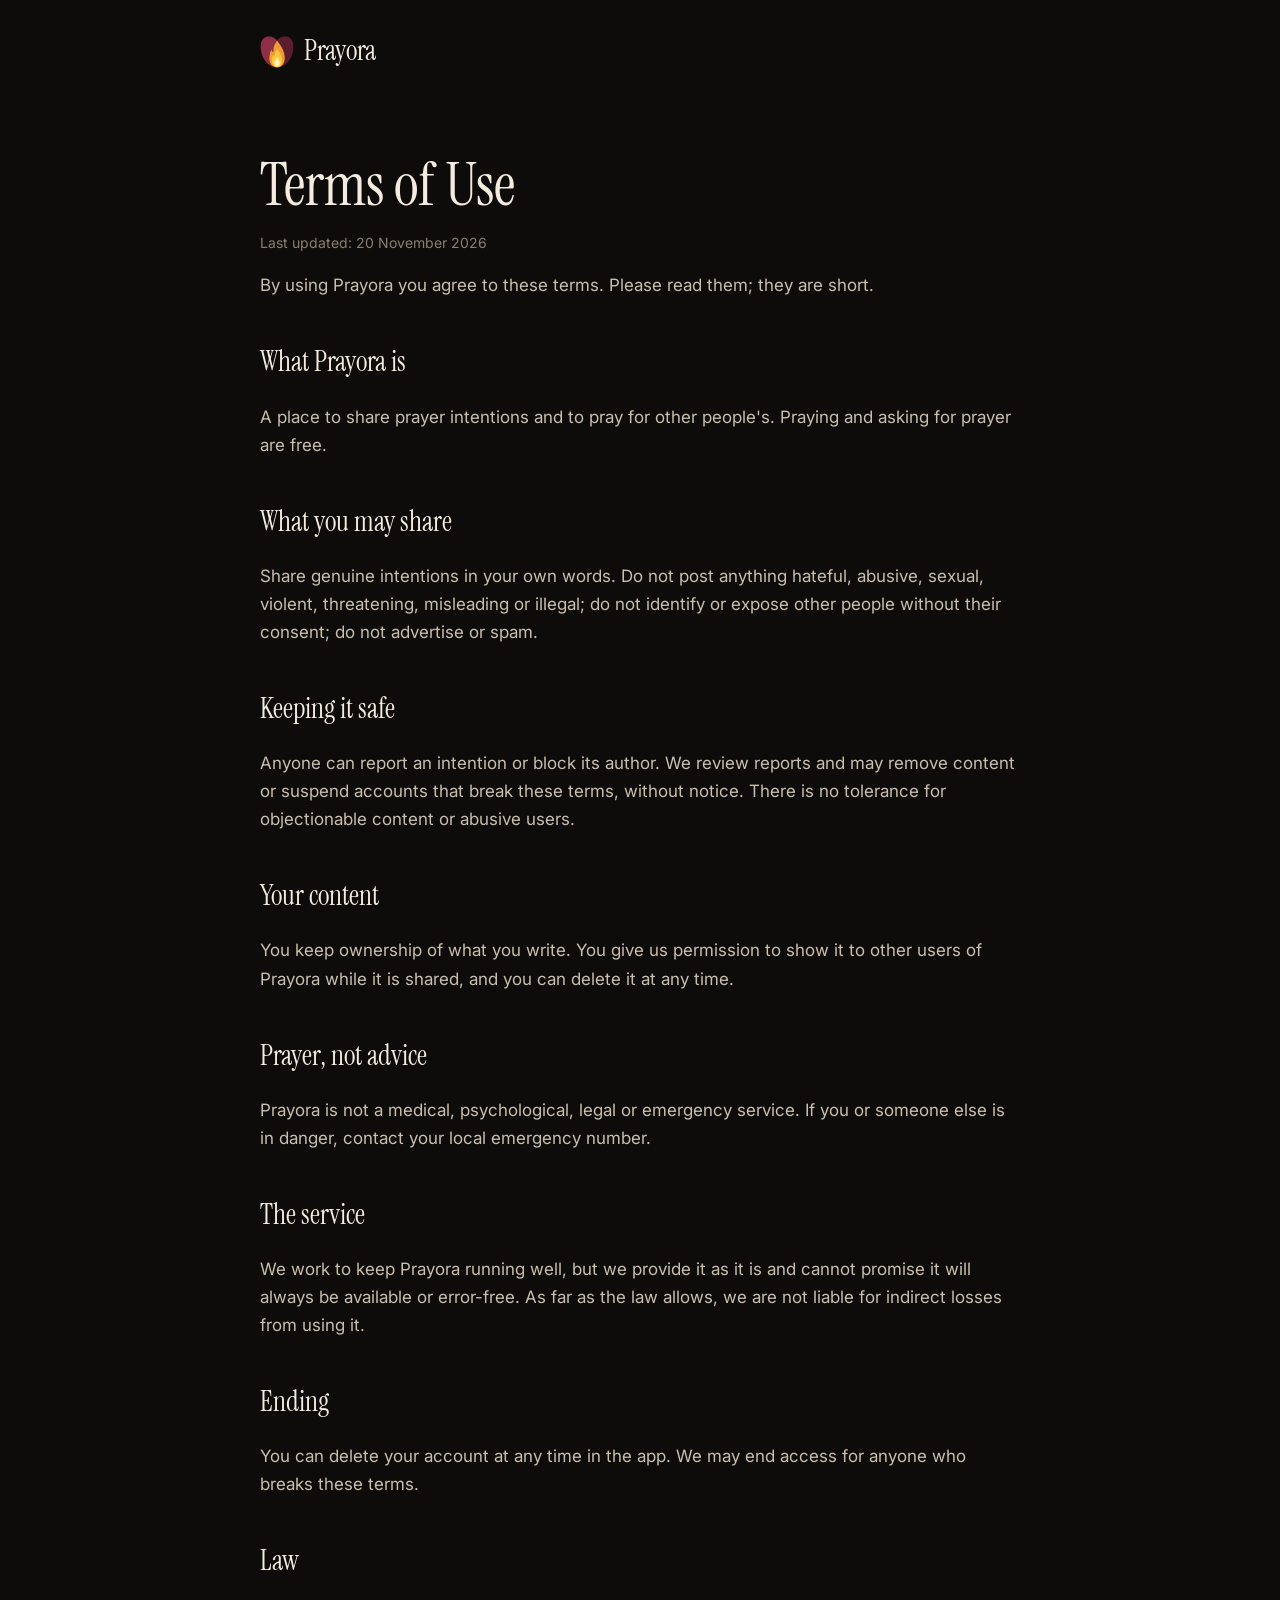
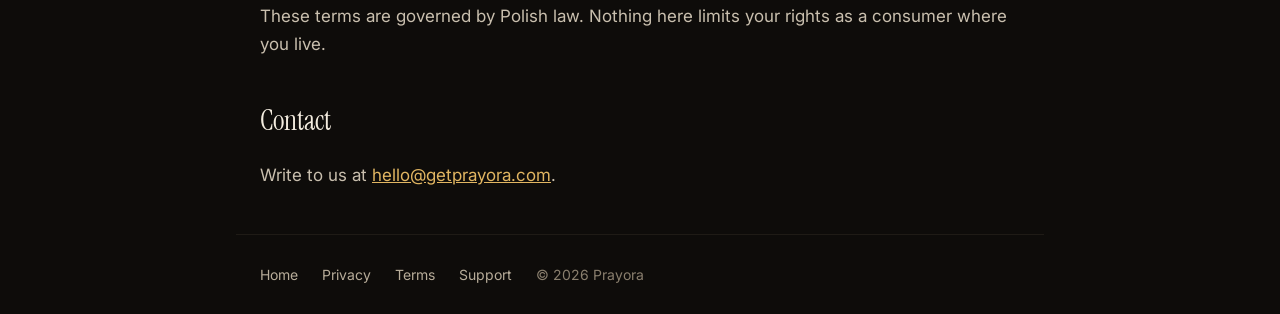
<file: terms.html>
<!doctype html>
<html lang="en"><head><meta charset="utf-8"><meta name="viewport" content="width=device-width, initial-scale=1">
<title>Terms of Use | Prayora</title><meta name="theme-color" content="#0E0C0A"><link rel="icon" href="favicon.png">
<link rel="preconnect" href="https://fonts.googleapis.com"><link href="https://fonts.googleapis.com/css2?family=Instrument+Serif:ital@0;1&amp;family=Inter:wght@400;500;600&amp;display=swap" rel="stylesheet">
<link rel="stylesheet" href="page.css"></head><body>
<header><a class="brand" href="./"><svg width="34" height="33" viewBox="-48 -51 96 92" aria-hidden="true"><path d="M-15.8,-11.8L-15.5,-10.1L-15.0,-8.6L-14.5,-7.3L-13.7,-6.2L-12.9,-5.3L-12.0,-4.5L-11.0,-4.1L-10.0,-4.0L-10.5,-7.2L-10.5,-10.9L-9.9,-14.8L-8.8,-18.8L-7.3,-23.1L-5.1,-27.7L-2.7,-32.0L0.0,-36.0L-5.2,-29.3L-9.4,-23.3L-12.9,-17.5L-15.8,-11.8ZM0.3,40.0L1.9,39.9L3.9,39.8L7.2,39.3L10.4,38.5L13.5,37.4L16.5,36.0L19.3,34.4L22.1,32.6L25.1,30.2L27.6,27.9L30.3,25.0L32.8,21.9L35.2,18.6L37.0,15.5L39.0,11.9L40.7,8.1L42.2,4.2L43.4,0.2L44.5,-3.9L45.2,-8.1L45.8,-12.3L46.1,-17.6L46.1,-21.2L45.8,-24.9L45.2,-28.4L44.3,-31.5L43.1,-34.5L41.7,-37.1L40.0,-39.6L38.0,-41.7L35.9,-43.4L33.4,-45.0L30.8,-46.1L28.9,-46.7L26.8,-47.1L24.7,-47.4L22.6,-47.5L20.5,-47.5L18.4,-47.2L16.3,-46.8L14.3,-46.2L12.3,-45.5L10.3,-44.6L8.4,-43.5L6.5,-42.2L4.7,-40.9L3.0,-39.3L0.0,-36.0L5.4,-29.0L9.8,-22.6L13.6,-16.3L16.5,-10.4L18.8,-4.4L20.6,1.6L21.6,7.5L21.9,10.7L22.0,13.6L21.9,16.4L21.7,18.9L21.2,21.4L20.6,23.9L19.8,26.1L18.7,28.3L17.5,30.3L16.2,32.2L14.6,33.9L13.0,35.4L11.2,36.7L9.1,37.9L7.1,38.7L5.1,39.4L2.7,39.8L0.3,40.0Z" fill="#5C1E2E"></path><path d="M0.0,-36.0L-3.2,-39.5L-4.9,-41.0L-6.7,-42.4L-8.6,-43.6L-10.5,-44.7L-12.5,-45.5L-14.5,-46.3L-16.5,-46.9L-18.6,-47.3L-20.7,-47.5L-22.8,-47.5L-24.9,-47.4L-27.0,-47.1L-29.1,-46.6L-31.0,-46.0L-32.6,-45.3L-34.3,-44.4L-37.2,-42.4L-38.6,-41.1L-39.9,-39.7L-42.0,-36.6L-43.8,-33.0L-45.1,-28.9L-45.8,-24.4L-46.1,-19.6L-45.9,-13.4L-45.2,-8.1L-44.2,-2.9L-42.7,2.7L-40.7,8.1L-38.3,13.3L-35.4,18.2L-32.5,22.3L-29.0,26.5L-25.5,29.9L-21.7,32.8L-17.7,35.4L-13.5,37.4L-9.0,38.8L-4.8,39.7L-2.4,39.9L-1.5,40.0L-1.0,40.0L-0.5,40.0L-0.3,40.0L-2.5,39.9L-4.6,39.5L-6.7,38.9L-8.9,38.0L-10.9,36.9L-12.7,35.7L-14.3,34.2L-15.9,32.6L-17.3,30.7L-18.5,28.7L-19.6,26.5L-20.4,24.4L-21.1,21.9L-21.6,19.5L-21.9,16.7L-22.0,14.0L-21.9,11.1L-21.6,7.9L-20.6,2.0L-19.0,-4.0L-16.7,-10.0L-15.8,-11.8L-15.5,-10.1L-15.0,-8.6L-14.5,-7.3L-13.7,-6.2L-12.9,-5.3L-12.0,-4.5L-11.0,-4.1L-10.0,-4.0L-10.5,-7.2L-10.5,-10.5L-10.0,-14.4L-9.0,-18.3L-7.4,-22.7L-5.5,-26.9L-3.0,-31.6L0.0,-36.0ZM-0.2,-35.8L-0.2,-35.8L0.0,-36.0L-0.2,-35.8ZM-0.2,-35.7L-0.3,-35.6L-0.3,-35.6L-0.2,-35.7ZM-0.4,-35.5L-0.5,-35.4L-0.5,-35.4L-0.4,-35.5ZM-0.6,-35.3L-0.7,-35.2L-0.6,-35.2L-0.6,-35.3ZM-0.7,-35.1L-0.8,-34.9L-0.8,-35.0L-0.7,-35.1ZM-0.9,-34.9L-1.0,-34.7L-0.9,-34.8L-0.9,-34.9ZM-1.1,-34.6L-1.3,-34.4L-1.1,-34.6L-1.1,-34.6ZM-1.3,-34.4L-1.4,-34.2L-1.4,-34.2L-1.3,-34.4ZM-1.5,-34.1L-1.6,-34.0L-1.6,-34.0L-1.5,-34.1ZM-1.7,-33.9L-1.8,-33.8L-1.7,-33.8L-1.7,-33.9ZM-1.9,-33.7L-2.0,-33.5L-1.9,-33.6L-1.9,-33.7ZM-2.0,-33.4L-2.2,-33.3L-2.1,-33.4L-2.0,-33.4ZM-2.2,-33.2L-2.4,-33.0L-2.2,-33.2L-2.2,-33.2ZM-2.4,-33.0L-2.6,-32.7L-2.4,-33.0L-2.4,-33.0ZM-2.6,-32.7L-2.8,-32.5L-2.7,-32.5L-2.6,-32.7ZM-2.8,-32.4L-3.0,-32.3L-2.9,-32.3L-2.8,-32.4ZM-3.0,-32.2L-3.1,-32.0L-3.1,-32.1L-3.0,-32.2ZM-3.2,-31.9L-3.3,-31.8L-3.3,-31.9L-3.2,-31.9ZM-3.4,-31.7L-3.5,-31.5L-3.4,-31.6L-3.4,-31.7ZM-3.6,-31.4L-3.7,-31.2L-3.6,-31.4L-3.6,-31.4ZM-3.8,-31.2L-4.0,-30.9L-4.0,-30.9L-3.8,-31.2ZM-4.0,-30.9L-4.2,-30.7L-4.1,-30.7L-4.0,-30.9ZM-4.2,-30.6L-4.4,-30.4L-4.3,-30.5L-4.2,-30.6ZM-4.4,-30.3L-4.6,-30.2L-4.5,-30.2L-4.4,-30.3ZM-4.6,-30.1L-4.7,-29.9L-4.7,-30.0L-4.6,-30.1ZM-4.8,-29.8L-5.0,-29.6L-4.9,-29.8L-4.8,-29.8ZM-5.0,-29.5L-5.2,-29.3L-5.0,-29.5L-5.0,-29.5ZM-5.2,-29.3L-5.4,-29.0L-5.4,-29.0L-5.2,-29.3ZM-5.5,-28.9L-5.6,-28.7L-5.6,-28.8L-5.5,-28.9ZM-5.7,-28.6L-5.8,-28.5L-5.8,-28.5L-5.7,-28.6ZM-5.9,-28.4L-6.0,-28.2L-5.9,-28.3L-5.9,-28.4ZM-6.1,-28.1L-6.2,-27.9L-6.1,-28.0L-6.1,-28.1ZM-6.3,-27.8L-6.4,-27.6L-6.3,-27.8L-6.3,-27.8ZM-6.5,-27.5L-6.7,-27.3L-6.5,-27.5L-6.5,-27.5ZM-6.7,-27.2L-6.9,-27.0L-6.9,-27.0L-6.7,-27.2ZM-6.9,-26.9L-7.1,-26.7L-7.0,-26.7L-6.9,-26.9ZM-7.1,-26.6L-7.3,-26.4L-7.2,-26.5L-7.1,-26.6ZM-7.4,-26.3L-7.5,-26.1L-7.4,-26.2L-7.4,-26.3ZM-7.6,-26.0L-7.7,-25.8L-7.6,-25.9L-7.6,-26.0ZM-7.8,-25.7L-7.9,-25.5L-7.8,-25.7L-7.8,-25.7ZM-8.0,-25.4L-8.2,-25.1L-8.0,-25.4L-8.0,-25.4ZM-8.2,-25.1L-8.4,-24.8L-8.3,-24.9L-8.2,-25.1ZM-8.4,-24.7L-8.6,-24.5L-8.5,-24.6L-8.4,-24.7ZM-8.6,-24.4L-8.8,-24.2L-8.7,-24.3L-8.6,-24.4ZM-8.8,-24.1L-9.0,-23.9L-8.9,-24.0L-8.8,-24.1ZM-9.0,-23.8L-9.2,-23.6L-9.1,-23.8L-9.0,-23.8ZM-9.2,-23.5L-9.4,-23.3L-9.3,-23.5L-9.2,-23.5ZM-9.4,-23.2L-9.6,-22.9L-9.4,-23.2L-9.4,-23.2ZM-9.7,-22.8L-9.8,-22.6L-9.8,-22.6L-9.7,-22.8ZM-9.9,-22.5L-10.0,-22.3L-10.0,-22.3L-9.9,-22.5ZM-10.1,-22.2L-10.2,-22.0L-10.2,-22.1L-10.1,-22.2ZM-10.3,-21.8L-10.4,-21.7L-10.4,-21.8L-10.3,-21.8ZM-10.5,-21.5L-10.6,-21.3L-10.5,-21.5L-10.5,-21.5ZM-10.7,-21.2L-10.9,-21.0L-10.7,-21.2L-10.7,-21.2ZM-10.9,-20.9L-11.1,-20.6L-11.1,-20.6L-10.9,-20.9ZM-11.2,-20.5L-11.3,-20.3L-11.3,-20.3L-11.2,-20.5ZM-11.4,-20.1L-11.5,-19.9L-11.5,-20.0L-11.4,-20.1ZM-11.6,-19.8L-11.7,-19.6L-11.6,-19.7L-11.6,-19.8ZM-11.8,-19.5L-11.9,-19.3L-11.8,-19.4L-11.8,-19.5ZM-12.0,-19.1L-12.1,-18.9L-12.0,-19.1L-12.0,-19.1ZM-12.2,-18.8L-12.3,-18.5L-12.2,-18.8L-12.2,-18.8ZM-12.3,-18.5L-12.5,-18.2L-12.5,-18.2L-12.3,-18.5ZM-12.6,-18.0L-12.7,-17.8L-12.7,-17.9L-12.6,-18.0ZM-12.8,-17.7L-12.9,-17.5L-12.9,-17.6L-12.8,-17.7ZM-13.0,-17.3L-13.1,-17.1L-13.1,-17.2L-13.0,-17.3ZM-13.2,-17.0L-13.3,-16.8L-13.2,-16.9L-13.2,-17.0ZM-13.4,-16.7L-13.5,-16.4L-13.4,-16.6L-13.4,-16.7ZM-13.6,-16.3L-13.7,-16.0L-13.6,-16.3L-13.6,-16.3ZM-13.8,-16.0L-13.9,-15.6L-13.9,-15.7L-13.8,-16.0ZM-14.0,-15.5L-14.1,-15.3L-14.1,-15.3L-14.0,-15.5ZM-14.2,-15.2L-14.3,-14.9L-14.3,-15.0L-14.2,-15.2ZM-14.4,-14.8L-14.5,-14.6L-14.4,-14.7L-14.4,-14.8ZM-14.6,-14.4L-14.7,-14.2L-14.6,-14.4L-14.6,-14.4ZM-14.7,-14.1L-14.9,-13.8L-14.8,-14.0L-14.7,-14.1ZM-14.9,-13.7L-15.1,-13.4L-14.9,-13.7L-14.9,-13.7ZM-15.1,-13.3L-15.3,-13.0L-15.2,-13.1L-15.1,-13.3ZM-15.3,-12.9L-15.4,-12.7L-15.4,-12.7L-15.3,-12.9ZM-15.5,-12.5L-15.6,-12.3L-15.6,-12.4L-15.5,-12.5ZM-15.7,-12.2L-15.8,-11.9L-15.7,-12.1L-15.7,-12.2Z" fill="#8E2F45"></path><path d="M0.7,40.0L2.9,39.8L5.1,39.4L7.1,38.7L9.3,37.8L11.2,36.7L13.0,35.4L14.6,33.9L16.2,32.2L17.5,30.3L18.7,28.3L19.8,26.1L20.6,23.9L21.2,21.4L21.7,18.9L21.9,16.4L22.0,13.6L21.9,10.7L21.6,7.5L20.6,1.6L18.8,-4.4L16.5,-10.4L13.6,-16.3L9.8,-22.6L5.4,-29.0L0.0,-36.0L-2.7,-32.0L-5.1,-27.7L-7.3,-23.1L-8.8,-18.8L-9.9,-14.8L-10.5,-10.9L-10.5,-7.2L-10.0,-4.0L-11.0,-4.1L-12.0,-4.5L-12.9,-5.3L-13.7,-6.2L-14.5,-7.3L-15.0,-8.6L-15.5,-10.1L-15.8,-11.8L-16.7,-10.0L-17.9,-6.9L-19.1,-3.6L-20.7,2.4L-21.7,8.3L-21.9,11.1L-22.0,14.3L-21.9,16.9L-21.5,19.7L-21.1,22.1L-20.3,24.6L-19.4,27.0L-18.3,29.1L-17.0,31.1L-15.6,32.9L-14.0,34.5L-12.1,36.1L-10.3,37.3L-8.2,38.3L-5.9,39.2L-3.8,39.7L-1.6,39.9L0.7,40.0Z" fill="#F29A38"/><path d="M0.7,40.0L2.9,39.8L5.1,39.4L7.1,38.7L9.3,37.8L11.2,36.7L13.0,35.4L14.6,33.9L16.2,32.2L17.5,30.3L18.7,28.3L19.8,26.1L20.6,23.9L21.2,21.4L21.7,18.9L21.9,16.4L22.0,13.6L21.9,10.7L21.6,7.5L20.6,1.6L18.8,-4.4L16.5,-10.4L13.6,-16.3L9.8,-22.6L5.4,-29.0L0.0,-36.0L-2.7,-32.0L-5.1,-27.7L-7.3,-23.1L-8.8,-18.8L-9.9,-14.8L-10.5,-10.9L-10.5,-7.2L-10.0,-4.0L-11.0,-4.1L-12.0,-4.5L-12.9,-5.3L-13.7,-6.2L-14.5,-7.3L-15.0,-8.6L-15.5,-10.1L-15.8,-11.8L-16.7,-10.0L-17.9,-6.9L-19.1,-3.6L-20.7,2.4L-21.7,8.3L-21.9,11.1L-22.0,14.3L-21.9,16.9L-21.5,19.7L-21.1,22.1L-20.3,24.6L-19.4,27.0L-18.3,29.1L-17.0,31.1L-15.6,32.9L-14.0,34.5L-12.1,36.1L-10.3,37.3L-8.2,38.3L-5.9,39.2L-3.8,39.7L-1.6,39.9L0.7,40.0Z" fill="#FFC93E" transform="translate(0 36) scale(0.66) translate(0 -36)"/><path d="M0.7,40.0L2.9,39.8L5.1,39.4L7.1,38.7L9.3,37.8L11.2,36.7L13.0,35.4L14.6,33.9L16.2,32.2L17.5,30.3L18.7,28.3L19.8,26.1L20.6,23.9L21.2,21.4L21.7,18.9L21.9,16.4L22.0,13.6L21.9,10.7L21.6,7.5L20.6,1.6L18.8,-4.4L16.5,-10.4L13.6,-16.3L9.8,-22.6L5.4,-29.0L0.0,-36.0L-2.7,-32.0L-5.1,-27.7L-7.3,-23.1L-8.8,-18.8L-9.9,-14.8L-10.5,-10.9L-10.5,-7.2L-10.0,-4.0L-11.0,-4.1L-12.0,-4.5L-12.9,-5.3L-13.7,-6.2L-14.5,-7.3L-15.0,-8.6L-15.5,-10.1L-15.8,-11.8L-16.7,-10.0L-17.9,-6.9L-19.1,-3.6L-20.7,2.4L-21.7,8.3L-21.9,11.1L-22.0,14.3L-21.9,16.9L-21.5,19.7L-21.1,22.1L-20.3,24.6L-19.4,27.0L-18.3,29.1L-17.0,31.1L-15.6,32.9L-14.0,34.5L-12.1,36.1L-10.3,37.3L-8.2,38.3L-5.9,39.2L-3.8,39.7L-1.6,39.9L0.7,40.0Z" fill="#FFF1C4" transform="translate(0 36) scale(0.34) translate(0 -36)"/></svg><span>Prayora</span></a></header>
<main>
<h1>Terms of Use</h1><p class="updated">Last updated: 20 November 2026</p>
<p>By using Prayora you agree to these terms. Please read them; they are short.</p>
<h2>What Prayora is</h2><p>A place to share prayer intentions and to pray for other people's. Praying and asking for prayer are free.</p>
<h2>What you may share</h2><p>Share genuine intentions in your own words. Do not post anything hateful, abusive, sexual, violent, threatening, misleading or illegal; do not identify or expose other people without their consent; do not advertise or spam.</p>
<h2>Keeping it safe</h2><p>Anyone can report an intention or block its author. We review reports and may remove content or suspend accounts that break these terms, without notice. There is no tolerance for objectionable content or abusive users.</p>
<h2>Your content</h2><p>You keep ownership of what you write. You give us permission to show it to other users of Prayora while it is shared, and you can delete it at any time.</p>
<h2>Prayer, not advice</h2><p>Prayora is not a medical, psychological, legal or emergency service. If you or someone else is in danger, contact your local emergency number.</p>
<h2>The service</h2><p>We work to keep Prayora running well, but we provide it as it is and cannot promise it will always be available or error-free. As far as the law allows, we are not liable for indirect losses from using it.</p>
<h2>Ending</h2><p>You can delete your account at any time in the app. We may end access for anyone who breaks these terms.</p>
<h2>Law</h2><p>These terms are governed by Polish law. Nothing here limits your rights as a consumer where you live.</p>
<h2>Contact</h2><p>Write to us at <a href="mailto:hello@getprayora.com">hello@getprayora.com</a>.</p>
</main>
<footer><a href="./">Home</a><a href="privacy.html">Privacy</a><a href="terms.html">Terms</a><a href="support.html">Support</a><span>&copy; 2026 Prayora</span></footer>
</body></html>
</file>
<file: page.css>
body{margin:0;background:#0E0C0A;color:#F3ECDF;font-family:Inter,system-ui,sans-serif;line-height:1.65}
a{color:#E2B662}a:hover{color:#F0C978}
header,main,footer{max-width:760px;margin:0 auto;padding:28px 24px}
header a.brand{display:flex;align-items:center;gap:10px;text-decoration:none;color:#F3ECDF;font-family:'Instrument Serif',Georgia,serif;font-size:28px}
h1{font-family:'Instrument Serif',Georgia,serif;font-weight:400;font-size:clamp(40px,6vw,60px);line-height:1.05;margin:24px 0 8px}
h2{font-family:'Instrument Serif',Georgia,serif;font-weight:400;font-size:28px;margin:40px 0 8px}
p,li{color:#C9BFAE;font-size:17px}
.updated{color:#8A7F6E;font-size:14px}
footer{border-top:1px solid #1F1B16;color:#8A7F6E;font-size:14px;display:flex;gap:24px;flex-wrap:wrap}
footer a{color:#B8AD9A;text-decoration:none}
a.button{display:inline-block;margin-top:8px;padding:14px 28px;border-radius:999px;background:#E2B662;color:#140E06;font-family:'Instrument Serif',serif;font-size:22px;text-decoration:none}
</file>
